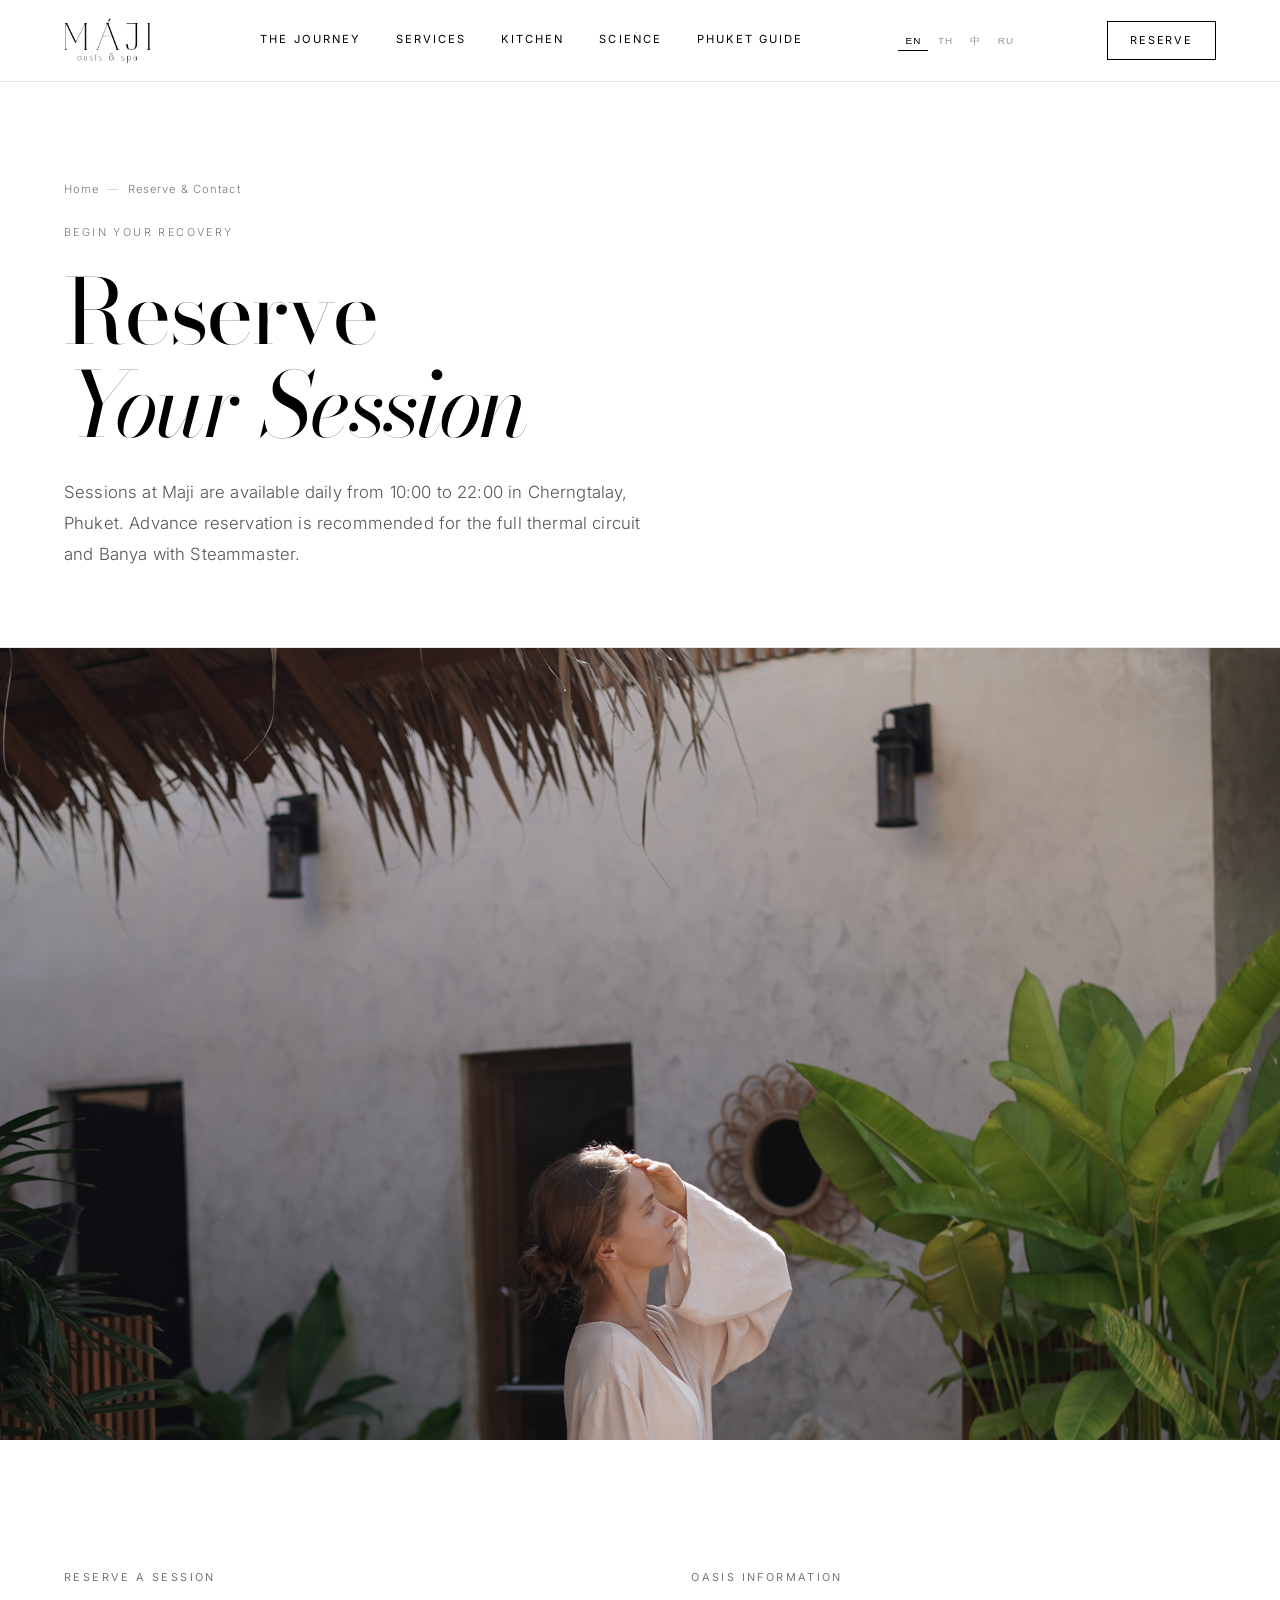
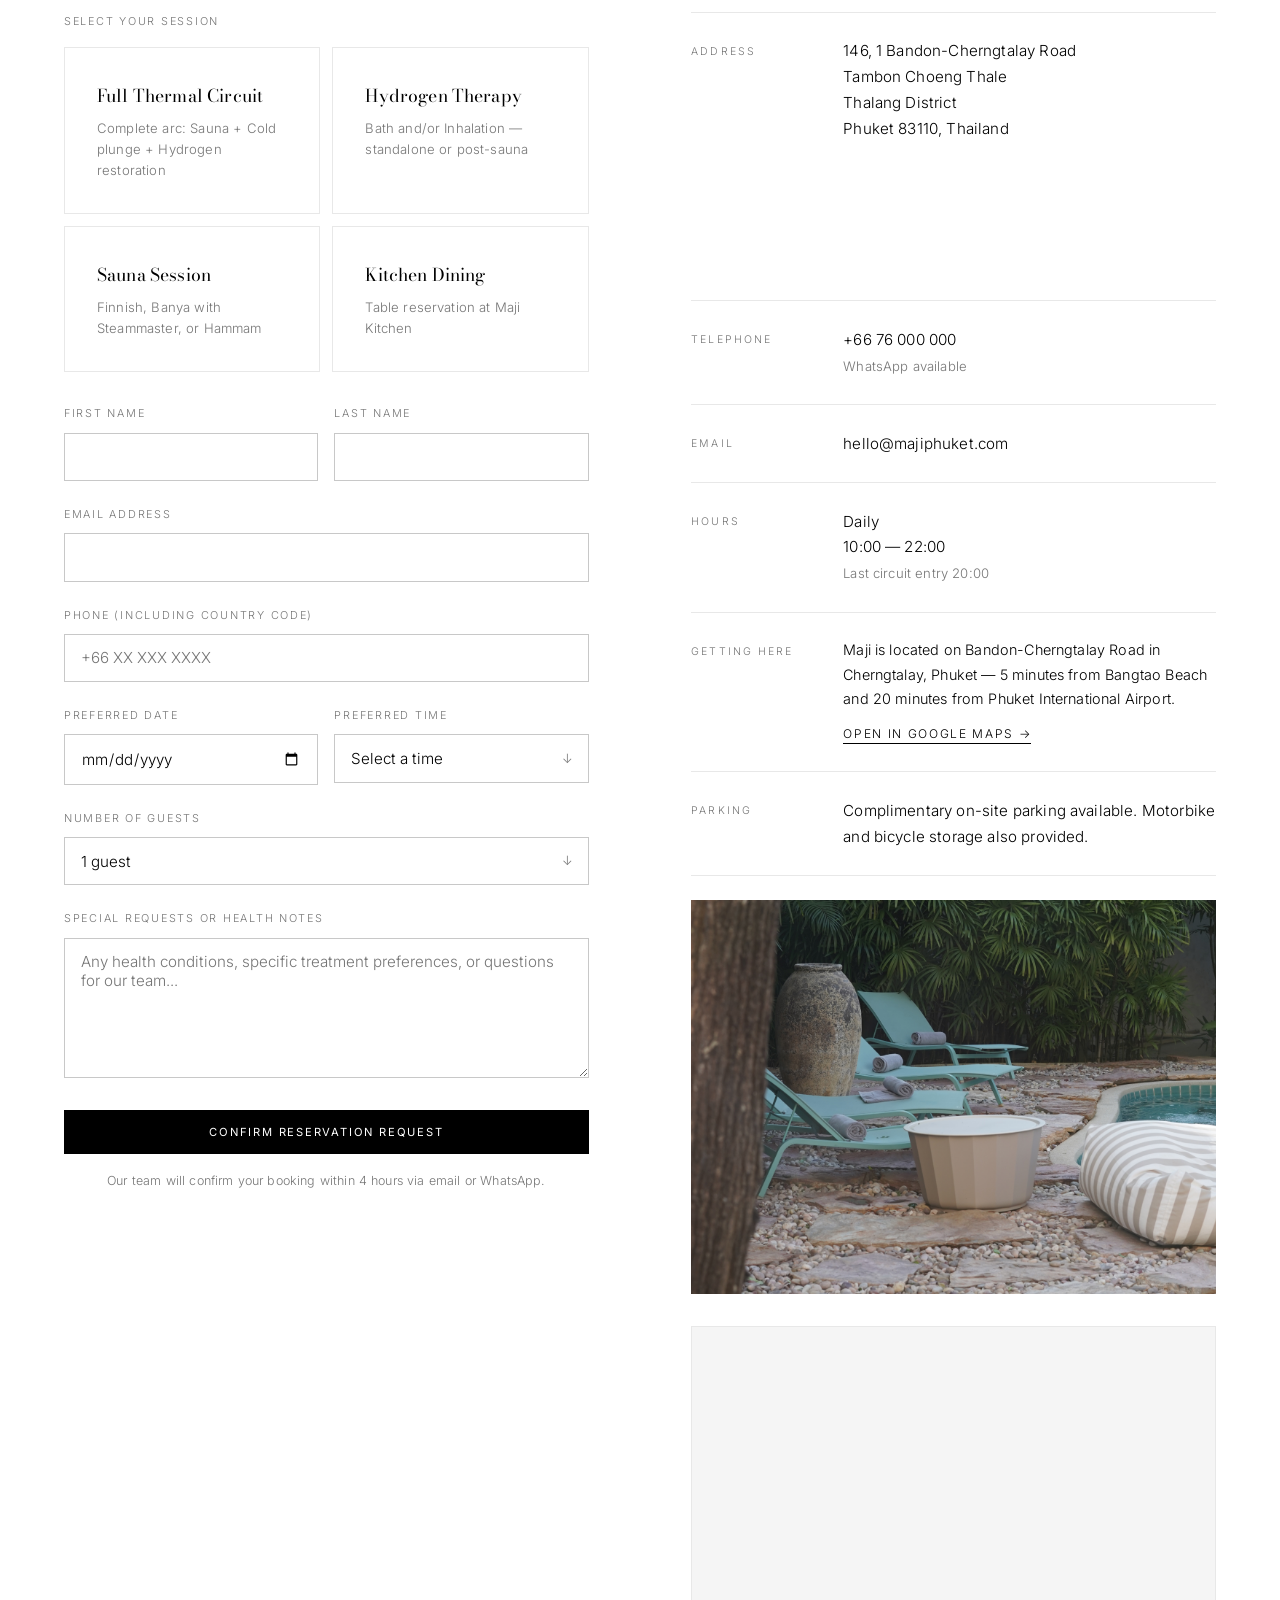
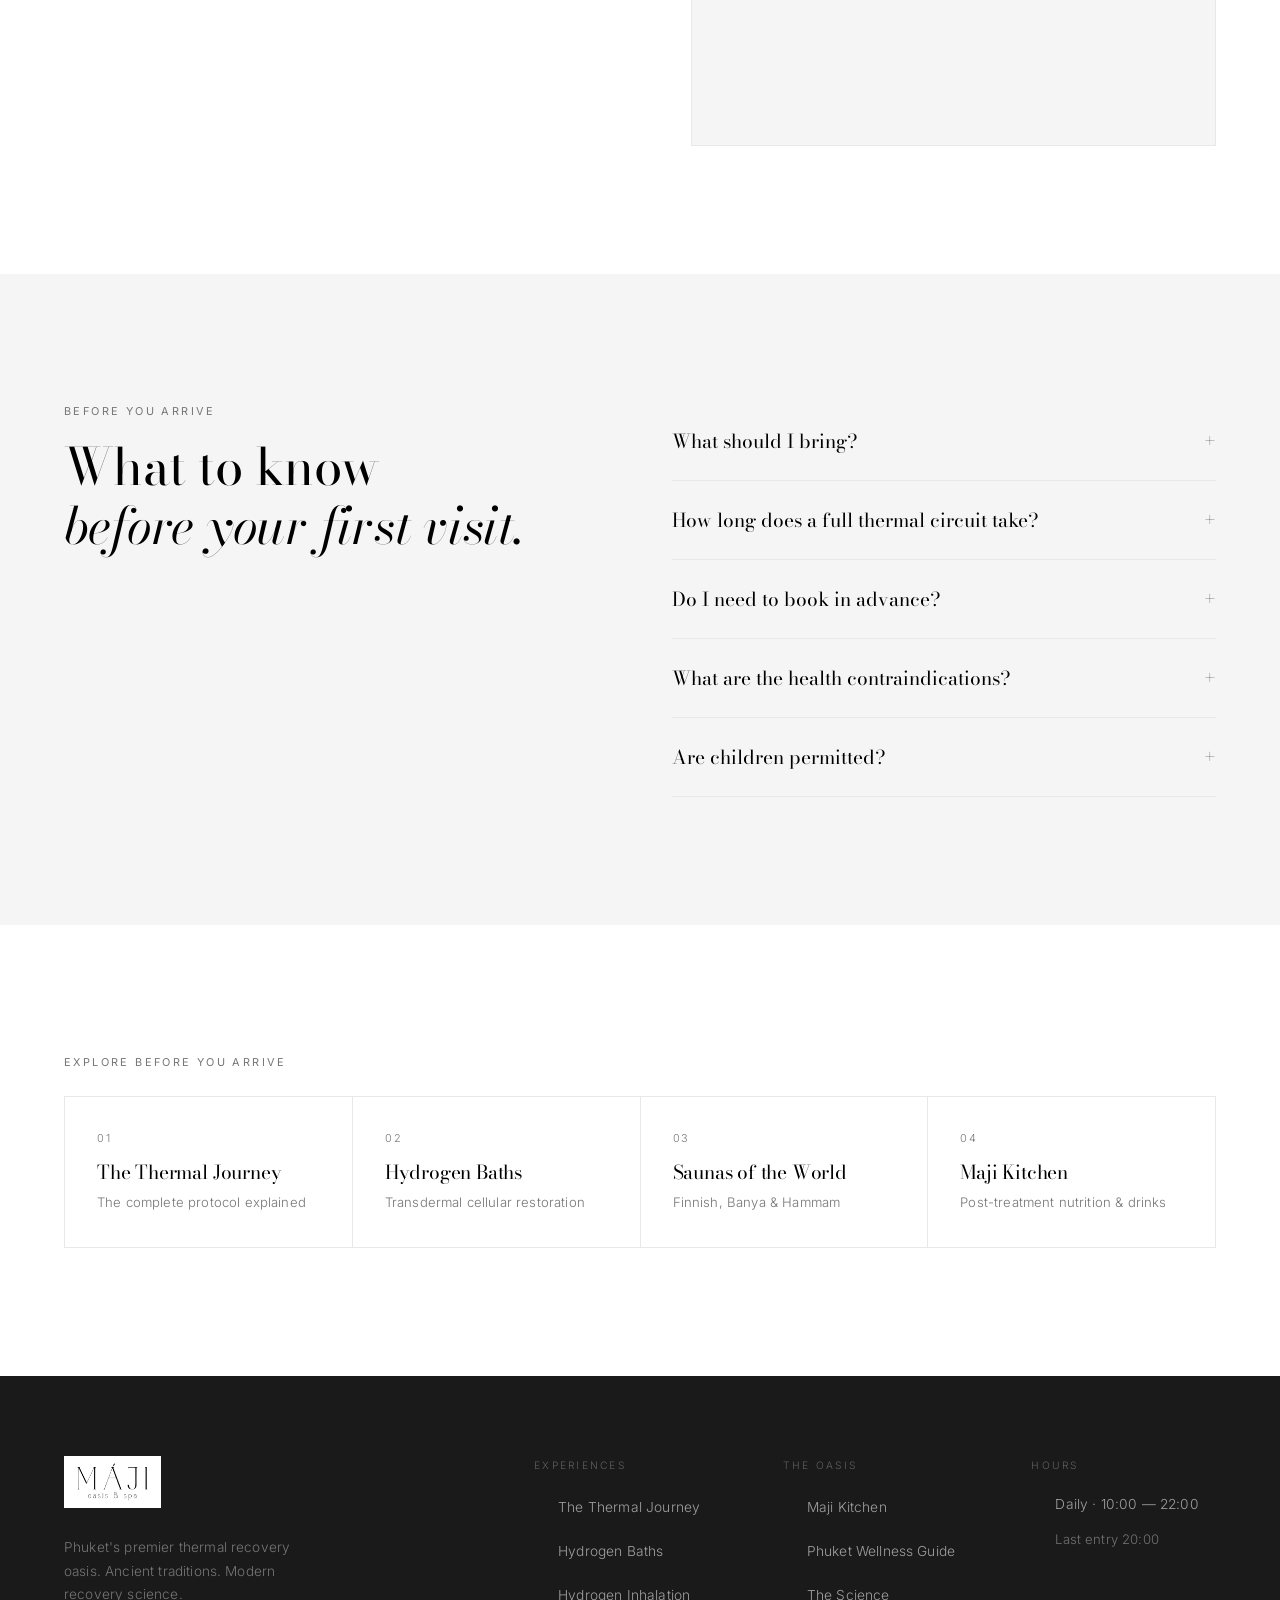
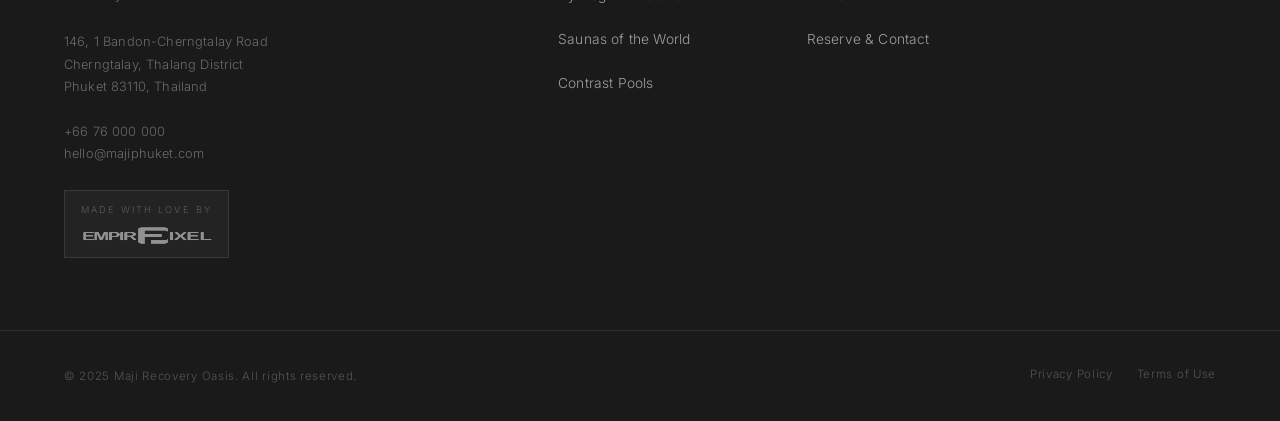
<file: contact.html>
﻿<!DOCTYPE html>
<html lang="en">
<head>
  <meta charset="UTF-8">
  <meta name="viewport" content="width=device-width, initial-scale=1.0">
  <title>Book Your Session — Maji Recovery Oasis, Cherngtalay Phuket | Reserve Now</title>
  <meta name="description" content="Reserve a session at Maji Recovery Oasis in Cherngtalay, Phuket. Book the thermal circuit, hydrogen baths, sauna, and Maji Kitchen. Open daily 10:00–22:00.">
  <link rel="canonical" href="https://majiphuket.com/contact">

  <meta property="og:title" content="Book Your Session — Maji Recovery Oasis, Phuket | Reserve Now">
  <meta property="og:description" content="Reserve the complete Maji thermal circuit — hydrogen baths, Finnish sauna, Russian Banya, Hammam, cold plunge, and Maji Kitchen. Cherngtalay, Phuket. Daily 10–22.">
  <meta property="og:url" content="https://majiphuket.com/contact">
  <meta property="og:type" content="website">

  <link rel="preconnect" href="https://fonts.googleapis.com">
  <link rel="preconnect" href="https://fonts.gstatic.com" crossorigin>
  <link href="https://fonts.googleapis.com/css2?family=Bodoni+Moda:ital,opsz,wght@0,6..96,200;0,6..96,300;0,6..96,400;1,6..96,200;1,6..96,300;1,6..96,400&family=Inter:wght@300;400;500&display=swap" rel="stylesheet">
  <link rel="stylesheet" href="assets/css/styles.css">

  <script type="application/ld+json">
  {
    "@context": "https://schema.org",
    "@graph": [
      {
        "@type": "WebPage",
        "@id": "https://majiphuket.com/contact#webpage",
        "url": "https://majiphuket.com/contact",
        "name": "Book Your Session — Maji Recovery Oasis, Phuket | Reserve Now",
        "isPartOf": { "@id": "https://majiphuket.com/#website" },
        "about": { "@id": "https://majiphuket.com/#spa" },
        "breadcrumb": {
          "@type": "BreadcrumbList",
          "itemListElement": [
            { "@type": "ListItem", "position": 1, "name": "Home", "item": "https://majiphuket.com/" },
            { "@type": "ListItem", "position": 2, "name": "Reserve &amp; Contact", "item": "https://majiphuket.com/contact" }
          ]
        }
      },
      {
        "@type": "ContactPage",
        "@id": "https://majiphuket.com/contact#contactpage",
        "url": "https://majiphuket.com/contact",
        "name": "Maji Recovery Oasis — Contact & Reservations",
        "mainEntity": { "@id": "https://majiphuket.com/#spa" }
      },
      {
        "@type": "LocalBusiness",
        "@id": "https://majiphuket.com/#spa",
        "name": "Maji Recovery Oasis",
        "url": "https://majiphuket.com/",
        "telephone": "+66-76-000-000",
        "email": "hello@majiphuket.com",
        "address": {
          "@type": "PostalAddress",
          "streetAddress": "146, 1 Bandon-Cherngtalay Road",
          "addressLocality": "Cherngtalay, Thalang District",
          "addressRegion": "Phuket",
          "postalCode": "83110",
          "addressCountry": "TH"
        },
        "geo": {
          "@type": "GeoCoordinates",
          "latitude": 8.0226,
          "longitude": 98.2973
        },
        "openingHoursSpecification": [
          {
            "@type": "OpeningHoursSpecification",
            "dayOfWeek": ["Monday","Tuesday","Wednesday","Thursday","Friday","Saturday","Sunday"],
            "opens": "10:00",
            "closes": "22:00"
          }
        ],
        "hasMap": "https://maps.google.com/?q=Cherngtalay,Phuket,Thailand"
      }
    ]
  }
  </script>

  <style>
    .session-type-card {
      border: 1px solid var(--border-light);
      padding: 2rem;
      cursor: pointer;
      transition: border-color var(--transition), background var(--transition);
      position: relative;
    }
    .session-type-card:hover { border-color: var(--black); }
    .session-type-card input[type="radio"] {
      position: absolute;
      opacity: 0;
      width: 100%; height: 100%;
      top: 0; left: 0;
      cursor: pointer;
      margin: 0;
    }
    .session-type-card.is-selected {
      border-color: var(--black);
      background: var(--off-white);
    }
    .session-type-card__title {
      font-family: var(--font-serif);
      font-size: 1.1rem;
      font-weight: 300;
      margin-bottom: 0.4rem;
    }
    .session-type-card__desc {
      font-size: 0.82rem;
      color: var(--text-muted);
      line-height: 1.6;
    }
  </style>
</head>
<body>

  <nav class="nav" role="navigation" aria-label="Main navigation">
    <div class="nav__inner">
      <a href="index.html" class="nav__logo"><img src="assets/images/maji-logo.png" alt="Maji Recovery Oasis" height="46" loading="eager"></a>
      <ul class="nav__links" role="list">
        <li><a href="thermal-journey.html" data-i18n="nav_journey">The Journey</a></li>
        <li class="dropdown">
          <a href="services/saunas.html" aria-haspopup="true" data-i18n="nav_services">Services</a>
          <ul class="dropdown-menu" role="list">
            <li><a href="services/hydrogen-baths.html" data-i18n="nav_h2_baths" data-i18n="footer_h2baths">Hydrogen Baths</a></li>
            <li><a href="services/hydrogen-inhalation.html" data-i18n="nav_h2_inhale" data-i18n="footer_h2inhale">Hydrogen Inhalation</a></li>
            <li><a href="services/saunas.html" data-i18n="nav_saunas" data-i18n="footer_saunas">Saunas of the World</a></li>
            <li><a href="services/pools.html" data-i18n="nav_pools" data-i18n="footer_pools">Contrast Pools</a></li>
          </ul>
        </li>
        <li><a href="dining.html" data-i18n="nav_kitchen">Kitchen</a></li>
        <li><a href="science.html" data-i18n="nav_science">Science</a></li>
        <li><a href="phuket-wellness-guide.html" data-i18n="nav_guide">Phuket Guide</a></li>
      </ul>
      <div class="nav__lang" aria-label="Select language"><button class="lang-btn" data-lang="en" aria-pressed="true">EN</button><button class="lang-btn" data-lang="th" aria-pressed="false">TH</button><button class="lang-btn" data-lang="zh" aria-pressed="false">中</button><button class="lang-btn" data-lang="ru" aria-pressed="false">RU</button></div>
      <a href="contact.html" class="nav__book" data-analytics-event="nav_book_click" data-i18n="nav_reserve">Reserve</a>
      <button class="nav__hamburger" aria-label="Open menu" aria-expanded="false">
        <span></span><span></span><span></span>
      </button>
    </div>
  </nav>

  <div class="nav__mobile" role="dialog" aria-label="Mobile navigation" aria-modal="true">
    <button class="nav__mobile-close" aria-label="Close menu">&times;</button>
    <a href="thermal-journey.html" data-i18n="nav_journey">The Journey</a>
    <a href="services/hydrogen-baths.html" data-i18n="nav_h2_baths" data-i18n="footer_h2baths">Hydrogen Baths</a>
    <a href="services/hydrogen-inhalation.html" data-i18n="nav_h2_inhale" data-i18n="footer_h2inhale">Hydrogen Inhalation</a>
    <a href="services/saunas.html" data-i18n="nav_saunas_short">Saunas</a>
    <a href="services/pools.html" data-i18n="nav_pools_short">Pools</a>
    <a href="dining.html" data-i18n="nav_kitchen">Kitchen</a>
    <a href="science.html" data-i18n="nav_science">Science</a>
    <a href="phuket-wellness-guide.html" data-i18n="nav_guide">Phuket Guide</a>
    <a href="contact.html">Reserve</a>
  </div>

  <main id="main-content">

    <!-- PAGE HEADER -->
    <header class="page-header" aria-labelledby="page-title">
      <div class="container">
        <nav aria-label="Breadcrumb" class="breadcrumb">
          <a href="index.html">Home</a>
          <span class="breadcrumb__sep" aria-hidden="true">—</span>
          <span data-i18n="contact_crumb">Reserve &amp; Contact</span>
        </nav>
        <span class="page-header__eyebrow" data-i18n="contact_eyebrow">Begin your recovery</span>
        <h1 id="page-title" class="page-header__title" data-i18n-html="contact_h1">
          Reserve<br><em>Your Session</em>
        </h1>
        <p class="page-header__subtitle" style="color:#555;">
          Sessions at Maji are available daily from 10:00 to 22:00 in Cherngtalay, Phuket. Advance reservation is recommended for the full thermal circuit and Banya with Steammaster.
        </p>
      </div>
    </header>

    <div class="photo-banner" aria-hidden="true"><img src="assets/images/DSC01129.jpg" alt="Maji Recovery Oasis courtyard and tropical garden" loading="lazy"></div>


    <!-- BOOKING & INFO SPLIT -->
    <section class="section" aria-labelledby="booking-section-heading">
      <div class="container">
        <div class="grid-2" style="gap:clamp(3rem,8vw,7rem); align-items:start;">

          <!-- BOOKING FORM -->
          <div>
            <span class="label" style="display:block; margin-bottom:1.5rem;" data-i18n="contact_form_label">Reserve a Session</span>
            <form
              id="booking-form"
              action="#"
              method="post"
              aria-labelledby="booking-section-heading"
              novalidate
            >

              <!-- Session Type Selection -->
              <fieldset style="border:none; padding:0; margin-bottom:2rem;">
                <legend style="font-size:0.68rem; letter-spacing:0.16em; text-transform:uppercase; color:var(--text-muted); margin-bottom:1rem; display:block;" data-i18n="contact_select_session">Select your session</legend>
                <div style="display:grid; grid-template-columns:1fr 1fr; gap:0.75rem;">
                  <label class="session-type-card" for="session-full">
                    <input type="radio" id="session-full" name="session_type" value="Full Thermal Circuit">
                    <div class="session-type-card__title">Full Thermal Circuit</div>
                    <div class="session-type-card__desc">Complete arc: Sauna + Cold plunge + Hydrogen restoration</div>
                  </label>
                  <label class="session-type-card" for="session-hydrogen">
                    <input type="radio" id="session-hydrogen" name="session_type" value="Hydrogen Therapy">
                    <div class="session-type-card__title">Hydrogen Therapy</div>
                    <div class="session-type-card__desc">Bath and/or Inhalation — standalone or post-sauna</div>
                  </label>
                  <label class="session-type-card" for="session-sauna">
                    <input type="radio" id="session-sauna" name="session_type" value="Sauna Only">
                    <div class="session-type-card__title">Sauna Session</div>
                    <div class="session-type-card__desc">Finnish, Banya with Steammaster, or Hammam</div>
                  </label>
                  <label class="session-type-card" for="session-dining">
                    <input type="radio" id="session-dining" name="session_type" value="Kitchen Dining">
                    <div class="session-type-card__title">Kitchen Dining</div>
                    <div class="session-type-card__desc">Table reservation at Maji Kitchen</div>
                  </label>
                </div>
              </fieldset>

              <div class="grid-2" style="gap:1rem; margin-bottom:0;">
                <div class="form-group">
                  <label class="form-label" for="first-name" data-i18n="contact_fname">First Name</label>
                  <input class="form-input" type="text" id="first-name" name="first_name" autocomplete="given-name" required>
                </div>
                <div class="form-group">
                  <label class="form-label" for="last-name" data-i18n="contact_lname">Last Name</label>
                  <input class="form-input" type="text" id="last-name" name="last_name" autocomplete="family-name" required>
                </div>
              </div>

              <div class="form-group">
                <label class="form-label" for="email" data-i18n="contact_email">Email Address</label>
                <input class="form-input" type="email" id="email" name="email" autocomplete="email" required>
              </div>

              <div class="form-group">
                <label class="form-label" for="phone" data-i18n="contact_phone">Phone (including country code)</label>
                <input class="form-input" type="tel" id="phone" name="phone" autocomplete="tel" placeholder="+66 XX XXX XXXX">
              </div>

              <div class="grid-2" style="gap:1rem;">
                <div class="form-group">
                  <label class="form-label" for="date" data-i18n="contact_date">Preferred Date</label>
                  <input class="form-input" type="date" id="date" name="date" required>
                </div>
                <div class="form-group">
                  <label class="form-label" for="time" data-i18n="contact_time">Preferred Time</label>
                  <div class="form-select-wrap">
                    <select class="form-select" id="time" name="time" required>
                      <option value="" disabled selected>Select a time</option>
                      <option value="10:00">10:00</option>
                      <option value="11:00">11:00</option>
                      <option value="12:00">12:00</option>
                      <option value="13:00">13:00</option>
                      <option value="14:00">14:00</option>
                      <option value="15:00">15:00</option>
                      <option value="16:00">16:00</option>
                      <option value="17:00">17:00</option>
                      <option value="18:00">18:00</option>
                      <option value="19:00">19:00</option>
                      <option value="20:00">20:00</option>
                    </select>
                  </div>
                </div>
              </div>

              <div class="form-group">
                <label class="form-label" for="guests" data-i18n="contact_guests">Number of Guests</label>
                <div class="form-select-wrap">
                  <select class="form-select" id="guests" name="guests">
                    <option value="1">1 guest</option>
                    <option value="2">2 guests</option>
                    <option value="3">3 guests</option>
                    <option value="4">4 guests</option>
                    <option value="5+">5+ guests</option>
                  </select>
                </div>
              </div>

              <div class="form-group">
                <label class="form-label" for="notes" data-i18n="contact_notes">Special requests or health notes</label>
                <textarea class="form-textarea" id="notes" name="notes" placeholder="Any health conditions, specific treatment preferences, or questions for our team..."></textarea>
              </div>

              <button
                type="submit"
                class="btn btn--dark"
                style="width:100%; justify-content:center;"
                data-analytics-event="booking_form_submit"
                data-analytics-label="Submit Reservation"
              >
                <span data-i18n="contact_submit">Confirm Reservation Request</span>
              </button>

              <p style="font-size:0.78rem; color:var(--text-muted); margin-top:1rem; text-align:center;">
                Our team will confirm your booking within 4 hours via email or WhatsApp.
              </p>
            </form>
          </div>

          <!-- CONTACT INFO -->
          <div>
            <span class="label" style="display:block; margin-bottom:1.5rem;" data-i18n="contact_info_label">Oasis Information</span>

            <div class="contact-info-block">
              <div class="contact-info-item">
                <span class="contact-info-item__label" data-i18n="contact_addr_label">Address</span>
                <address class="contact-info-item__value" style="font-style:normal;">
                  146, 1 Bandon-Cherngtalay Road<br>
                  Tambon Choeng Thale<br>
                  Thalang District<br>
                  Phuket 83110, Thailand
                </address>
        <a href="https://empirepixel.com" class="footer__ep-credit" target="_blank" rel="noopener noreferrer"><span class="footer__ep-credit__label" data-i18n="footer_ep_credit">Made with love by</span><img src="assets/images/empirepixel-logo.png" alt="Empire Pixel" height="19" loading="lazy"></a>
              </div>

              <div class="contact-info-item">
                <span class="contact-info-item__label" data-i18n="contact_tel_label">Telephone</span>
                <div class="contact-info-item__value">
                  <a href="tel:+6676000000" data-analytics-event="contact_phone_click" data-analytics-label="Phone Click">+66 76 000 000</a><br>
                  <span style="font-size:0.82rem; color:var(--text-muted);">WhatsApp available</span>
                </div>
              </div>

              <div class="contact-info-item">
                <span class="contact-info-item__label" data-i18n="contact_email_label">Email</span>
                <div class="contact-info-item__value">
                  <a href="mailto:hello@majiphuket.com" data-analytics-event="contact_email_click">hello@majiphuket.com</a>
                </div>
              </div>

              <div class="contact-info-item">
                <span class="contact-info-item__label" data-i18n="contact_hours_label">Hours</span>
                <div class="contact-info-item__value">
                  Daily<br>
                  10:00 — 22:00<br>
                  <span style="font-size:0.82rem; color:var(--text-muted);">Last circuit entry 20:00</span>
                </div>
              </div>

              <div class="contact-info-item">
                <span class="contact-info-item__label" data-i18n="contact_getting_here">Getting Here</span>
                <div class="contact-info-item__value">
                  <p style="font-size:0.9rem; line-height:1.7; margin-bottom:0.5rem;">Maji is located on Bandon-Cherngtalay Road in Cherngtalay, Phuket — 5 minutes from Bangtao Beach and 20 minutes from Phuket International Airport.</p>
                  <a href="https://maps.google.com/?q=146+1+Bandon-Cherngtalay+Rd,+Choeng+Thale,+Thalang+District,+Phuket+83110" target="_blank" rel="noopener noreferrer" style="font-size:0.75rem; letter-spacing:0.14em; text-transform:uppercase; border-bottom:1px solid currentColor; padding-bottom:2px;" data-analytics-event="contact_maps_click">Open in Google Maps →</a>
                </div>
              </div>

              <div class="contact-info-item">
                <span class="contact-info-item__label" data-i18n="contact_parking">Parking</span>
                <div class="contact-info-item__value">
                  Complimentary on-site parking available. Motorbike and bicycle storage also provided.
                </div>
              </div>
            </div>

            <!-- OASIS PHOTO -->
            <div class="photo-block photo-block--wide" style="margin-top:1.5rem; margin-bottom:1.5rem;">
              <img src="assets/images/DSC09452.jpg" alt="Maji Recovery Oasis outdoor relaxation terrace with contrast pools" loading="lazy">
            </div>

            <!-- MAP -->
            <div class="map-container" style="margin-top:2rem;">
              <iframe
                src="https://www.google.com/maps/embed?pb=!1m18!1m12!1m3!1d3951.0!2d98.2973!3d8.0226!2m3!1f0!2f0!3f0!3m2!1i1024!2i768!4f13.1!3m3!1m2!1s0x0%3A0x0!2zOCowMSczNi40Ik4gOTjCsDE3JzUwLjMiRQ!5e0!3m2!1sen!2sth!4v1700000000000!5m2!1sen!2sth"
                width="100%"
                height="420"
                style="border:0;"
                allowfullscreen=""
                loading="lazy"
                referrerpolicy="no-referrer-when-downgrade"
                title="Maji Recovery Oasis location map — Cherngtalay, Phuket"
                aria-label="Interactive map showing Maji Recovery Oasis location on Bandon-Cherngtalay Road, Phuket"
              ></iframe>
            </div>
          </div>

        </div>
      </div>
    </section>

    <!-- FREQUENTLY ASKED BOOKING QUESTIONS -->
    <section class="section section--subtle" aria-labelledby="booking-faq-heading">
      <div class="container">
        <div class="grid-2">
          <div>
            <span class="label" style="margin-bottom:1rem; display:block;">Before You Arrive</span>
            <h2 id="booking-faq-heading" style="font-weight:200; max-width:18ch;">
              What to know<br><em>before your first visit.</em>
            </h2>
          </div>
          <div>
            <div class="accordion__item">
              <button class="accordion__trigger" aria-expanded="false">
                What should I bring?
                <span class="accordion__icon" aria-hidden="true">+</span>
              </button>
              <div class="accordion__body">
                <div class="accordion__content">
                  Maji provides all towels, robes, and sandals for your session. Bring swimwear for the pools and hydrogen bath. If you intend to train before your session, bring a change of clothing. Lockers are provided for valuables. We recommend leaving jewellery at home as prolonged pool and sauna exposure can affect certain metals and stones.
                </div>
              </div>
            </div>

            <div class="accordion__item">
              <button class="accordion__trigger" aria-expanded="false">
                How long does a full thermal circuit take?
                <span class="accordion__icon" aria-hidden="true">+</span>
              </button>
              <div class="accordion__body">
                <div class="accordion__content">
                  Allow 2.5–3.5 hours for the complete Maji thermal circuit: 20 minutes in a sauna tradition, one to two cold plunge cycles, optional hot pool and Jacuzzi time (20–30 minutes), and a full 30–40 minute hydrogen bath or inhalation session. Those adding a Maji Kitchen meal should allow an additional 45–60 minutes.
                </div>
              </div>
            </div>

            <div class="accordion__item">
              <button class="accordion__trigger" aria-expanded="false">
                Do I need to book in advance?
                <span class="accordion__icon" aria-hidden="true">+</span>
              </button>
              <div class="accordion__body">
                <div class="accordion__content">
                  Walk-ins are welcome for solo visits to the pools, saunas, and Maji Kitchen. However, we strongly recommend advance reservation for the Russian Banya with Steammaster ritual, private hydrogen bath sessions, and group bookings of three or more guests. Peak hours — late afternoon and early evening from 16:00 to 20:00 — fill quickly.
                </div>
              </div>
            </div>

            <div class="accordion__item">
              <button class="accordion__trigger" aria-expanded="false">
                What are the health contraindications?
                <span class="accordion__icon" aria-hidden="true">+</span>
              </button>
              <div class="accordion__body">
                <div class="accordion__content">
                  Guests with uncontrolled high blood pressure, acute cardiovascular conditions, recent surgical procedures, pregnancy beyond 12 weeks, or acute inflammatory skin conditions should consult their physician before undertaking the full thermal circuit. Our team is trained to assist in modifying the protocol for guests with specific health conditions — please note this in your reservation request or speak with us on arrival.
                </div>
              </div>
            </div>

            <div class="accordion__item">
              <button class="accordion__trigger" aria-expanded="false">
                Are children permitted?
                <span class="accordion__icon" aria-hidden="true">+</span>
              </button>
              <div class="accordion__body">
                <div class="accordion__content">
                  Maji is designed as an adult wellness oasis. Guests must be 16 years or older to access the thermal circuit, sauna rooms, and cold plunge facilities. The Maji Kitchen restaurant is open to all ages. Guests aged 16–17 must be accompanied by a consenting adult for all thermal treatments.
                </div>
              </div>
            </div>
          </div>
        </div>
      </div>
    </section>

    <!-- SERVICES QUICK LINKS -->
    <section class="section" aria-labelledby="quick-links-heading">
      <div class="container">
        <span class="label" style="display:block; margin-bottom:1.5rem;">Explore Before You Arrive</span>
        <div class="grid-4" style="gap:1px; background:var(--border-light); border:1px solid var(--border-light);">
          <a href="thermal-journey.html" style="background:var(--white); padding:2rem; display:block; text-decoration:none;" data-analytics-event="contact_quick_link" data-analytics-label="Thermal Journey">
            <p style="font-size:0.68rem; letter-spacing:0.18em; text-transform:uppercase; color:var(--text-muted); margin-bottom:0.75rem;">01</p>
            <h3 style="font-family:'Bodoni Moda',serif; font-weight:300; font-size:1.2rem; margin-bottom:0.5rem;">The Thermal Journey</h3>
            <p style="font-size:0.82rem; color:var(--text-muted);">The complete protocol explained</p>
          </a>
          <a href="services/hydrogen-baths.html" style="background:var(--white); padding:2rem; display:block; text-decoration:none;" data-analytics-event="contact_quick_link" data-analytics-label="Hydrogen Baths">
            <p style="font-size:0.68rem; letter-spacing:0.18em; text-transform:uppercase; color:var(--text-muted); margin-bottom:0.75rem;">02</p>
            <h3 style="font-family:'Bodoni Moda',serif; font-weight:300; font-size:1.2rem; margin-bottom:0.5rem;">Hydrogen Baths</h3>
            <p style="font-size:0.82rem; color:var(--text-muted);">Transdermal cellular restoration</p>
          </a>
          <a href="services/saunas.html" style="background:var(--white); padding:2rem; display:block; text-decoration:none;" data-analytics-event="contact_quick_link" data-analytics-label="Saunas">
            <p style="font-size:0.68rem; letter-spacing:0.18em; text-transform:uppercase; color:var(--text-muted); margin-bottom:0.75rem;">03</p>
            <h3 style="font-family:'Bodoni Moda',serif; font-weight:300; font-size:1.2rem; margin-bottom:0.5rem;">Saunas of the World</h3>
            <p style="font-size:0.82rem; color:var(--text-muted);">Finnish, Banya &amp; Hammam</p>
          </a>
          <a href="dining.html" style="background:var(--white); padding:2rem; display:block; text-decoration:none;" data-analytics-event="contact_quick_link" data-analytics-label="Kitchen">
            <p style="font-size:0.68rem; letter-spacing:0.18em; text-transform:uppercase; color:var(--text-muted); margin-bottom:0.75rem;">04</p>
            <h3 style="font-family:'Bodoni Moda',serif; font-weight:300; font-size:1.2rem; margin-bottom:0.5rem;">Maji Kitchen</h3>
            <p style="font-size:0.82rem; color:var(--text-muted);">Post-treatment nutrition &amp; drinks</p>
          </a>
        </div>
      </div>
    </section>

  </main>

  <footer role="contentinfo">
    <div class="footer__top">
      <div>
        <div class="footer__logo-wrap"><img src="assets/images/maji-logo.png" alt="Maji Recovery Oasis" height="38" loading="lazy"></div>
        <p class="footer__tagline" data-i18n="footer_tagline">Phuket's premier thermal recovery oasis. Ancient traditions. Modern recovery science.</p>
        <address class="footer__address">
          146, 1 Bandon-Cherngtalay Road<br>
          Cherngtalay, Thalang District<br>
          Phuket 83110, Thailand<br><br>
          <a href="tel:+6676000000">+66 76 000 000</a><br>
          <a href="mailto:hello@majiphuket.com">hello@majiphuket.com</a>
        </address>
        <a href="https://empirepixel.com" class="footer__ep-credit" target="_blank" rel="noopener noreferrer"><span class="footer__ep-credit__label" data-i18n="footer_ep_credit">Made with love by</span><img src="assets/images/empirepixel-logo.png" alt="Empire Pixel" height="19" loading="lazy"></a>
      </div>
      <div>
        <span class="footer__col-title" data-i18n="footer_experiences">Experiences</span>
        <ul class="footer__links">
          <li><a href="thermal-journey.html" data-i18n="footer_thermal">The Thermal Journey</a></li>
          <li><a href="services/hydrogen-baths.html" data-i18n="nav_h2_baths" data-i18n="footer_h2baths">Hydrogen Baths</a></li>
          <li><a href="services/hydrogen-inhalation.html" data-i18n="nav_h2_inhale" data-i18n="footer_h2inhale">Hydrogen Inhalation</a></li>
          <li><a href="services/saunas.html" data-i18n="nav_saunas" data-i18n="footer_saunas">Saunas of the World</a></li>
          <li><a href="services/pools.html" data-i18n="nav_pools" data-i18n="footer_pools">Contrast Pools</a></li>
        </ul>
      </div>
      <div>
        <span class="footer__col-title" data-i18n="footer_oasis">The Oasis</span>
        <ul class="footer__links">
          <li><a href="dining.html" data-i18n="footer_kitchen">Maji Kitchen</a></li>
          <li><a href="phuket-wellness-guide.html" data-i18n="footer_phuket_guide">Phuket Wellness Guide</a></li>
          <li><a href="science.html" data-i18n="footer_science">The Science</a></li>
          <li><a href="contact.html" data-i18n="footer_contact">Reserve &amp; Contact</a></li>
        </ul>
      </div>
      <div>
        <span class="footer__col-title" data-i18n="footer_hours_title">Hours</span>
        <ul class="footer__links" style="gap:0.4rem;">
          <li style="color:rgba(255,255,255,0.58); font-size:0.86rem;" data-i18n="footer_daily">Daily · 10:00 — 22:00</li>
          <li style="color:rgba(255,255,255,0.38); font-size:0.82rem;">Last entry 20:00</li>
        </ul>
      </div>
    </div>
    <div class="footer__bottom">
      <p class="footer__copy" data-i18n="footer_copyright">&copy; 2025 Maji Recovery Oasis. All rights reserved.</p>
      <ul class="footer__legal">
        <li><a href="#" data-i18n="footer_privacy">Privacy Policy</a></li>
        <li><a href="#" data-i18n="footer_terms">Terms of Use</a></li>
      </ul>
    </div>
  </footer>

  <script src="assets/js/main.js" defer></script>
  <script src="assets/js/i18n.js" defer></script>
  <script>
    // Session type card interactive selection
    document.querySelectorAll('.session-type-card input[type="radio"]').forEach(radio => {
      radio.addEventListener('change', function() {
        document.querySelectorAll('.session-type-card').forEach(c => c.classList.remove('is-selected'));
        this.closest('.session-type-card').classList.add('is-selected');
      });
    });

    // Form submission handler
    const form = document.getElementById('booking-form');
    if (form) {
      form.addEventListener('submit', function(e) {
        e.preventDefault();
        window.majiTrack && window.majiTrack('booking_form_submitted', {
          session_type: document.querySelector('input[name="session_type"]:checked')?.value || 'not selected',
          guests: document.getElementById('guests')?.value,
          date: document.getElementById('date')?.value,
        });
        // Show confirmation (replace with real backend)
        const btn = form.querySelector('button[type="submit"]');
        btn.textContent = 'Reservation Received — We will confirm shortly.';
        btn.disabled = true;
        btn.style.opacity = '0.7';
      });
    }
  </script>
</body>
</html>
</file>
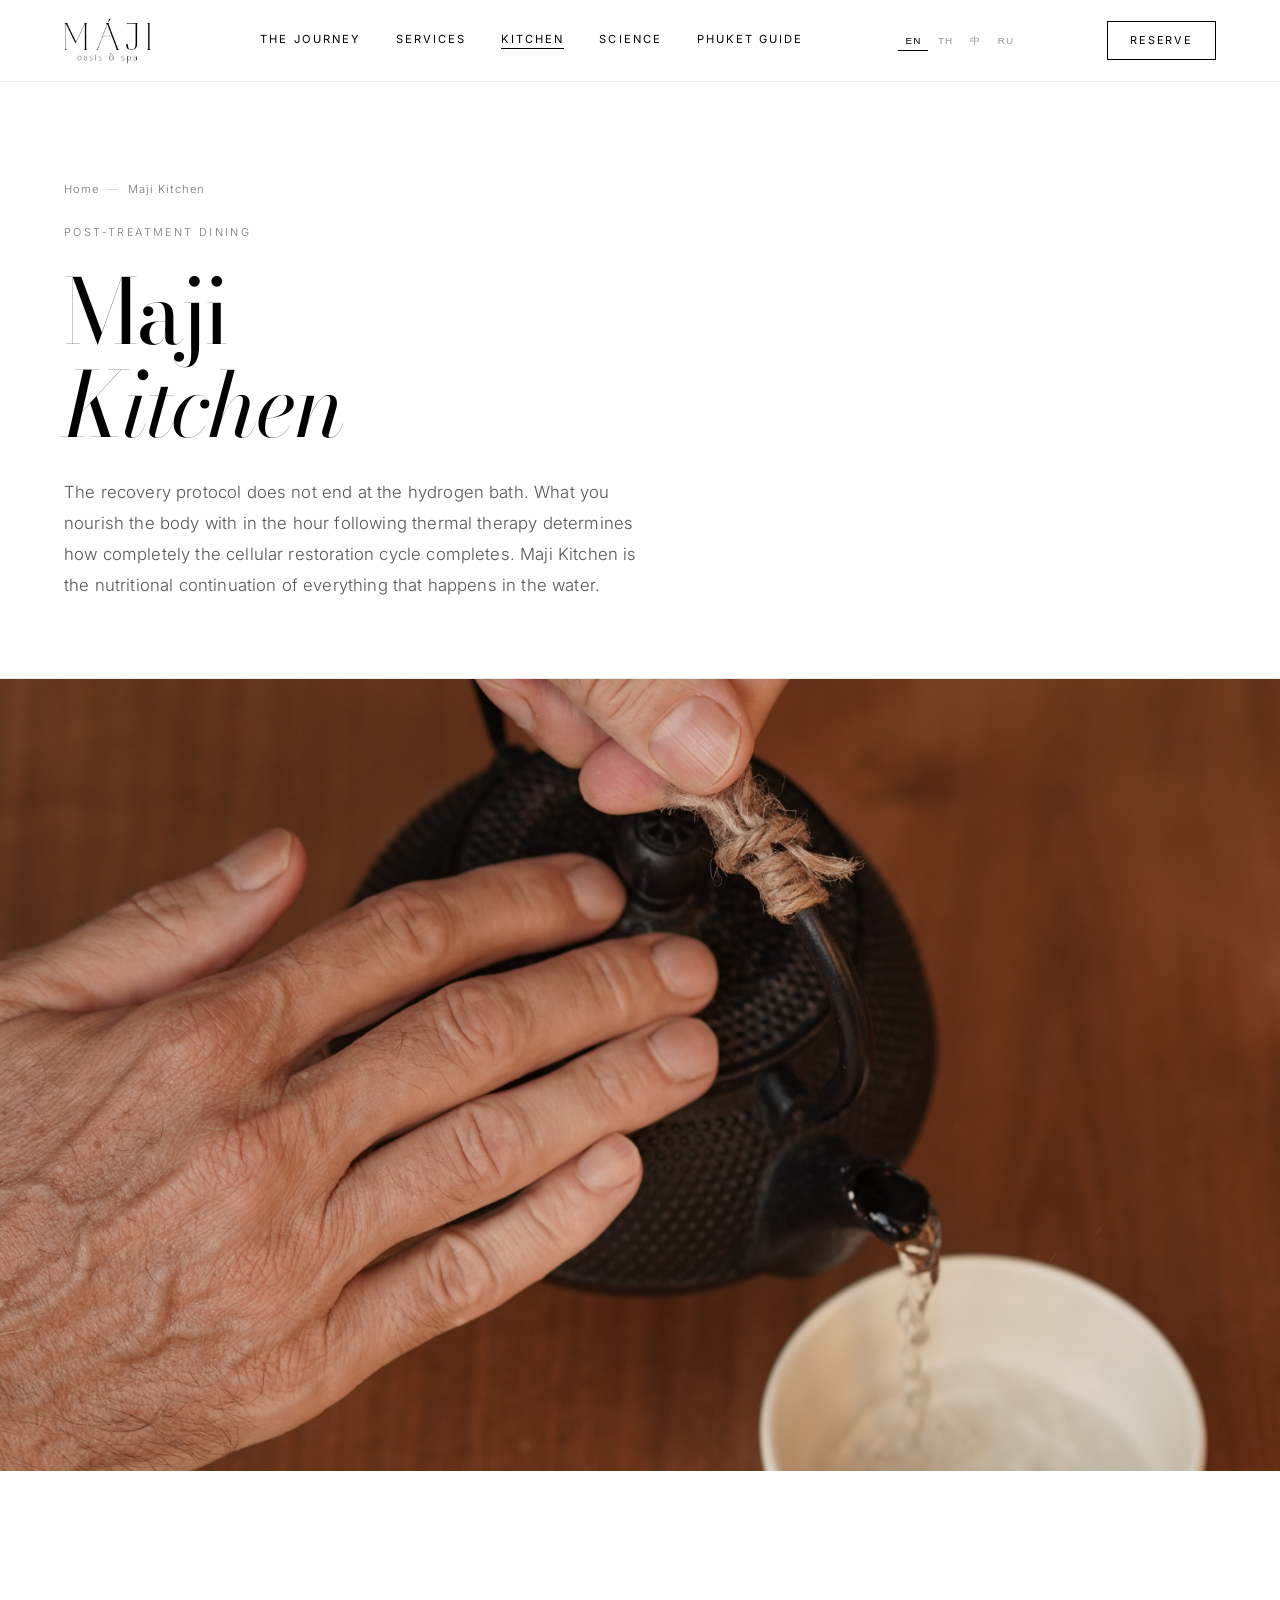
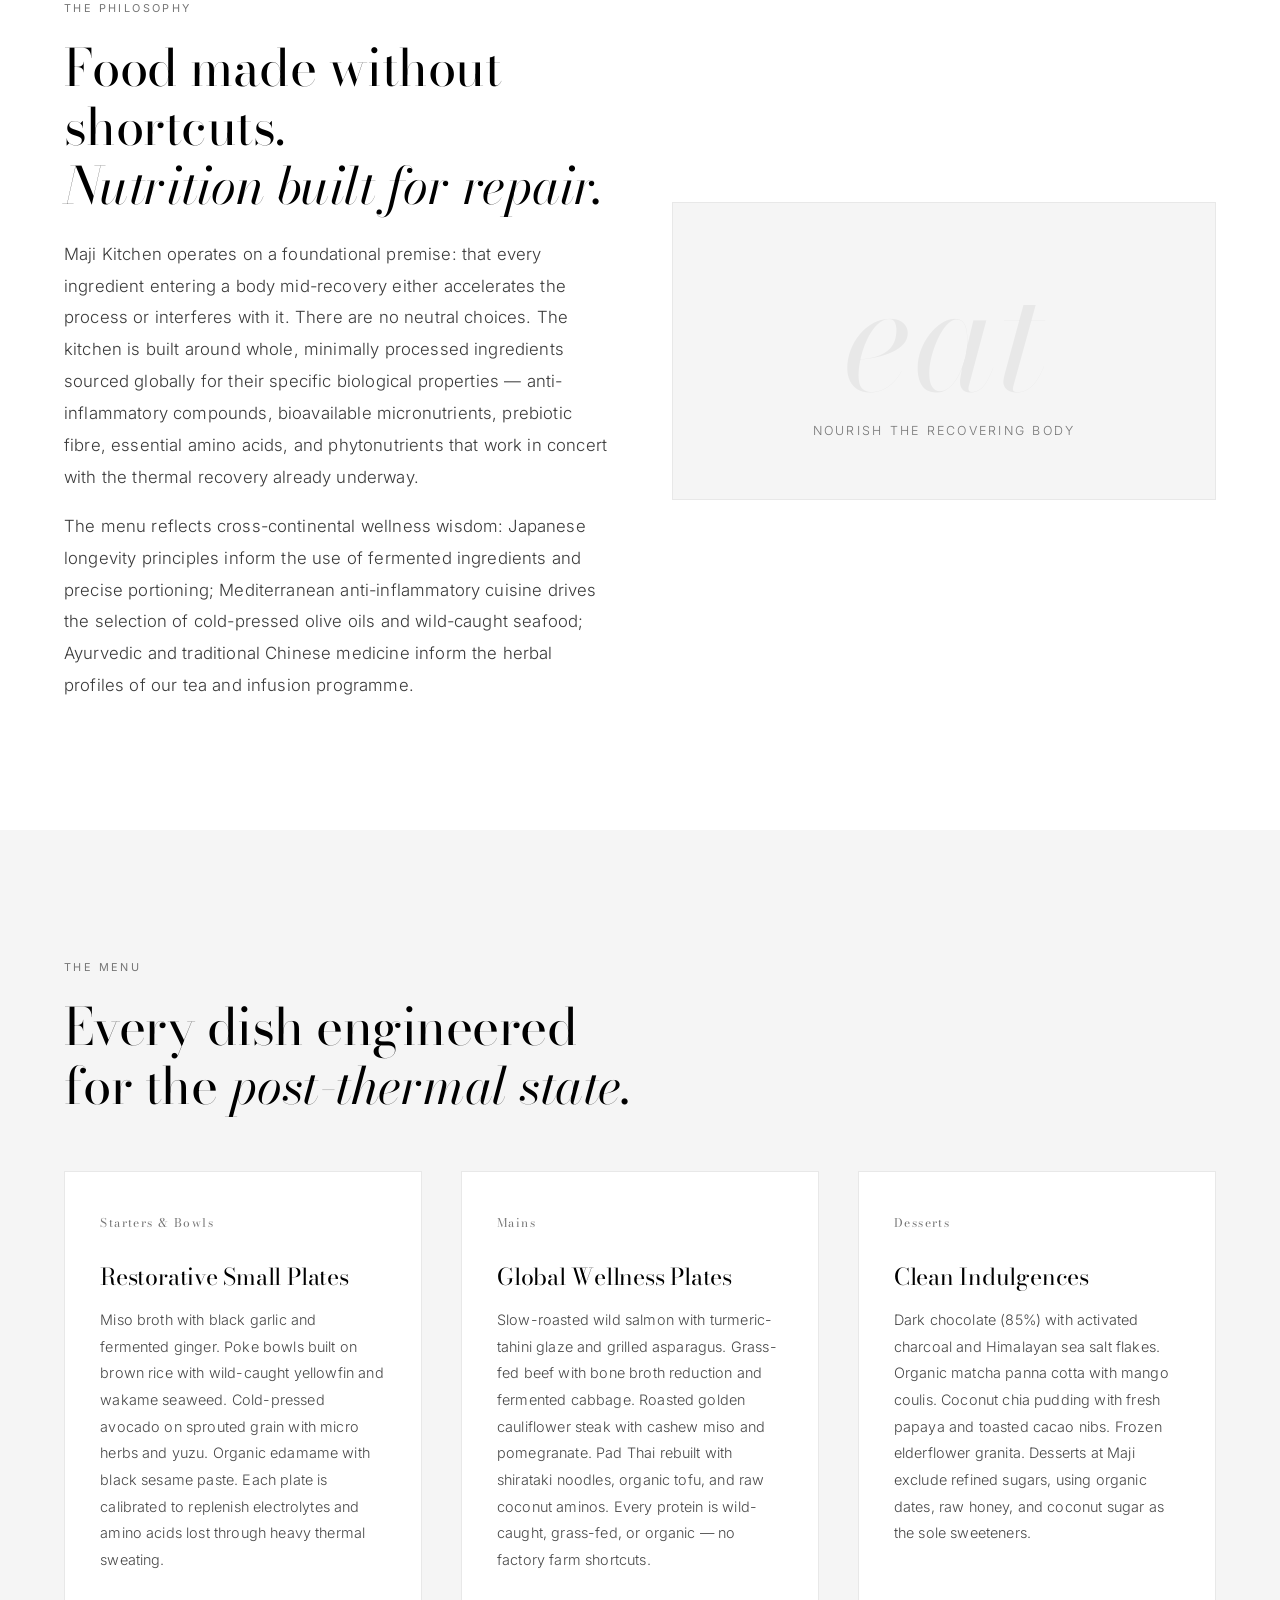
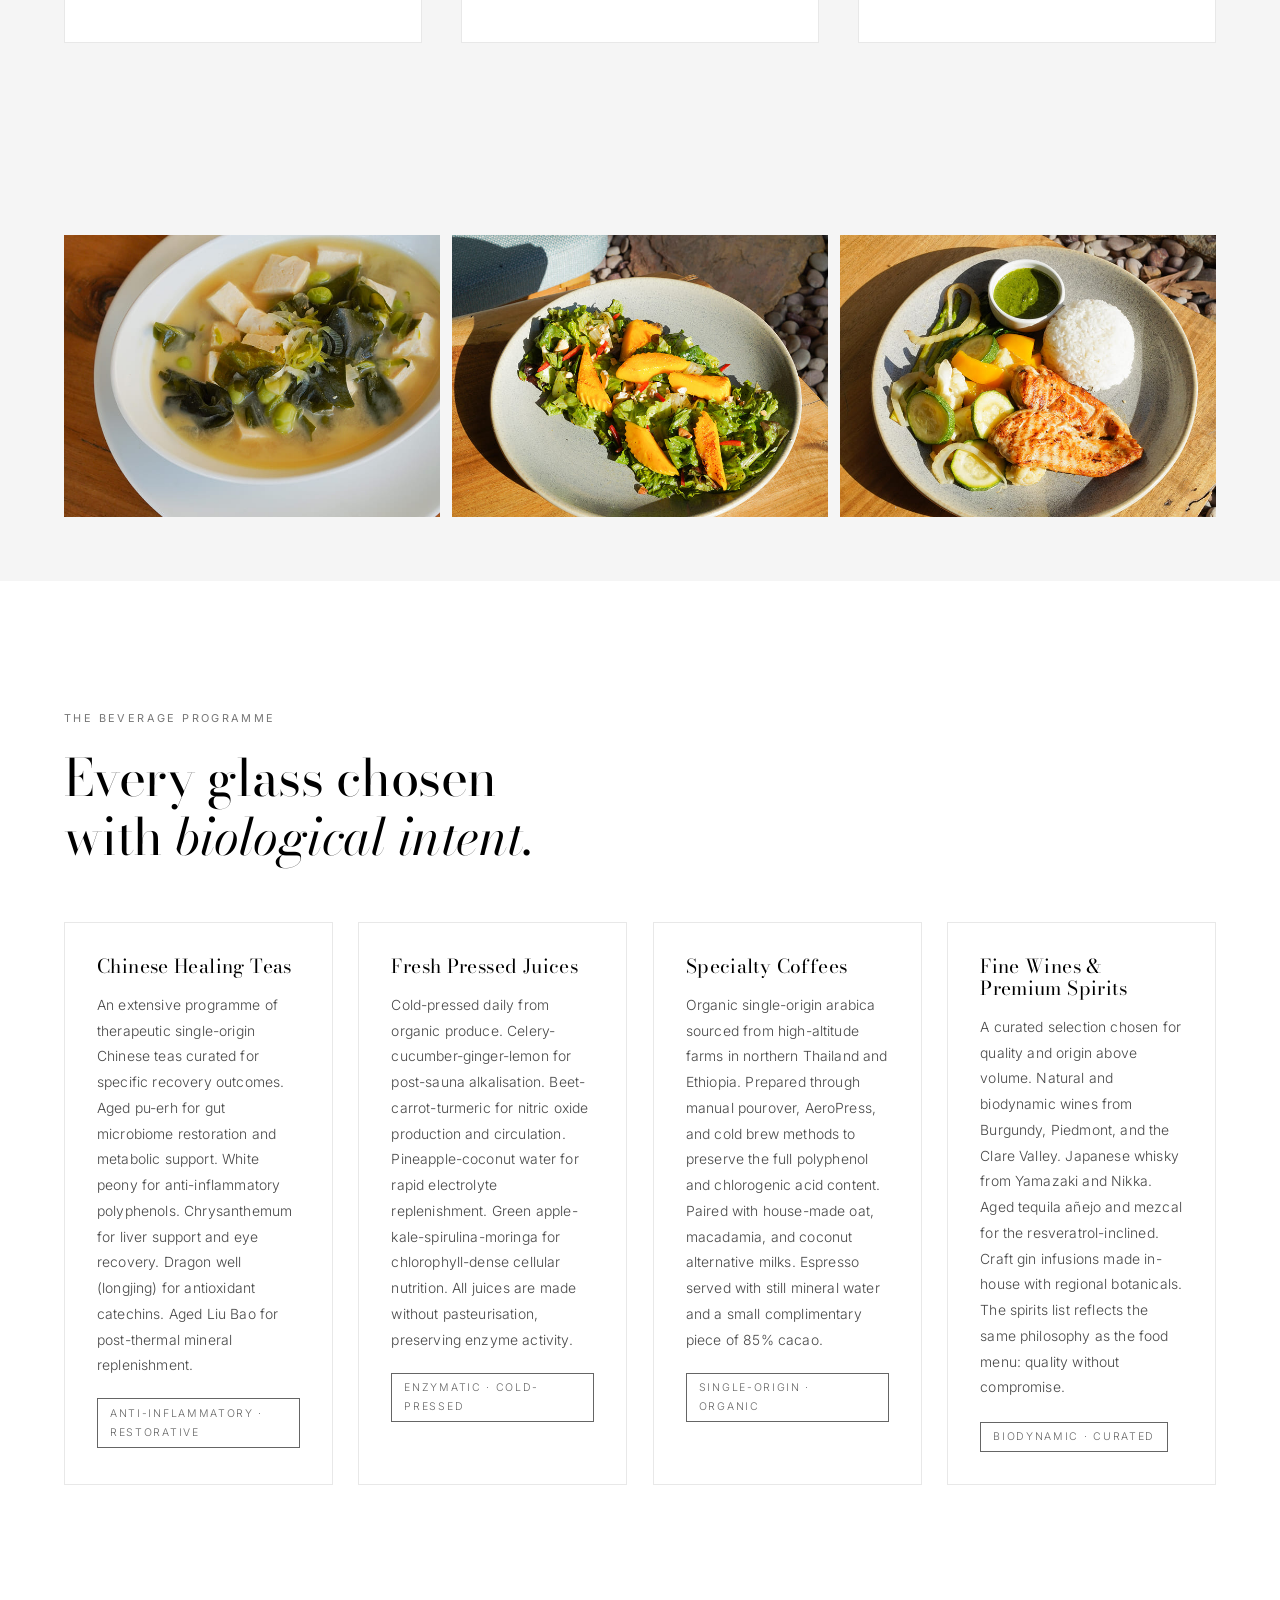
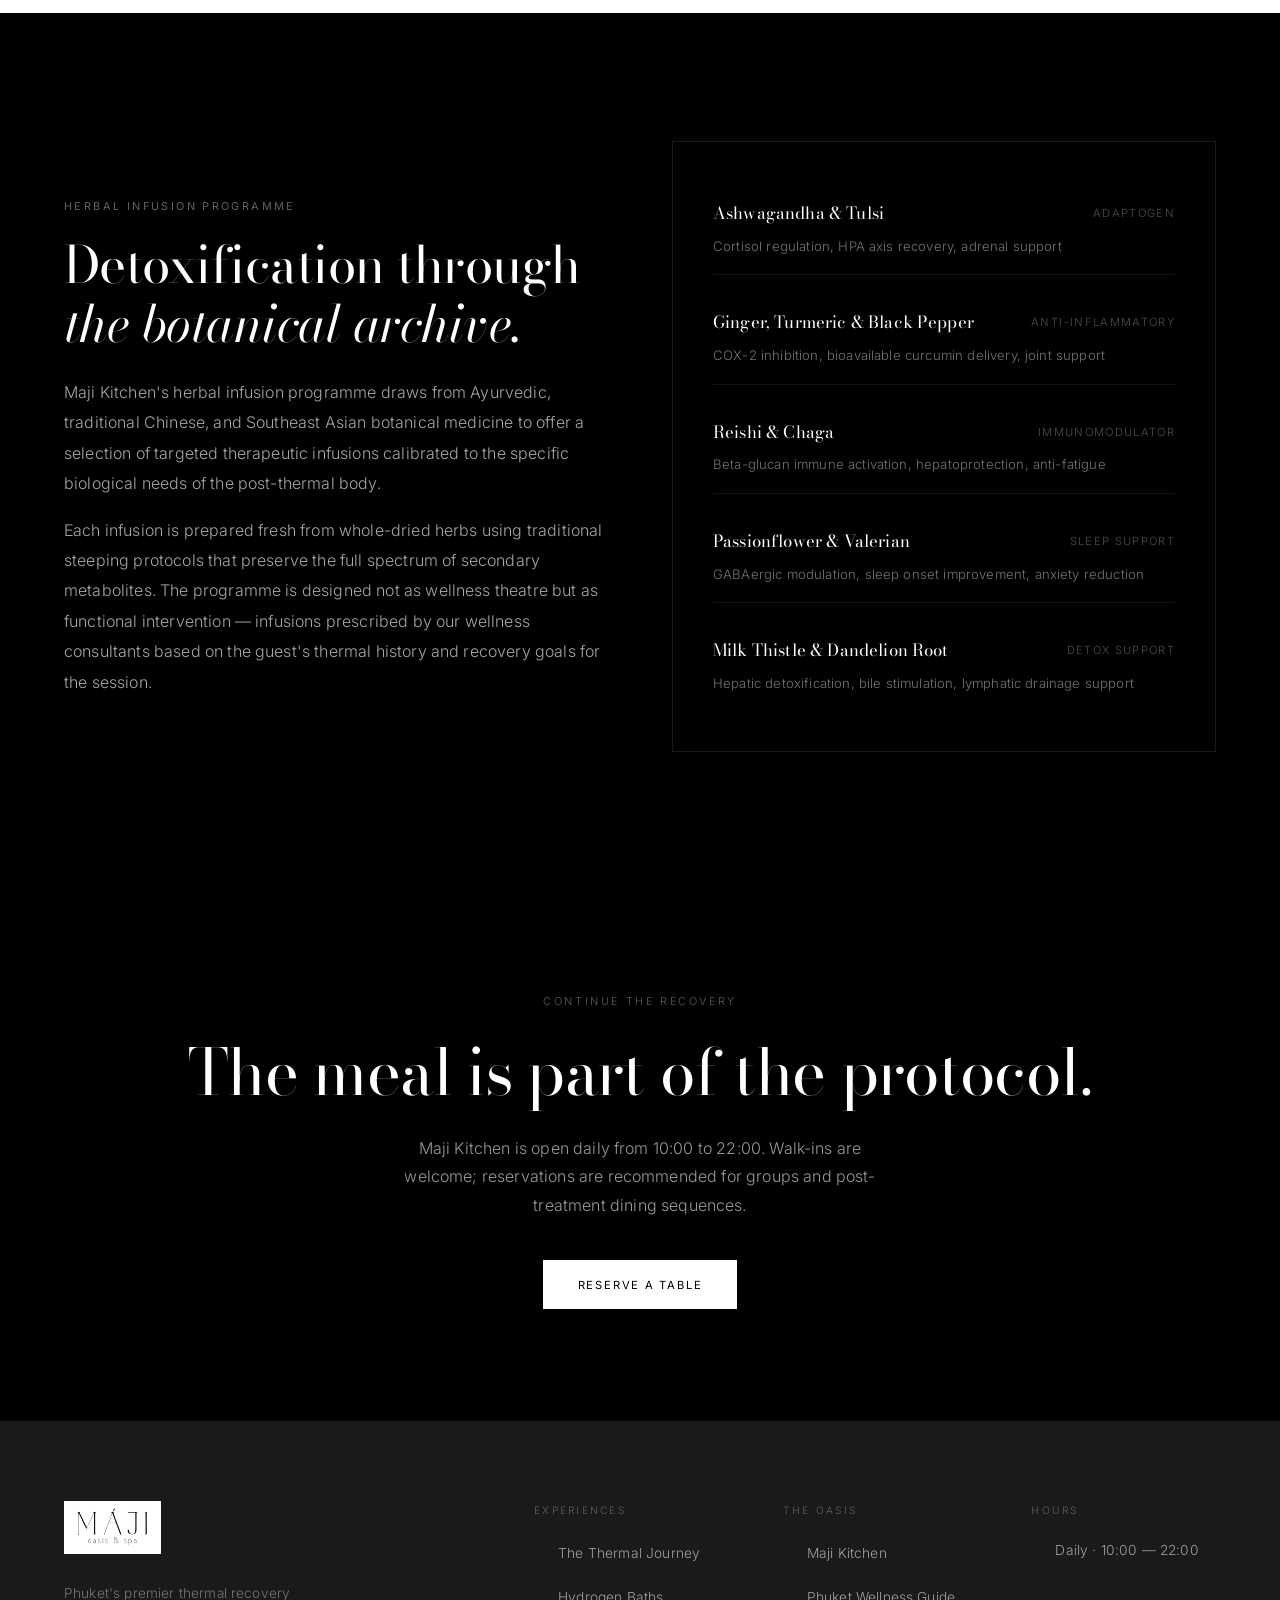
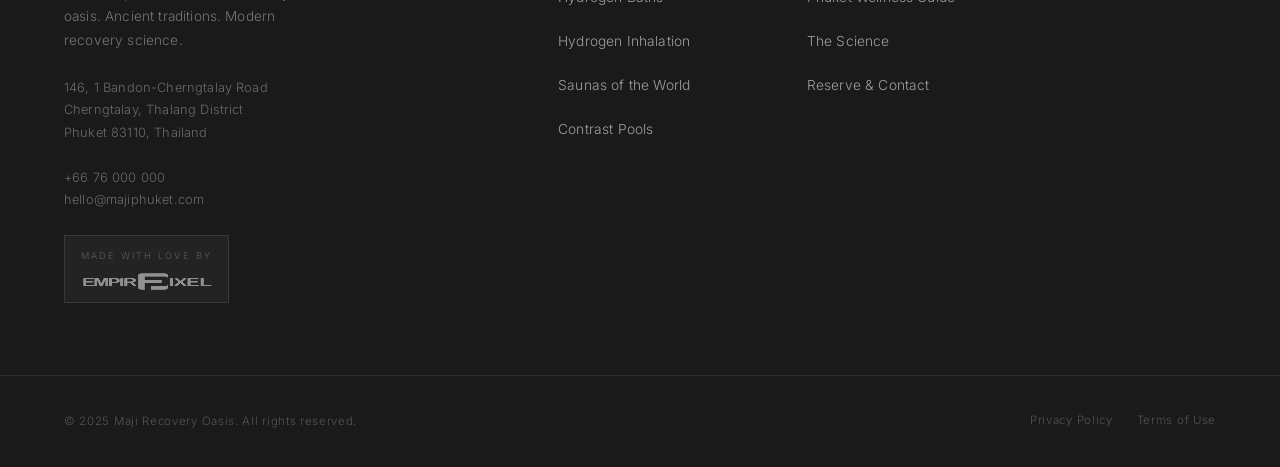
<file: dining.html>
﻿<!DOCTYPE html>
<html lang="en">
<head>
  <meta charset="UTF-8">
  <meta name="viewport" content="width=device-width, initial-scale=1.0">
  <title>Maji Kitchen — Post-Treatment Wellness Dining &amp; Recovery Nutrition | Phuket</title>
  <meta name="description" content="Maji Kitchen extends the recovery protocol through the plate. Global wellness dishes, therapeutic Chinese teas, fresh-pressed juices, specialty coffees, and curated wines at Maji Phuket.">
  <link rel="canonical" href="https://majiphuket.com/dining">

  <meta property="og:title" content="Maji Kitchen — Post-Treatment Wellness Dining & Recovery Nutrition | Phuket">
  <meta property="og:description" content="Cross-continental wellness cuisine, therapeutic Chinese teas, fresh-pressed juices, and curated wines. The nutritional arm of the Maji recovery protocol.">
  <meta property="og:url" content="https://majiphuket.com/dining">
  <meta property="og:type" content="restaurant">

  <link rel="preconnect" href="https://fonts.googleapis.com">
  <link rel="preconnect" href="https://fonts.gstatic.com" crossorigin>
  <link href="https://fonts.googleapis.com/css2?family=Bodoni+Moda:ital,opsz,wght@0,6..96,200;0,6..96,300;0,6..96,400;1,6..96,200;1,6..96,300;1,6..96,400&family=Inter:wght@300;400;500&display=swap" rel="stylesheet">
  <link rel="stylesheet" href="assets/css/styles.css">

  <script type="application/ld+json">
  {
    "@context": "https://schema.org",
    "@graph": [
      {
        "@type": "WebPage",
        "@id": "https://majiphuket.com/dining#webpage",
        "url": "https://majiphuket.com/dining",
        "name": "Maji Kitchen — Post-Treatment Wellness Dining & Recovery Nutrition | Phuket",
        "isPartOf": { "@id": "https://majiphuket.com/#website" },
        "breadcrumb": {
          "@type": "BreadcrumbList",
          "itemListElement": [
            { "@type": "ListItem", "position": 1, "name": "Home", "item": "https://majiphuket.com/" },
            { "@type": "ListItem", "position": 2, "name": "Maji Kitchen", "item": "https://majiphuket.com/dining" }
          ]
        }
      },
      {
        "@type": "Restaurant",
        "@id": "https://majiphuket.com/dining#restaurant",
        "name": "Maji Kitchen",
        "parentOrganization": { "@id": "https://majiphuket.com/#organization" },
        "description": "Maji Kitchen is the post-treatment dining destination at Maji Recovery Oasis in Phuket. Serving global wellness cuisine, therapeutic Chinese teas, fresh-pressed juices, specialty coffees, herbal infusions, and a curated selection of fine wines and premium spirits.",
        "url": "https://majiphuket.com/dining",
        "servesCuisine": ["Wellness", "International", "Asian", "Mediterranean"],
        "address": {
          "@type": "PostalAddress",
          "streetAddress": "146, 1 Bandon-Cherngtalay Road",
          "addressLocality": "Cherngtalay, Thalang District",
          "addressRegion": "Phuket",
          "postalCode": "83110",
          "addressCountry": "TH"
        },
        "openingHoursSpecification": [
          {
            "@type": "OpeningHoursSpecification",
            "dayOfWeek": ["Monday","Tuesday","Wednesday","Thursday","Friday","Saturday","Sunday"],
            "opens": "10:00",
            "closes": "22:00"
          }
        ],
        "priceRange": "฿฿฿",
        "hasMenu": "https://majiphuket.com/dining#menu"
      }
    ]
  }
  </script>
</head>
<body>

  <nav class="nav" role="navigation" aria-label="Main navigation">
    <div class="nav__inner">
      <a href="index.html" class="nav__logo"><img src="assets/images/maji-logo.png" alt="Maji Recovery Oasis" height="46" loading="eager"></a>
      <ul class="nav__links" role="list">
        <li><a href="thermal-journey.html" data-i18n="nav_journey">The Journey</a></li>
        <li class="dropdown">
          <a href="services/saunas.html" aria-haspopup="true" data-i18n="nav_services">Services</a>
          <ul class="dropdown-menu" role="list">
            <li><a href="services/hydrogen-baths.html" data-i18n="nav_h2_baths" data-i18n="footer_h2baths">Hydrogen Baths</a></li>
            <li><a href="services/hydrogen-inhalation.html" data-i18n="nav_h2_inhale" data-i18n="footer_h2inhale">Hydrogen Inhalation</a></li>
            <li><a href="services/saunas.html" data-i18n="nav_saunas" data-i18n="footer_saunas">Saunas of the World</a></li>
            <li><a href="services/pools.html" data-i18n="nav_pools" data-i18n="footer_pools">Contrast Pools</a></li>
          </ul>
        </li>
        <li><a href="dining.html" data-i18n="nav_kitchen">Kitchen</a></li>
        <li><a href="science.html" data-i18n="nav_science">Science</a></li>
        <li><a href="phuket-wellness-guide.html" data-i18n="nav_guide">Phuket Guide</a></li>
      </ul>
      <div class="nav__lang" aria-label="Select language"><button class="lang-btn" data-lang="en" aria-pressed="true">EN</button><button class="lang-btn" data-lang="th" aria-pressed="false">TH</button><button class="lang-btn" data-lang="zh" aria-pressed="false">中</button><button class="lang-btn" data-lang="ru" aria-pressed="false">RU</button></div>
      <a href="contact.html" class="nav__book" data-analytics-event="nav_book_click" data-i18n="nav_reserve">Reserve</a>
      <button class="nav__hamburger" aria-label="Open menu" aria-expanded="false">
        <span></span><span></span><span></span>
      </button>
    </div>
  </nav>

  <div class="nav__mobile" role="dialog" aria-label="Mobile navigation" aria-modal="true">
    <button class="nav__mobile-close" aria-label="Close menu">&times;</button>
    <a href="thermal-journey.html" data-i18n="nav_journey">The Journey</a>
    <a href="services/hydrogen-baths.html" data-i18n="nav_h2_baths" data-i18n="footer_h2baths">Hydrogen Baths</a>
    <a href="services/hydrogen-inhalation.html" data-i18n="nav_h2_inhale" data-i18n="footer_h2inhale">Hydrogen Inhalation</a>
    <a href="services/saunas.html" data-i18n="nav_saunas_short">Saunas</a>
    <a href="services/pools.html" data-i18n="nav_pools_short">Pools</a>
    <a href="dining.html" data-i18n="nav_kitchen">Kitchen</a>
    <a href="science.html" data-i18n="nav_science">Science</a>
    <a href="phuket-wellness-guide.html" data-i18n="nav_guide">Phuket Guide</a>
    <a href="contact.html">Reserve</a>
  </div>

  <main id="main-content">

    <!-- PAGE HEADER -->
    <header class="page-header" aria-labelledby="page-title">
      <div class="container">
        <nav aria-label="Breadcrumb" class="breadcrumb">
          <a href="index.html">Home</a>
          <span class="breadcrumb__sep" aria-hidden="true">—</span>
          <span data-i18n="dining_crumb">Maji Kitchen</span>
        </nav>
        <span class="page-header__eyebrow" data-i18n="dining_eyebrow">Post-Treatment Dining</span>
        <h1 id="page-title" class="page-header__title" data-i18n-html="dining_h1">
          Maji<br><em>Kitchen</em>
        </h1>
        <p class="page-header__subtitle" style="color:#555;">
          The recovery protocol does not end at the hydrogen bath. What you nourish the body with in the hour following thermal therapy determines how completely the cellular restoration cycle completes. Maji Kitchen is the nutritional continuation of everything that happens in the water.
        </p>
      </div>
    </header>

    <div class="photo-banner" aria-hidden="true"><img src="assets/images/DSC00367.jpg" alt="Ceremonial tea service at Maji Kitchen" loading="lazy"></div>


    <!-- PHILOSOPHY -->
    <section class="section" aria-labelledby="kitchen-philosophy-heading">
      <div class="container">
        <div class="grid-2 grid-2--center">
          <div>
            <span class="label" style="margin-bottom:1.2rem; display:block;" data-i18n="dining_phil_label">The Philosophy</span>
            <h2 id="kitchen-philosophy-heading" style="font-weight:200; margin-bottom:1.5rem;" data-i18n-html="dining_phil_heading">
              Food made without shortcuts.<br><em>Nutrition built for repair.</em>
            </h2>
            <p style="font-size:1.05rem; line-height:1.9; color:#3a3a3a; max-width:58ch;">
              Maji Kitchen operates on a foundational premise: that every ingredient entering a body mid-recovery either accelerates the process or interferes with it. There are no neutral choices. The kitchen is built around whole, minimally processed ingredients sourced globally for their specific biological properties — anti-inflammatory compounds, bioavailable micronutrients, prebiotic fibre, essential amino acids, and phytonutrients that work in concert with the thermal recovery already underway.
            </p>
            <p style="font-size:1.05rem; line-height:1.9; color:#3a3a3a; max-width:58ch; margin-top:1em;">
              The menu reflects cross-continental wellness wisdom: Japanese longevity principles inform the use of fermented ingredients and precise portioning; Mediterranean anti-inflammatory cuisine drives the selection of cold-pressed olive oils and wild-caught seafood; Ayurvedic and traditional Chinese medicine inform the herbal profiles of our tea and infusion programme.
            </p>
          </div>
          <div class="reveal reveal-d2" style="border:1px solid var(--border-light); padding:3.5rem; text-align:center; background:var(--off-white);">
            <span style="font-family:'Bodoni Moda',serif; font-size:clamp(5rem,12vw,12rem); font-weight:200; font-style:italic; color:rgba(0,0,0,0.05); display:block; line-height:1; user-select:none;">eat</span>
            <p style="font-size:0.78rem; letter-spacing:0.18em; text-transform:uppercase; color:var(--text-muted); margin-top:0.5rem;">Nourish the recovering body</p>
          </div>
        </div>
      </div>
    </section>

    <!-- MENU CATEGORIES -->
    <section class="section section--subtle" aria-labelledby="menu-heading">
      <div class="container">
        <span class="label" style="display:block; margin-bottom:1.2rem;" data-i18n="dining_menu_label">The Menu</span>
        <h2 id="menu-heading" style="font-weight:200; max-width:22ch; margin-bottom:3.5rem;" data-i18n-html="dining_menu_heading">
          Every dish engineered<br>for the <em>post-thermal state.</em>
        </h2>
        <div class="grid-3">

          <article class="service-card" style="background:var(--white);">
            <div class="service-card__num">Starters &amp; Bowls</div>
            <h3 class="service-card__title">Restorative Small Plates</h3>
            <p class="service-card__body">
              Miso broth with black garlic and fermented ginger. Poke bowls built on brown rice with wild-caught yellowfin and wakame seaweed. Cold-pressed avocado on sprouted grain with micro herbs and yuzu. Organic edamame with black sesame paste. Each plate is calibrated to replenish electrolytes and amino acids lost through heavy thermal sweating.
            </p>
          </article>

          <article class="service-card" style="background:var(--white);">
            <div class="service-card__num">Mains</div>
            <h3 class="service-card__title">Global Wellness Plates</h3>
            <p class="service-card__body">
              Slow-roasted wild salmon with turmeric-tahini glaze and grilled asparagus. Grass-fed beef with bone broth reduction and fermented cabbage. Roasted golden cauliflower steak with cashew miso and pomegranate. Pad Thai rebuilt with shirataki noodles, organic tofu, and raw coconut aminos. Every protein is wild-caught, grass-fed, or organic — no factory farm shortcuts.
            </p>
          </article>

          <article class="service-card" style="background:var(--white);">
            <div class="service-card__num">Desserts</div>
            <h3 class="service-card__title">Clean Indulgences</h3>
            <p class="service-card__body">
              Dark chocolate (85%) with activated charcoal and Himalayan sea salt flakes. Organic matcha panna cotta with mango coulis. Coconut chia pudding with fresh papaya and toasted cacao nibs. Frozen elderflower granita. Desserts at Maji exclude refined sugars, using organic dates, raw honey, and coconut sugar as the sole sweeteners.
            </p>
          </article>

        </div>
      </div>
    </section>

    <!-- FOOD PHOTOGRAPHY -->
    <section class="section section--subtle" aria-label="Maji Kitchen food photography" style="padding-block:clamp(2.5rem,5vw,4rem);">
      <div class="container">
        <div class="photo-grid">
          <div class="photo-block photo-block--wide">
            <img src="assets/images/DSC00064.jpg" alt="Miso broth with tofu and wakame seaweed at Maji Kitchen" loading="lazy">
          </div>
          <div class="photo-block photo-block--wide">
            <img src="assets/images/DSC00124.jpg" alt="Mango salad with fresh greens and herbs at Maji Kitchen" loading="lazy">
          </div>
          <div class="photo-block photo-block--wide">
            <img src="assets/images/DSC00228.jpg" alt="Grilled chicken with seasonal vegetables and rice at Maji Kitchen" loading="lazy">
          </div>
        </div>
      </div>
    </section>

    <!-- BEVERAGE PROGRAMME -->
    <section class="section" aria-labelledby="beverage-heading">
      <div class="container">
        <span class="label" style="display:block; margin-bottom:1.2rem;" data-i18n="dining_bev_label">The Beverage Programme</span>
        <h2 id="beverage-heading" style="font-weight:200; max-width:20ch; margin-bottom:3.5rem;" data-i18n-html="dining_bev_heading">
          Every glass chosen<br>with <em>biological intent.</em>
        </h2>

        <div class="grid-4">
          <div style="border:1px solid var(--border-light); padding:2rem;">
            <h4 style="font-family:'Bodoni Moda',serif; font-weight:300; font-size:1.2rem; margin-bottom:1rem;">Chinese Healing Teas</h4>
            <p style="font-size:0.87rem; line-height:1.85; color:#484848; margin-bottom:1.2rem;">
              An extensive programme of therapeutic single-origin Chinese teas curated for specific recovery outcomes. Aged pu-erh for gut microbiome restoration and metabolic support. White peony for anti-inflammatory polyphenols. Chrysanthemum for liver support and eye recovery. Dragon well (longjing) for antioxidant catechins. Aged Liu Bao for post-thermal mineral replenishment.
            </p>
            <span class="tag">Anti-inflammatory · Restorative</span>
          </div>

          <div style="border:1px solid var(--border-light); padding:2rem;">
            <h4 style="font-family:'Bodoni Moda',serif; font-weight:300; font-size:1.2rem; margin-bottom:1rem;">Fresh Pressed Juices</h4>
            <p style="font-size:0.87rem; line-height:1.85; color:#484848; margin-bottom:1.2rem;">
              Cold-pressed daily from organic produce. Celery-cucumber-ginger-lemon for post-sauna alkalisation. Beet-carrot-turmeric for nitric oxide production and circulation. Pineapple-coconut water for rapid electrolyte replenishment. Green apple-kale-spirulina-moringa for chlorophyll-dense cellular nutrition. All juices are made without pasteurisation, preserving enzyme activity.
            </p>
            <span class="tag">Enzymatic · Cold-pressed</span>
          </div>

          <div style="border:1px solid var(--border-light); padding:2rem;">
            <h4 style="font-family:'Bodoni Moda',serif; font-weight:300; font-size:1.2rem; margin-bottom:1rem;">Specialty Coffees</h4>
            <p style="font-size:0.87rem; line-height:1.85; color:#484848; margin-bottom:1.2rem;">
              Organic single-origin arabica sourced from high-altitude farms in northern Thailand and Ethiopia. Prepared through manual pourover, AeroPress, and cold brew methods to preserve the full polyphenol and chlorogenic acid content. Paired with house-made oat, macadamia, and coconut alternative milks. Espresso served with still mineral water and a small complimentary piece of 85% cacao.
            </p>
            <span class="tag">Single-origin · Organic</span>
          </div>

          <div style="border:1px solid var(--border-light); padding:2rem;">
            <h4 style="font-family:'Bodoni Moda',serif; font-weight:300; font-size:1.2rem; margin-bottom:1rem;">Fine Wines &amp; Premium Spirits</h4>
            <p style="font-size:0.87rem; line-height:1.85; color:#484848; margin-bottom:1.2rem;">
              A curated selection chosen for quality and origin above volume. Natural and biodynamic wines from Burgundy, Piedmont, and the Clare Valley. Japanese whisky from Yamazaki and Nikka. Aged tequila añejo and mezcal for the resveratrol-inclined. Craft gin infusions made in-house with regional botanicals. The spirits list reflects the same philosophy as the food menu: quality without compromise.
            </p>
            <span class="tag">Biodynamic · Curated</span>
          </div>
        </div>
      </div>
    </section>

    <!-- HERBAL INFUSIONS -->
    <section class="section section--dark" aria-labelledby="infusions-heading">
      <div class="container">
        <div class="grid-2 grid-2--center">
          <div>
            <span class="label" style="display:block; margin-bottom:1.2rem;" data-i18n="dining_herb_label">Herbal Infusion Programme</span>
            <h2 id="infusions-heading" style="font-weight:200; margin-bottom:1.5rem; color:var(--white);" data-i18n-html="dining_herb_heading">
              Detoxification through<br><em>the botanical archive.</em>
            </h2>
            <p style="font-size:1rem; line-height:1.9; color:rgba(255,255,255,0.65); max-width:58ch;">
              Maji Kitchen's herbal infusion programme draws from Ayurvedic, traditional Chinese, and Southeast Asian botanical medicine to offer a selection of targeted therapeutic infusions calibrated to the specific biological needs of the post-thermal body.
            </p>
            <p style="font-size:1rem; line-height:1.9; color:rgba(255,255,255,0.65); max-width:58ch; margin-top:1em;">
              Each infusion is prepared fresh from whole-dried herbs using traditional steeping protocols that preserve the full spectrum of secondary metabolites. The programme is designed not as wellness theatre but as functional intervention — infusions prescribed by our wellness consultants based on the guest's thermal history and recovery goals for the session.
            </p>
          </div>
          <div class="reveal reveal-d2">
            <div style="border:1px solid rgba(255,255,255,0.1); padding:2.5rem;">
              <div style="display:flex; flex-direction:column; gap:1rem;">
                <div style="padding:1rem 0; border-bottom:1px solid rgba(255,255,255,0.08);">
                  <div style="display:flex; justify-content:space-between; align-items:center; margin-bottom:0.4rem;">
                    <span style="font-family:'Bodoni Moda',serif; font-weight:300; font-size:1.05rem; color:var(--white);">Ashwagandha &amp; Tulsi</span>
                    <span style="font-size:0.7rem; letter-spacing:0.12em; text-transform:uppercase; color:rgba(255,255,255,0.3);">Adaptogen</span>
                  </div>
                  <p style="font-size:0.82rem; color:rgba(255,255,255,0.45);">Cortisol regulation, HPA axis recovery, adrenal support</p>
                </div>
                <div style="padding:1rem 0; border-bottom:1px solid rgba(255,255,255,0.08);">
                  <div style="display:flex; justify-content:space-between; align-items:center; margin-bottom:0.4rem;">
                    <span style="font-family:'Bodoni Moda',serif; font-weight:300; font-size:1.05rem; color:var(--white);">Ginger, Turmeric &amp; Black Pepper</span>
                    <span style="font-size:0.7rem; letter-spacing:0.12em; text-transform:uppercase; color:rgba(255,255,255,0.3);">Anti-inflammatory</span>
                  </div>
                  <p style="font-size:0.82rem; color:rgba(255,255,255,0.45);">COX-2 inhibition, bioavailable curcumin delivery, joint support</p>
                </div>
                <div style="padding:1rem 0; border-bottom:1px solid rgba(255,255,255,0.08);">
                  <div style="display:flex; justify-content:space-between; align-items:center; margin-bottom:0.4rem;">
                    <span style="font-family:'Bodoni Moda',serif; font-weight:300; font-size:1.05rem; color:var(--white);">Reishi &amp; Chaga</span>
                    <span style="font-size:0.7rem; letter-spacing:0.12em; text-transform:uppercase; color:rgba(255,255,255,0.3);">Immunomodulator</span>
                  </div>
                  <p style="font-size:0.82rem; color:rgba(255,255,255,0.45);">Beta-glucan immune activation, hepatoprotection, anti-fatigue</p>
                </div>
                <div style="padding:1rem 0; border-bottom:1px solid rgba(255,255,255,0.08);">
                  <div style="display:flex; justify-content:space-between; align-items:center; margin-bottom:0.4rem;">
                    <span style="font-family:'Bodoni Moda',serif; font-weight:300; font-size:1.05rem; color:var(--white);">Passionflower &amp; Valerian</span>
                    <span style="font-size:0.7rem; letter-spacing:0.12em; text-transform:uppercase; color:rgba(255,255,255,0.3);">Sleep support</span>
                  </div>
                  <p style="font-size:0.82rem; color:rgba(255,255,255,0.45);">GABAergic modulation, sleep onset improvement, anxiety reduction</p>
                </div>
                <div style="padding:1rem 0;">
                  <div style="display:flex; justify-content:space-between; align-items:center; margin-bottom:0.4rem;">
                    <span style="font-family:'Bodoni Moda',serif; font-weight:300; font-size:1.05rem; color:var(--white);">Milk Thistle &amp; Dandelion Root</span>
                    <span style="font-size:0.7rem; letter-spacing:0.12em; text-transform:uppercase; color:rgba(255,255,255,0.3);">Detox support</span>
                  </div>
                  <p style="font-size:0.82rem; color:rgba(255,255,255,0.45);">Hepatic detoxification, bile stimulation, lymphatic drainage support</p>
                </div>
              </div>
            </div>
          </div>
        </div>
      </div>
    </section>

    <!-- BOOK CTA -->
    <section class="callout" aria-labelledby="dining-cta-heading">
      <span class="callout__eyebrow" data-i18n="dining_cta_eyebrow">Continue the recovery</span>
      <h2 id="dining-cta-heading" class="callout__heading" data-i18n="dining_cta_heading">
        The meal is part of the protocol.
      </h2>
      <p class="callout__body">
        Maji Kitchen is open daily from 10:00 to 22:00. Walk-ins are welcome; reservations are recommended for groups and post-treatment dining sequences.
      </p>
      <a href="contact.html" class="btn btn--primary" data-analytics-event="dining_book_cta" data-analytics-label="Reserve Kitchen Table" data-i18n="btn_reserve_table">Reserve a Table</a>
    </section>

  </main>

  <footer role="contentinfo">
    <div class="footer__top">
      <div>
        <div class="footer__logo-wrap"><img src="assets/images/maji-logo.png" alt="Maji Recovery Oasis" height="38" loading="lazy"></div>
        <p class="footer__tagline" data-i18n="footer_tagline">Phuket's premier thermal recovery oasis. Ancient traditions. Modern recovery science.</p>
        <address class="footer__address">
          146, 1 Bandon-Cherngtalay Road<br>
          Cherngtalay, Thalang District<br>
          Phuket 83110, Thailand<br><br>
          <a href="tel:+6676000000">+66 76 000 000</a><br>
          <a href="mailto:hello@majiphuket.com">hello@majiphuket.com</a>
        </address>
        <a href="https://empirepixel.com" class="footer__ep-credit" target="_blank" rel="noopener noreferrer"><span class="footer__ep-credit__label" data-i18n="footer_ep_credit">Made with love by</span><img src="assets/images/empirepixel-logo.png" alt="Empire Pixel" height="19" loading="lazy"></a>
      </div>
      <div>
        <span class="footer__col-title" data-i18n="footer_experiences">Experiences</span>
        <ul class="footer__links">
          <li><a href="thermal-journey.html" data-i18n="footer_thermal">The Thermal Journey</a></li>
          <li><a href="services/hydrogen-baths.html" data-i18n="nav_h2_baths" data-i18n="footer_h2baths">Hydrogen Baths</a></li>
          <li><a href="services/hydrogen-inhalation.html" data-i18n="nav_h2_inhale" data-i18n="footer_h2inhale">Hydrogen Inhalation</a></li>
          <li><a href="services/saunas.html" data-i18n="nav_saunas" data-i18n="footer_saunas">Saunas of the World</a></li>
          <li><a href="services/pools.html" data-i18n="nav_pools" data-i18n="footer_pools">Contrast Pools</a></li>
        </ul>
      </div>
      <div>
        <span class="footer__col-title" data-i18n="footer_oasis">The Oasis</span>
        <ul class="footer__links">
          <li><a href="dining.html" data-i18n="footer_kitchen">Maji Kitchen</a></li>
          <li><a href="phuket-wellness-guide.html" data-i18n="footer_phuket_guide">Phuket Wellness Guide</a></li>
          <li><a href="science.html" data-i18n="footer_science">The Science</a></li>
          <li><a href="contact.html" data-i18n="footer_contact">Reserve &amp; Contact</a></li>
        </ul>
      </div>
      <div>
        <span class="footer__col-title" data-i18n="footer_hours_title">Hours</span>
        <ul class="footer__links" style="gap:0.4rem;">
          <li style="color:rgba(255,255,255,0.58); font-size:0.86rem;" data-i18n="footer_daily">Daily · 10:00 — 22:00</li>
        </ul>
      </div>
    </div>
    <div class="footer__bottom">
      <p class="footer__copy" data-i18n="footer_copyright">&copy; 2025 Maji Recovery Oasis. All rights reserved.</p>
      <ul class="footer__legal">
        <li><a href="#" data-i18n="footer_privacy">Privacy Policy</a></li>
        <li><a href="#" data-i18n="footer_terms">Terms of Use</a></li>
      </ul>
    </div>
  </footer>

  <script src="assets/js/main.js" defer></script>
  <script src="assets/js/i18n.js" defer></script>
</body>
</html>
</file>
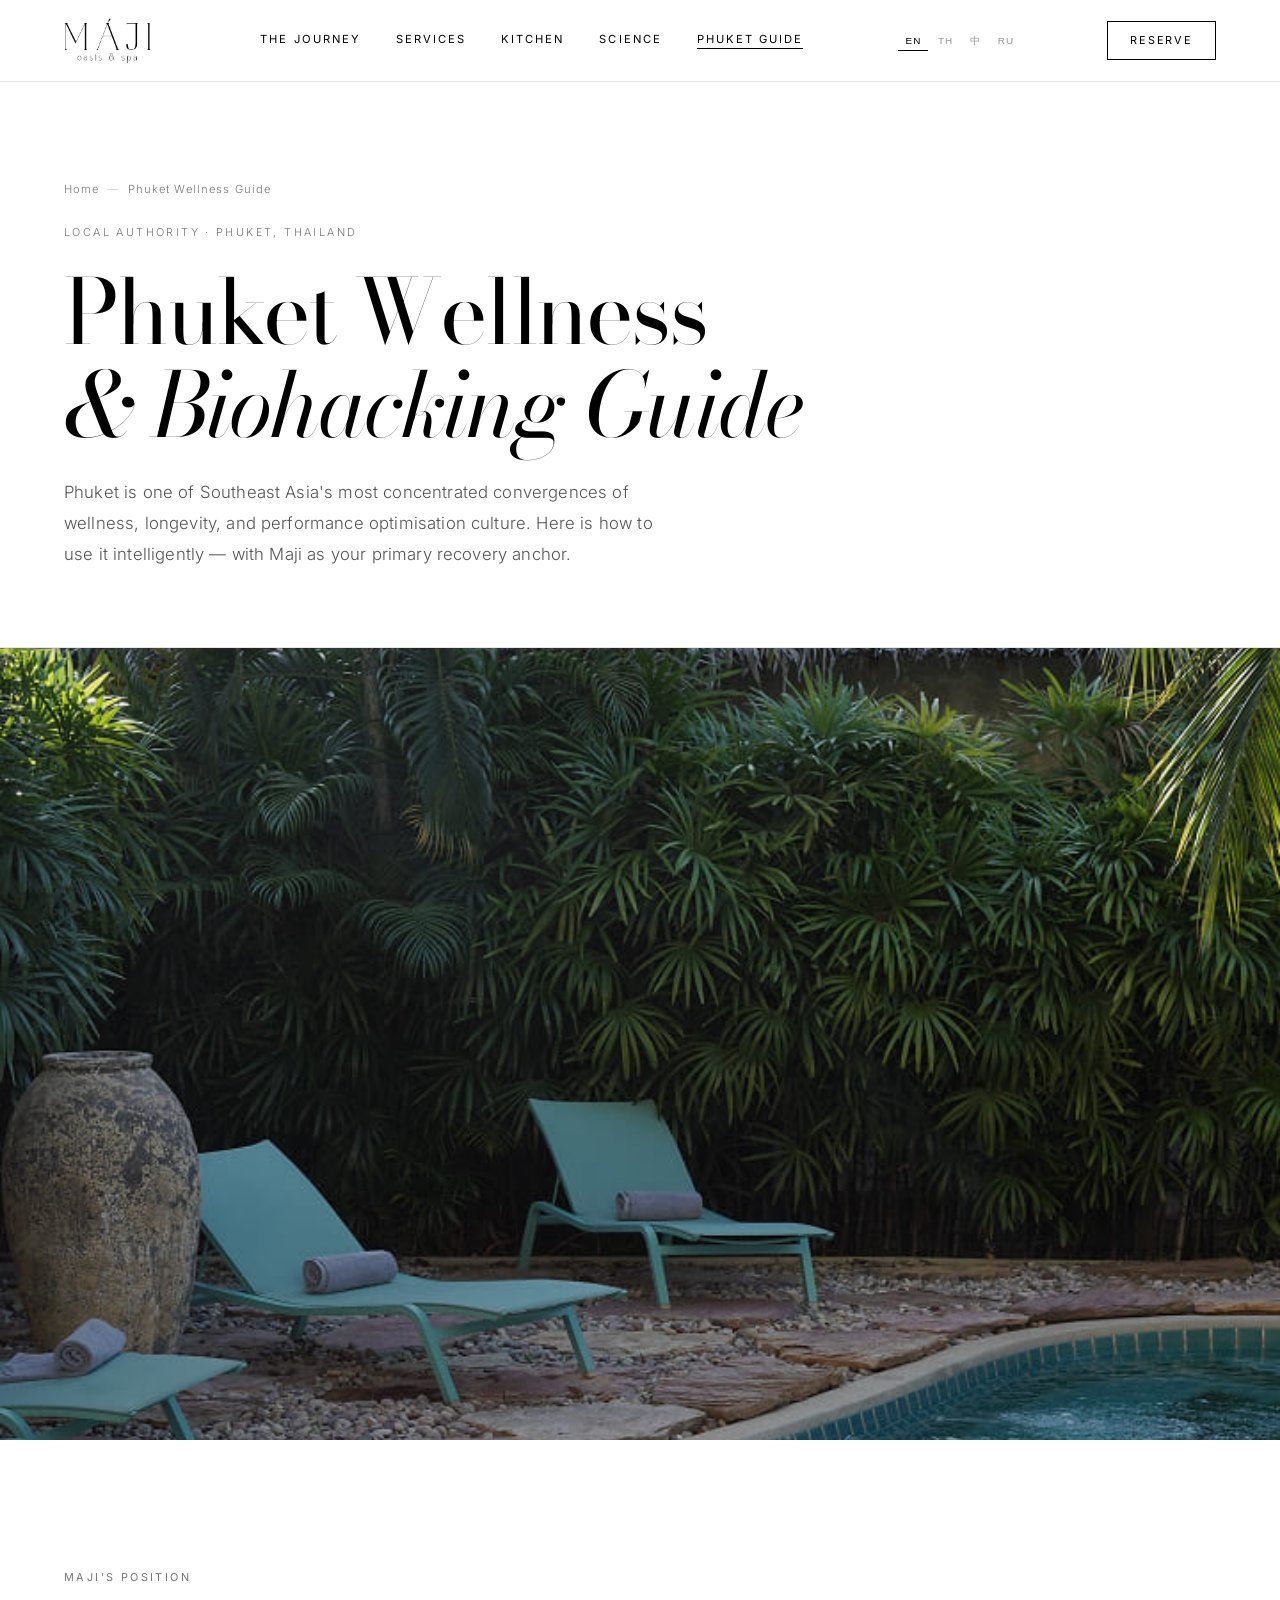
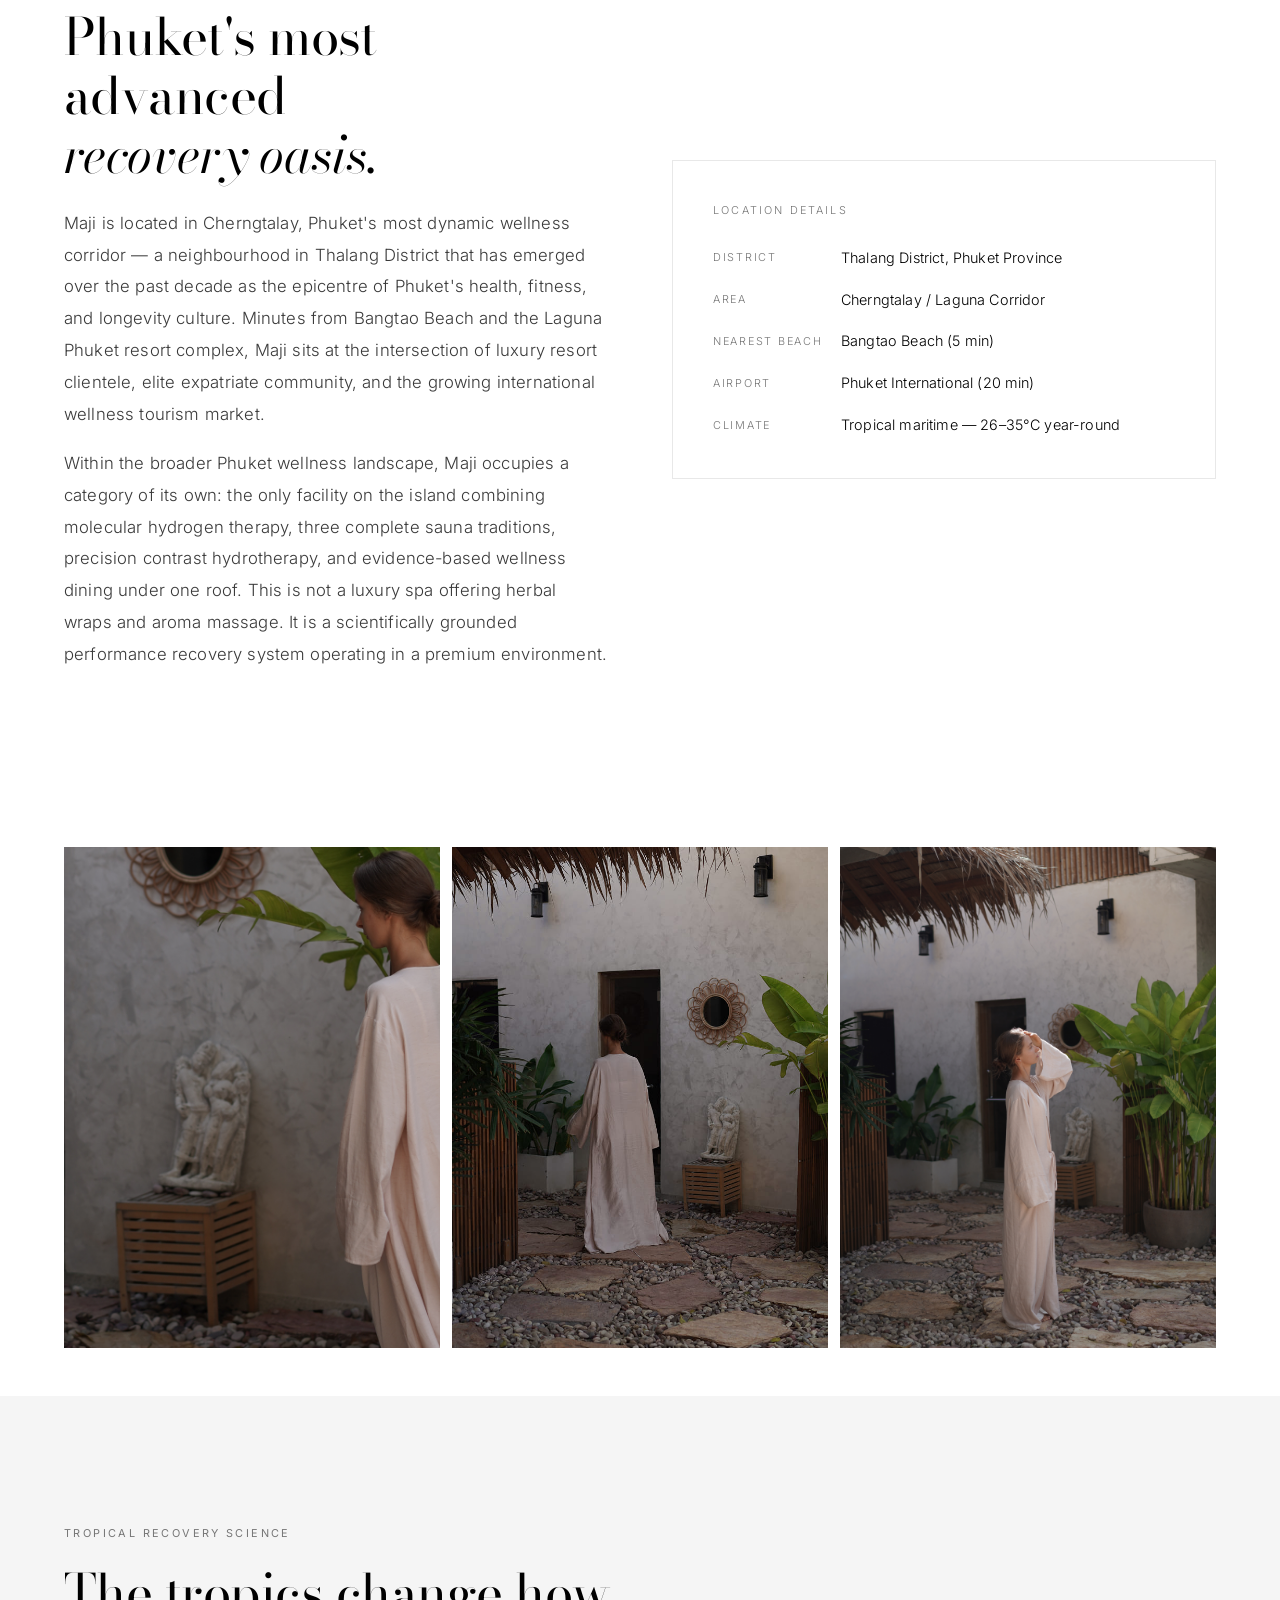
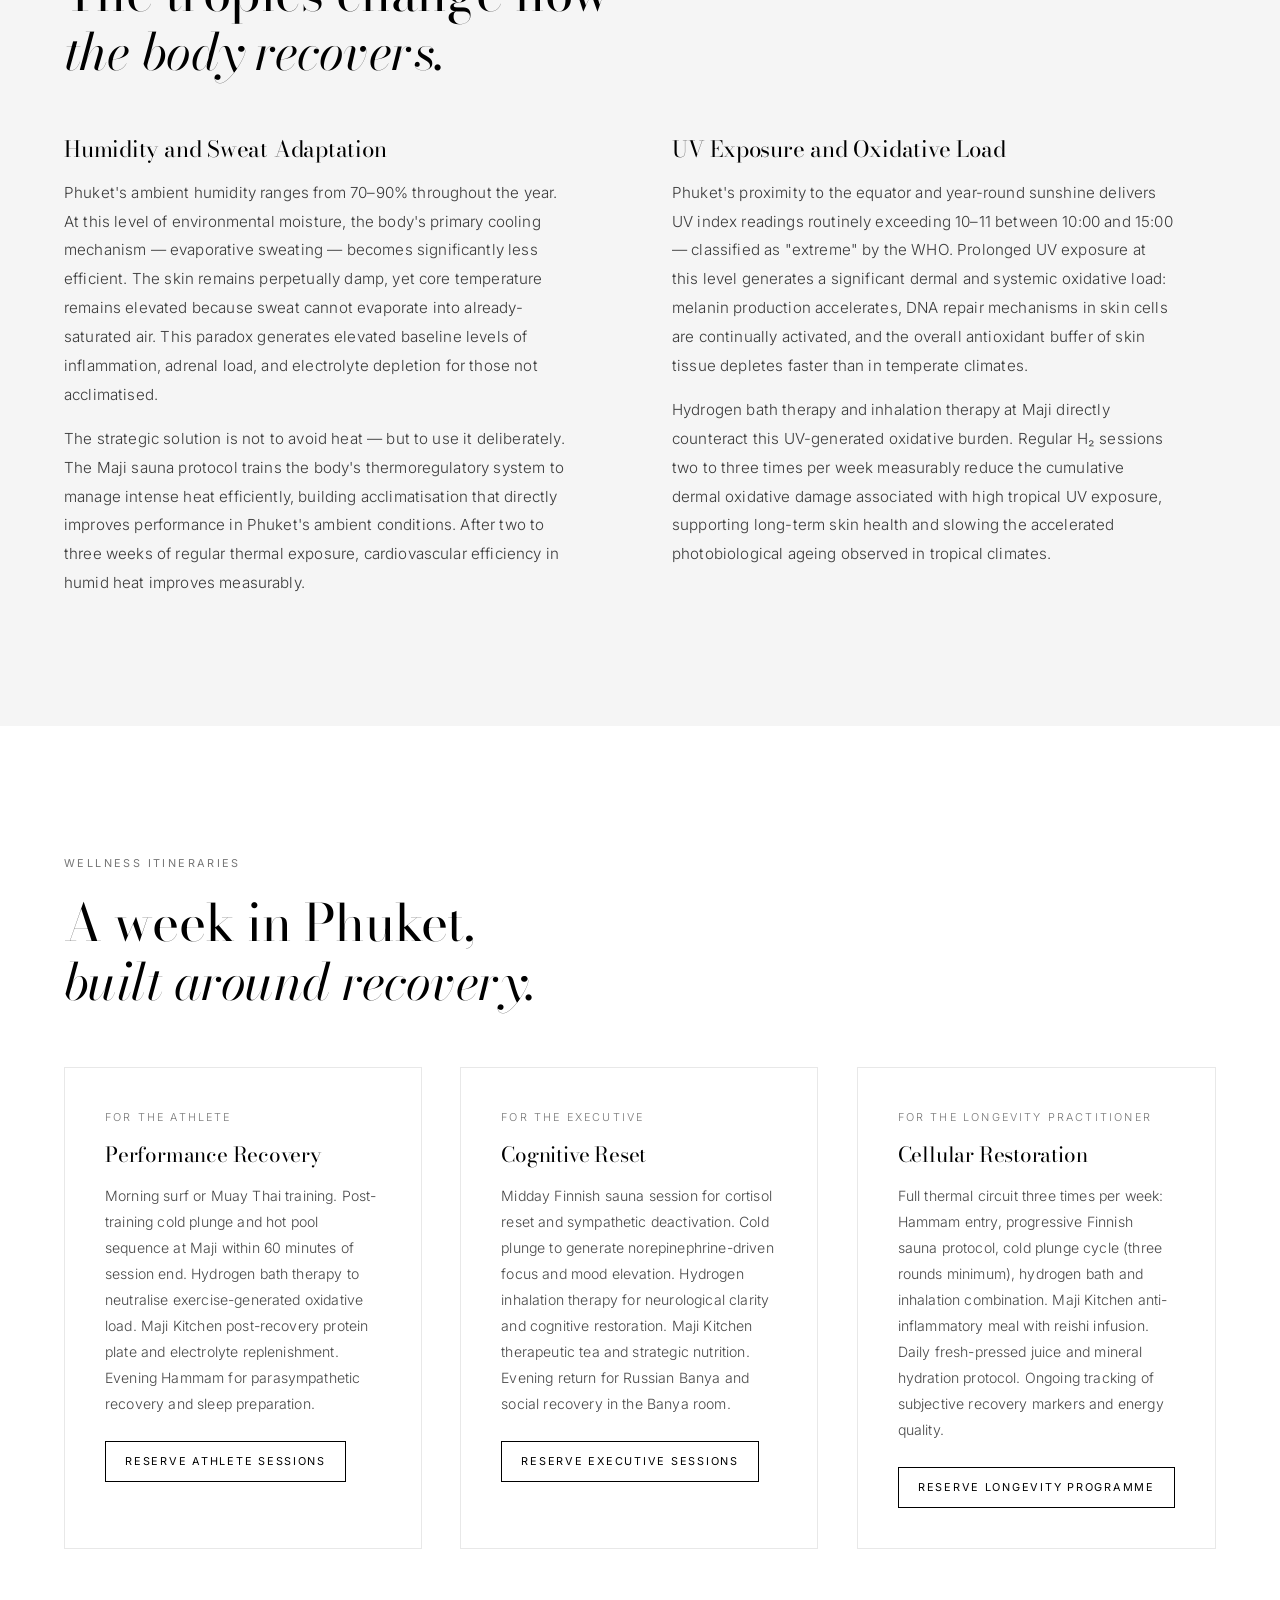
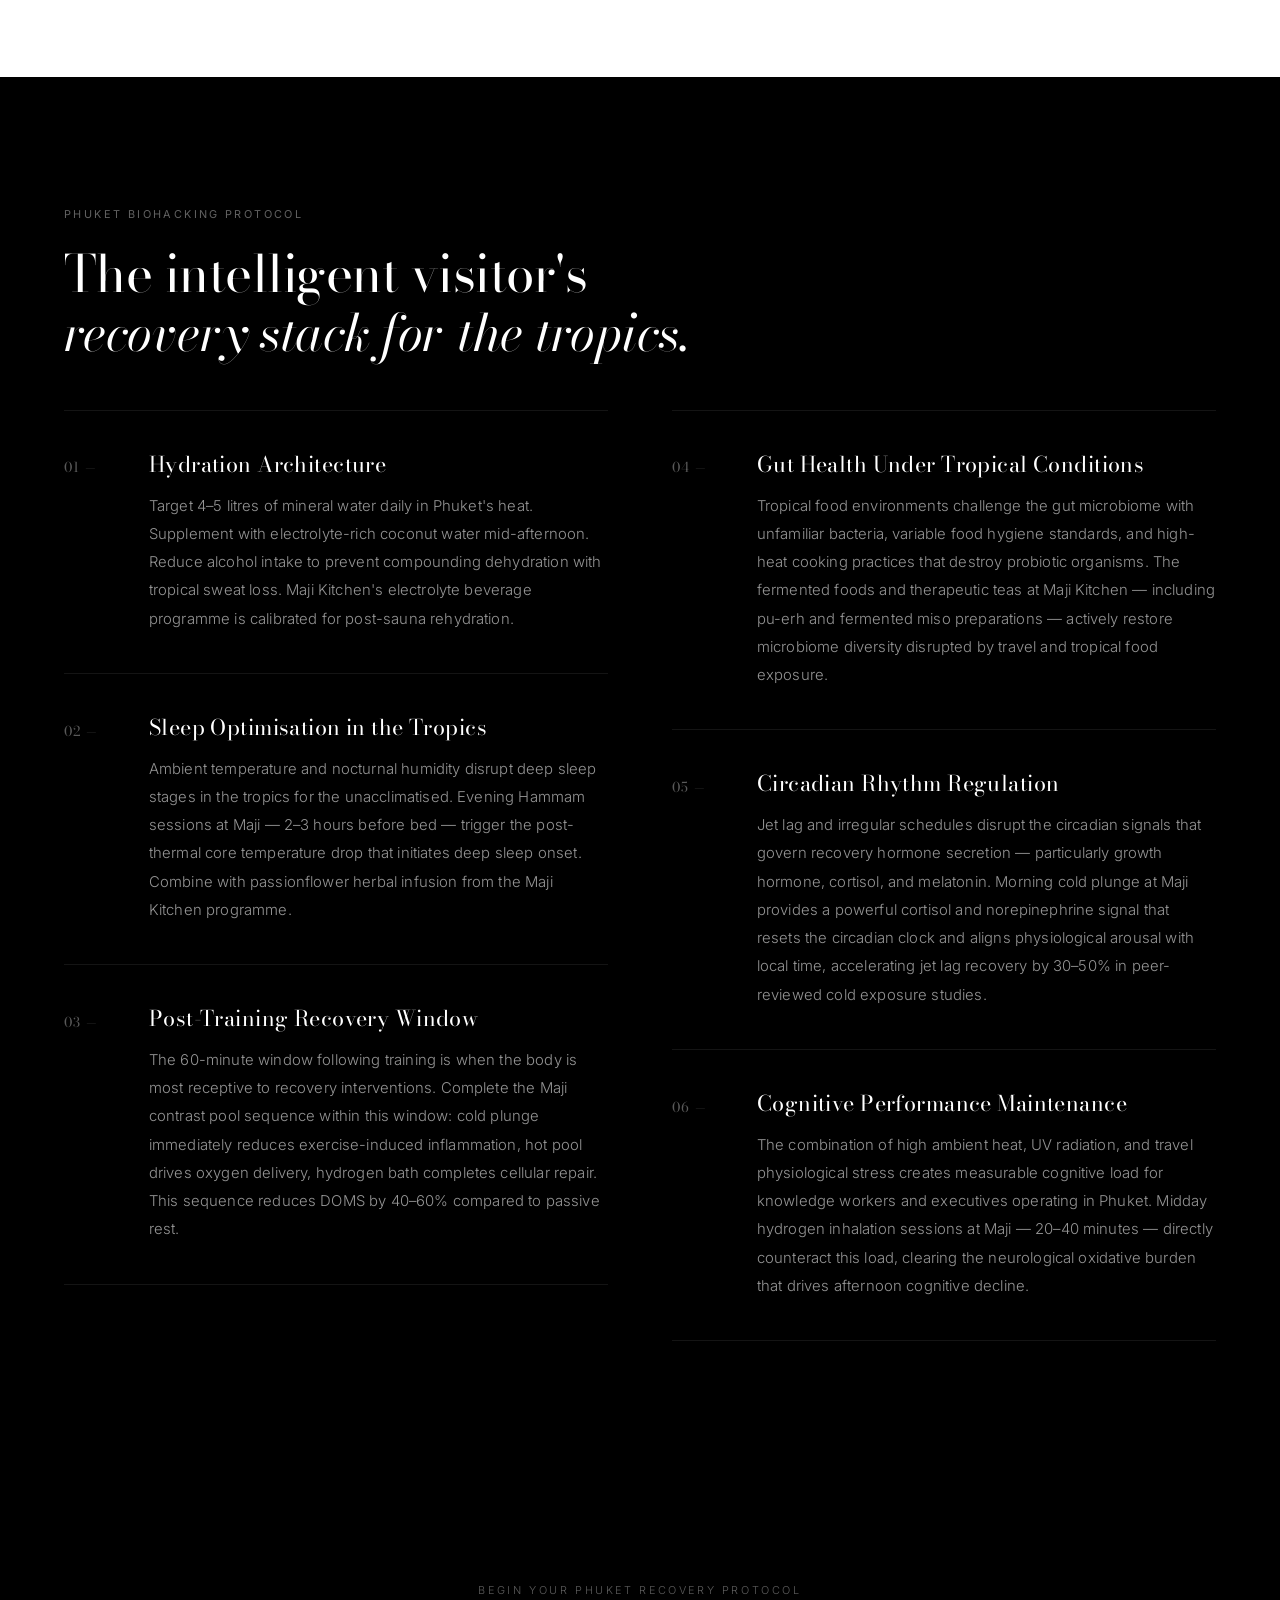
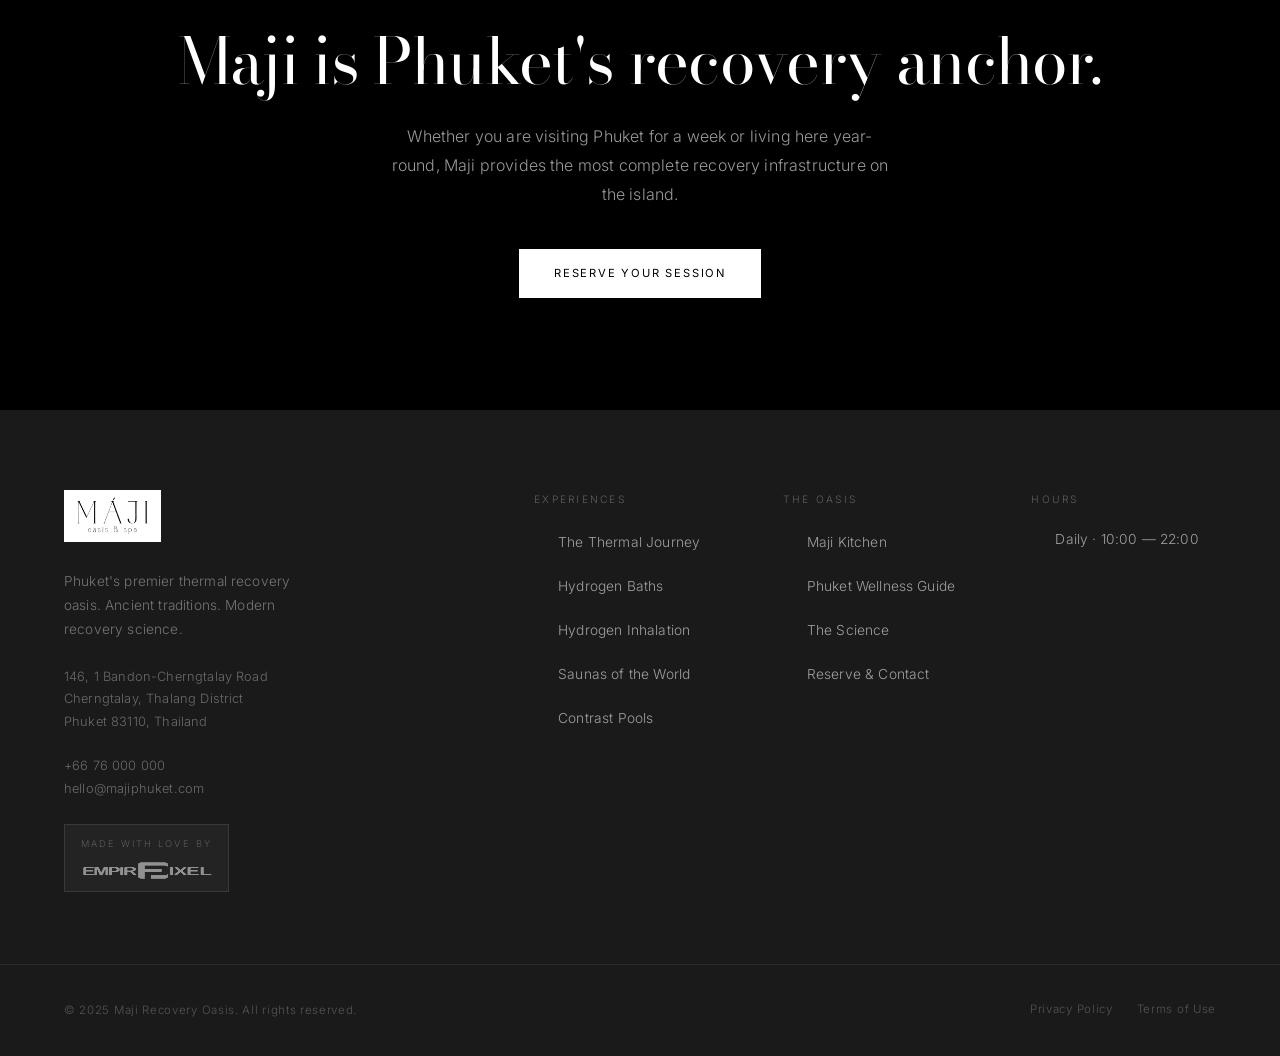
<file: phuket-wellness-guide.html>
﻿<!DOCTYPE html>
<html lang="en">
<head>
  <meta charset="UTF-8">
  <meta name="viewport" content="width=device-width, initial-scale=1.0">
  <title>Phuket Wellness &amp; Biohacking Guide — Recovery Strategies in Thailand | Maji</title>
  <meta name="description" content="Maji anchors Phuket's premier wellness ecosystem in Cherngtalay. Tropical recovery strategies, humidity optimisation, performance protocols, and local health itineraries for visitors to Phuket.">
  <link rel="canonical" href="https://majiphuket.com/phuket-wellness-guide">

  <meta property="og:title" content="Phuket Wellness & Biohacking Guide — Recovery Strategies | Maji">
  <meta property="og:description" content="Phuket is one of Southeast Asia's most concentrated wellness destinations. Maji's expert guide to optimising your recovery and performance in a tropical climate.">
  <meta property="og:url" content="https://majiphuket.com/phuket-wellness-guide">
  <meta property="og:type" content="article">

  <link rel="preconnect" href="https://fonts.googleapis.com">
  <link rel="preconnect" href="https://fonts.gstatic.com" crossorigin>
  <link href="https://fonts.googleapis.com/css2?family=Bodoni+Moda:ital,opsz,wght@0,6..96,200;0,6..96,300;0,6..96,400;1,6..96,200;1,6..96,300;1,6..96,400&family=Inter:wght@300;400;500&display=swap" rel="stylesheet">
  <link rel="stylesheet" href="assets/css/styles.css">

  <script type="application/ld+json">
  {
    "@context": "https://schema.org",
    "@graph": [
      {
        "@type": "WebPage",
        "@id": "https://majiphuket.com/phuket-wellness-guide#webpage",
        "url": "https://majiphuket.com/phuket-wellness-guide",
        "name": "Phuket Wellness & Biohacking Guide — Recovery Strategies | Maji",
        "isPartOf": { "@id": "https://majiphuket.com/#website" },
        "about": { "@id": "https://majiphuket.com/#spa" },
        "description": "Local SEO authority content establishing Maji as the anchor of Phuket's wellness ecosystem — covering tropical recovery strategies, humidity adaptation, performance optimisation, and local health itineraries.",
        "breadcrumb": {
          "@type": "BreadcrumbList",
          "itemListElement": [
            { "@type": "ListItem", "position": 1, "name": "Home", "item": "https://majiphuket.com/" },
            { "@type": "ListItem", "position": 2, "name": "Phuket Wellness Guide", "item": "https://majiphuket.com/phuket-wellness-guide" }
          ]
        }
      },
      {
        "@type": "Article",
        "url": "https://majiphuket.com/phuket-wellness-guide",
        "name": "Phuket Wellness & Biohacking Guide",
        "description": "Expert guide to recovery and performance optimisation for visitors and residents in Phuket, Thailand — from humidity adaptation to thermal therapy protocols.",
        "publisher": { "@id": "https://majiphuket.com/#organization" },
        "about": {
          "@type": "City",
          "name": "Phuket",
          "addressCountry": "TH"
        }
      },
      {
        "@type": "TouristAttraction",
        "@id": "https://majiphuket.com/#tourist",
        "name": "Maji Recovery Oasis",
        "description": "Premium thermal wellness facility in Cherngtalay, Phuket — offering hydrogen therapy, sauna traditions, contrast pools, and wellness dining.",
        "address": {
          "@type": "PostalAddress",
          "streetAddress": "146, 1 Bandon-Cherngtalay Road",
          "addressLocality": "Cherngtalay",
          "addressRegion": "Phuket",
          "postalCode": "83110",
          "addressCountry": "TH"
        }
      }
    ]
  }
  </script>
</head>
<body>

  <nav class="nav" role="navigation" aria-label="Main navigation">
    <div class="nav__inner">
      <a href="index.html" class="nav__logo"><img src="assets/images/maji-logo.png" alt="Maji Recovery Oasis" height="46" loading="eager"></a>
      <ul class="nav__links" role="list">
        <li><a href="thermal-journey.html" data-i18n="nav_journey">The Journey</a></li>
        <li class="dropdown">
          <a href="services/saunas.html" aria-haspopup="true" data-i18n="nav_services">Services</a>
          <ul class="dropdown-menu" role="list">
            <li><a href="services/hydrogen-baths.html" data-i18n="nav_h2_baths" data-i18n="footer_h2baths">Hydrogen Baths</a></li>
            <li><a href="services/hydrogen-inhalation.html" data-i18n="nav_h2_inhale" data-i18n="footer_h2inhale">Hydrogen Inhalation</a></li>
            <li><a href="services/saunas.html" data-i18n="nav_saunas" data-i18n="footer_saunas">Saunas of the World</a></li>
            <li><a href="services/pools.html" data-i18n="nav_pools" data-i18n="footer_pools">Contrast Pools</a></li>
          </ul>
        </li>
        <li><a href="dining.html" data-i18n="nav_kitchen">Kitchen</a></li>
        <li><a href="science.html" data-i18n="nav_science">Science</a></li>
        <li><a href="phuket-wellness-guide.html" data-i18n="nav_guide">Phuket Guide</a></li>
      </ul>
      <div class="nav__lang" aria-label="Select language"><button class="lang-btn" data-lang="en" aria-pressed="true">EN</button><button class="lang-btn" data-lang="th" aria-pressed="false">TH</button><button class="lang-btn" data-lang="zh" aria-pressed="false">中</button><button class="lang-btn" data-lang="ru" aria-pressed="false">RU</button></div>
      <a href="contact.html" class="nav__book" data-analytics-event="nav_book_click" data-i18n="nav_reserve">Reserve</a>
      <button class="nav__hamburger" aria-label="Open menu" aria-expanded="false">
        <span></span><span></span><span></span>
      </button>
    </div>
  </nav>

  <div class="nav__mobile" role="dialog" aria-label="Mobile navigation" aria-modal="true">
    <button class="nav__mobile-close" aria-label="Close menu">&times;</button>
    <a href="thermal-journey.html" data-i18n="nav_journey">The Journey</a>
    <a href="services/hydrogen-baths.html" data-i18n="nav_h2_baths" data-i18n="footer_h2baths">Hydrogen Baths</a>
    <a href="services/hydrogen-inhalation.html" data-i18n="nav_h2_inhale" data-i18n="footer_h2inhale">Hydrogen Inhalation</a>
    <a href="services/saunas.html" data-i18n="nav_saunas_short">Saunas</a>
    <a href="services/pools.html" data-i18n="nav_pools_short">Pools</a>
    <a href="dining.html" data-i18n="nav_kitchen">Kitchen</a>
    <a href="science.html" data-i18n="nav_science">Science</a>
    <a href="phuket-wellness-guide.html" data-i18n="nav_guide">Phuket Guide</a>
    <a href="contact.html">Reserve</a>
  </div>

  <main id="main-content">

    <!-- PAGE HEADER -->
    <header class="page-header" aria-labelledby="page-title">
      <div class="container">
        <nav aria-label="Breadcrumb" class="breadcrumb">
          <a href="index.html">Home</a>
          <span class="breadcrumb__sep" aria-hidden="true">—</span>
          <span data-i18n="guide_crumb">Phuket Wellness Guide</span>
        </nav>
        <span class="page-header__eyebrow" data-i18n="guide_eyebrow">Local Authority · Phuket, Thailand</span>
        <h1 id="page-title" class="page-header__title" data-i18n-html="guide_h1">
          Phuket Wellness<br><em>&amp; Biohacking Guide</em>
        </h1>
        <p class="page-header__subtitle" style="color:#555;">
          Phuket is one of Southeast Asia's most concentrated convergences of wellness, longevity, and performance optimisation culture. Here is how to use it intelligently — with Maji as your primary recovery anchor.
        </p>
      </div>
    </header>

    <div class="photo-banner" aria-hidden="true"><img src="assets/images/DSC09438.jpg" alt="Maji outdoor garden and thermal circuit in tropical Phuket" loading="lazy"></div>


    <!-- MAJI IN PHUKET ECOSYSTEM -->
    <section class="section" aria-labelledby="ecosystem-heading">
      <div class="container">
        <div class="grid-2 grid-2--center">
          <div>
            <span class="label" style="margin-bottom:1.2rem; display:block;" data-i18n="guide_position_label">Maji's Position</span>
            <h2 id="ecosystem-heading" style="font-weight:200; margin-bottom:1.5rem;" data-i18n-html="guide_position_heading">
              Phuket's most advanced<br><em>recovery oasis.</em>
            </h2>
            <p style="font-size:1.05rem; line-height:1.9; color:#3a3a3a; max-width:58ch;">
              Maji is located in Cherngtalay, Phuket's most dynamic wellness corridor — a neighbourhood in Thalang District that has emerged over the past decade as the epicentre of Phuket's health, fitness, and longevity culture. Minutes from Bangtao Beach and the Laguna Phuket resort complex, Maji sits at the intersection of luxury resort clientele, elite expatriate community, and the growing international wellness tourism market.
            </p>
            <p style="font-size:1.05rem; line-height:1.9; color:#3a3a3a; max-width:58ch; margin-top:1em;">
              Within the broader Phuket wellness landscape, Maji occupies a category of its own: the only facility on the island combining molecular hydrogen therapy, three complete sauna traditions, precision contrast hydrotherapy, and evidence-based wellness dining under one roof. This is not a luxury spa offering herbal wraps and aroma massage. It is a scientifically grounded performance recovery system operating in a premium environment.
            </p>
          </div>
          <div class="reveal reveal-d2" style="border:1px solid var(--border-light); padding:2.5rem;">
            <span style="font-size:0.68rem; letter-spacing:0.2em; text-transform:uppercase; color:var(--text-muted); display:block; margin-bottom:1.5rem;">Location Details</span>
            <div style="display:flex; flex-direction:column; gap:1rem;">
              <div style="display:flex; gap:1rem; align-items:flex-start;">
                <span style="font-size:0.68rem; letter-spacing:0.16em; text-transform:uppercase; color:var(--text-muted); min-width:7rem; padding-top:0.2rem;">District</span>
                <span style="font-size:0.9rem;">Thalang District, Phuket Province</span>
              </div>
              <div style="display:flex; gap:1rem; align-items:flex-start;">
                <span style="font-size:0.68rem; letter-spacing:0.16em; text-transform:uppercase; color:var(--text-muted); min-width:7rem; padding-top:0.2rem;">Area</span>
                <span style="font-size:0.9rem;">Cherngtalay / Laguna Corridor</span>
              </div>
              <div style="display:flex; gap:1rem; align-items:flex-start;">
                <span style="font-size:0.68rem; letter-spacing:0.16em; text-transform:uppercase; color:var(--text-muted); min-width:7rem; padding-top:0.2rem;">Nearest Beach</span>
                <span style="font-size:0.9rem;">Bangtao Beach (5 min)</span>
              </div>
              <div style="display:flex; gap:1rem; align-items:flex-start;">
                <span style="font-size:0.68rem; letter-spacing:0.16em; text-transform:uppercase; color:var(--text-muted); min-width:7rem; padding-top:0.2rem;">Airport</span>
                <span style="font-size:0.9rem;">Phuket International (20 min)</span>
              </div>
              <div style="display:flex; gap:1rem; align-items:flex-start;">
                <span style="font-size:0.68rem; letter-spacing:0.16em; text-transform:uppercase; color:var(--text-muted); min-width:7rem; padding-top:0.2rem;">Climate</span>
                <span style="font-size:0.9rem;">Tropical maritime — 26–35°C year-round</span>
              </div>
            </div>
          </div>
        </div>
      </div>
    </section>

    <!-- LIFESTYLE PHOTO STRIP -->
    <section class="section" aria-hidden="true" style="padding-block:clamp(2rem,4vw,3rem);">
      <div class="container">
        <div class="photo-grid">
          <div class="photo-block">
            <img src="assets/images/DSC01108.jpg" alt="Guest in linen robe arriving at Maji Recovery Oasis garden" loading="lazy">
          </div>
          <div class="photo-block">
            <img src="assets/images/DSC01116.jpg" alt="Guest exploring the Maji courtyard garden" loading="lazy">
          </div>
          <div class="photo-block">
            <img src="assets/images/DSC01129.jpg" alt="Guest looking up at the tropical sky at Maji Recovery Oasis" loading="lazy">
          </div>
        </div>
      </div>
    </section>

    <!-- TROPICAL RECOVERY STRATEGIES -->
    <section class="section section--subtle" aria-labelledby="tropical-heading">
      <div class="container">
        <span class="label" style="display:block; margin-bottom:1.2rem;" data-i18n="guide_tropical_label">Tropical Recovery Science</span>
        <h2 id="tropical-heading" style="font-weight:200; max-width:22ch; margin-bottom:3.5rem;" data-i18n-html="guide_tropical_heading">
          The tropics change how<br><em>the body recovers.</em>
        </h2>
        <div class="grid-2" style="align-items:start; gap:clamp(2rem,5vw,5rem);">
          <div>
            <h3 style="font-weight:300; margin-bottom:1rem; font-size:1.4rem;">Humidity and Sweat Adaptation</h3>
            <p style="font-size:0.95rem; line-height:1.9; color:#3a3a3a; max-width:56ch;">
              Phuket's ambient humidity ranges from 70–90% throughout the year. At this level of environmental moisture, the body's primary cooling mechanism — evaporative sweating — becomes significantly less efficient. The skin remains perpetually damp, yet core temperature remains elevated because sweat cannot evaporate into already-saturated air. This paradox generates elevated baseline levels of inflammation, adrenal load, and electrolyte depletion for those not acclimatised.
            </p>
            <p style="font-size:0.95rem; line-height:1.9; color:#3a3a3a; max-width:56ch; margin-top:1em;">
              The strategic solution is not to avoid heat — but to use it deliberately. The Maji sauna protocol trains the body's thermoregulatory system to manage intense heat efficiently, building acclimatisation that directly improves performance in Phuket's ambient conditions. After two to three weeks of regular thermal exposure, cardiovascular efficiency in humid heat improves measurably.
            </p>
          </div>
          <div>
            <h3 style="font-weight:300; margin-bottom:1rem; font-size:1.4rem;">UV Exposure and Oxidative Load</h3>
            <p style="font-size:0.95rem; line-height:1.9; color:#3a3a3a; max-width:56ch;">
              Phuket's proximity to the equator and year-round sunshine delivers UV index readings routinely exceeding 10–11 between 10:00 and 15:00 — classified as "extreme" by the WHO. Prolonged UV exposure at this level generates a significant dermal and systemic oxidative load: melanin production accelerates, DNA repair mechanisms in skin cells are continually activated, and the overall antioxidant buffer of skin tissue depletes faster than in temperate climates.
            </p>
            <p style="font-size:0.95rem; line-height:1.9; color:#3a3a3a; max-width:56ch; margin-top:1em;">
              Hydrogen bath therapy and inhalation therapy at Maji directly counteract this UV-generated oxidative burden. Regular H₂ sessions two to three times per week measurably reduce the cumulative dermal oxidative damage associated with high tropical UV exposure, supporting long-term skin health and slowing the accelerated photobiological ageing observed in tropical climates.
            </p>
          </div>
        </div>
      </div>
    </section>

    <!-- PHUKET HEALTH ITINERARIES -->
    <section class="section" aria-labelledby="itineraries-heading">
      <div class="container">
        <span class="label" style="display:block; margin-bottom:1.2rem;" data-i18n="guide_itinerary_label">Wellness Itineraries</span>
        <h2 id="itineraries-heading" style="font-weight:200; max-width:20ch; margin-bottom:3.5rem;" data-i18n-html="guide_itinerary_heading">
          A week in Phuket,<br><em>built around recovery.</em>
        </h2>
        <div class="grid-3">
          <div style="border:1px solid var(--border-light); padding:2.5rem;">
            <p style="font-size:0.68rem; letter-spacing:0.2em; text-transform:uppercase; color:var(--text-muted); margin-bottom:1rem;">For the Athlete</p>
            <h3 style="font-weight:300; font-size:1.3rem; margin-bottom:1rem;">Performance Recovery</h3>
            <p style="font-size:0.88rem; line-height:1.85; color:#484848; margin-bottom:1.5rem;">
              Morning surf or Muay Thai training. Post-training cold plunge and hot pool sequence at Maji within 60 minutes of session end. Hydrogen bath therapy to neutralise exercise-generated oxidative load. Maji Kitchen post-recovery protein plate and electrolyte replenishment. Evening Hammam for parasympathetic recovery and sleep preparation.
            </p>
            <a href="contact.html" class="btn btn--outline-dark btn--sm" style="font-size:0.68rem; padding:0.6rem 1.2rem;" data-analytics-event="itinerary_athlete_cta">Reserve athlete sessions</a>
          </div>

          <div style="border:1px solid var(--border-light); padding:2.5rem;">
            <p style="font-size:0.68rem; letter-spacing:0.2em; text-transform:uppercase; color:var(--text-muted); margin-bottom:1rem;">For the Executive</p>
            <h3 style="font-weight:300; font-size:1.3rem; margin-bottom:1rem;">Cognitive Reset</h3>
            <p style="font-size:0.88rem; line-height:1.85; color:#484848; margin-bottom:1.5rem;">
              Midday Finnish sauna session for cortisol reset and sympathetic deactivation. Cold plunge to generate norepinephrine-driven focus and mood elevation. Hydrogen inhalation therapy for neurological clarity and cognitive restoration. Maji Kitchen therapeutic tea and strategic nutrition. Evening return for Russian Banya and social recovery in the Banya room.
            </p>
            <a href="contact.html" class="btn btn--outline-dark btn--sm" style="font-size:0.68rem; padding:0.6rem 1.2rem;" data-analytics-event="itinerary_executive_cta">Reserve executive sessions</a>
          </div>

          <div style="border:1px solid var(--border-light); padding:2.5rem;">
            <p style="font-size:0.68rem; letter-spacing:0.2em; text-transform:uppercase; color:var(--text-muted); margin-bottom:1rem;">For the Longevity Practitioner</p>
            <h3 style="font-weight:300; font-size:1.3rem; margin-bottom:1rem;">Cellular Restoration</h3>
            <p style="font-size:0.88rem; line-height:1.85; color:#484848; margin-bottom:1.5rem;">
              Full thermal circuit three times per week: Hammam entry, progressive Finnish sauna protocol, cold plunge cycle (three rounds minimum), hydrogen bath and inhalation combination. Maji Kitchen anti-inflammatory meal with reishi infusion. Daily fresh-pressed juice and mineral hydration protocol. Ongoing tracking of subjective recovery markers and energy quality.
            </p>
            <a href="contact.html" class="btn btn--outline-dark btn--sm" style="font-size:0.68rem; padding:0.6rem 1.2rem;" data-analytics-event="itinerary_longevity_cta">Reserve longevity programme</a>
          </div>
        </div>
      </div>
    </section>

    <!-- HUMIDITY PERFORMANCE PROTOCOL -->
    <section class="section section--dark" aria-labelledby="biohacking-heading">
      <div class="container">
        <span class="label" style="display:block; margin-bottom:1.2rem;" data-i18n="guide_bio_label">Phuket Biohacking Protocol</span>
        <h2 id="biohacking-heading" style="font-weight:200; max-width:22ch; margin-bottom:3rem; color:var(--white);" data-i18n-html="guide_bio_heading">
          The intelligent visitor's<br><em>recovery stack for the tropics.</em>
        </h2>
        <div class="grid-2" style="align-items:start;">
          <div>
            <div class="process-steps" style="border-top:1px solid rgba(255,255,255,0.08);">
              <div class="process-step" style="border-bottom:1px solid rgba(255,255,255,0.08);">
                <div class="process-step__num" style="color:rgba(255,255,255,0.35);">01 —</div>
                <div>
                  <h4 class="process-step__title" style="color:var(--white);">Hydration Architecture</h4>
                  <p class="process-step__body" style="color:rgba(255,255,255,0.58);">Target 4–5 litres of mineral water daily in Phuket's heat. Supplement with electrolyte-rich coconut water mid-afternoon. Reduce alcohol intake to prevent compounding dehydration with tropical sweat loss. Maji Kitchen's electrolyte beverage programme is calibrated for post-sauna rehydration.</p>
                </div>
              </div>
              <div class="process-step" style="border-bottom:1px solid rgba(255,255,255,0.08);">
                <div class="process-step__num" style="color:rgba(255,255,255,0.35);">02 —</div>
                <div>
                  <h4 class="process-step__title" style="color:var(--white);">Sleep Optimisation in the Tropics</h4>
                  <p class="process-step__body" style="color:rgba(255,255,255,0.58);">Ambient temperature and nocturnal humidity disrupt deep sleep stages in the tropics for the unacclimatised. Evening Hammam sessions at Maji — 2–3 hours before bed — trigger the post-thermal core temperature drop that initiates deep sleep onset. Combine with passionflower herbal infusion from the Maji Kitchen programme.</p>
                </div>
              </div>
              <div class="process-step" style="border-bottom:1px solid rgba(255,255,255,0.08);">
                <div class="process-step__num" style="color:rgba(255,255,255,0.35);">03 —</div>
                <div>
                  <h4 class="process-step__title" style="color:var(--white);">Post-Training Recovery Window</h4>
                  <p class="process-step__body" style="color:rgba(255,255,255,0.58);">The 60-minute window following training is when the body is most receptive to recovery interventions. Complete the Maji contrast pool sequence within this window: cold plunge immediately reduces exercise-induced inflammation, hot pool drives oxygen delivery, hydrogen bath completes cellular repair. This sequence reduces DOMS by 40–60% compared to passive rest.</p>
                </div>
              </div>
            </div>
          </div>
          <div>
            <div class="process-steps" style="border-top:1px solid rgba(255,255,255,0.08);">
              <div class="process-step" style="border-bottom:1px solid rgba(255,255,255,0.08);">
                <div class="process-step__num" style="color:rgba(255,255,255,0.35);">04 —</div>
                <div>
                  <h4 class="process-step__title" style="color:var(--white);">Gut Health Under Tropical Conditions</h4>
                  <p class="process-step__body" style="color:rgba(255,255,255,0.58);">Tropical food environments challenge the gut microbiome with unfamiliar bacteria, variable food hygiene standards, and high-heat cooking practices that destroy probiotic organisms. The fermented foods and therapeutic teas at Maji Kitchen — including pu-erh and fermented miso preparations — actively restore microbiome diversity disrupted by travel and tropical food exposure.</p>
                </div>
              </div>
              <div class="process-step" style="border-bottom:1px solid rgba(255,255,255,0.08);">
                <div class="process-step__num" style="color:rgba(255,255,255,0.35);">05 —</div>
                <div>
                  <h4 class="process-step__title" style="color:var(--white);">Circadian Rhythm Regulation</h4>
                  <p class="process-step__body" style="color:rgba(255,255,255,0.58);">Jet lag and irregular schedules disrupt the circadian signals that govern recovery hormone secretion — particularly growth hormone, cortisol, and melatonin. Morning cold plunge at Maji provides a powerful cortisol and norepinephrine signal that resets the circadian clock and aligns physiological arousal with local time, accelerating jet lag recovery by 30–50% in peer-reviewed cold exposure studies.</p>
                </div>
              </div>
              <div class="process-step" style="border-bottom:1px solid rgba(255,255,255,0.08);">
                <div class="process-step__num" style="color:rgba(255,255,255,0.35);">06 —</div>
                <div>
                  <h4 class="process-step__title" style="color:var(--white);">Cognitive Performance Maintenance</h4>
                  <p class="process-step__body" style="color:rgba(255,255,255,0.58);">The combination of high ambient heat, UV radiation, and travel physiological stress creates measurable cognitive load for knowledge workers and executives operating in Phuket. Midday hydrogen inhalation sessions at Maji — 20–40 minutes — directly counteract this load, clearing the neurological oxidative burden that drives afternoon cognitive decline.</p>
                </div>
              </div>
            </div>
          </div>
        </div>
      </div>
    </section>

    <!-- BOOK CTA -->
    <section class="callout" aria-labelledby="guide-cta-heading">
      <span class="callout__eyebrow">Begin your Phuket recovery protocol</span>
      <h2 id="guide-cta-heading" class="callout__heading">
        Maji is Phuket's recovery anchor.
      </h2>
      <p class="callout__body">
        Whether you are visiting Phuket for a week or living here year-round, Maji provides the most complete recovery infrastructure on the island.
      </p>
      <a href="contact.html" class="btn btn--primary" data-analytics-event="guide_book_cta">Reserve your session</a>
    </section>

  </main>

  <footer role="contentinfo">
    <div class="footer__top">
      <div>
        <div class="footer__logo-wrap"><img src="assets/images/maji-logo.png" alt="Maji Recovery Oasis" height="38" loading="lazy"></div>
        <p class="footer__tagline" data-i18n="footer_tagline">Phuket's premier thermal recovery oasis. Ancient traditions. Modern recovery science.</p>
        <address class="footer__address">
          146, 1 Bandon-Cherngtalay Road<br>
          Cherngtalay, Thalang District<br>
          Phuket 83110, Thailand<br><br>
          <a href="tel:+6676000000">+66 76 000 000</a><br>
          <a href="mailto:hello@majiphuket.com">hello@majiphuket.com</a>
        </address>
        <a href="https://empirepixel.com" class="footer__ep-credit" target="_blank" rel="noopener noreferrer"><span class="footer__ep-credit__label" data-i18n="footer_ep_credit">Made with love by</span><img src="assets/images/empirepixel-logo.png" alt="Empire Pixel" height="19" loading="lazy"></a>
      </div>
      <div>
        <span class="footer__col-title" data-i18n="footer_experiences">Experiences</span>
        <ul class="footer__links">
          <li><a href="thermal-journey.html" data-i18n="footer_thermal">The Thermal Journey</a></li>
          <li><a href="services/hydrogen-baths.html" data-i18n="nav_h2_baths" data-i18n="footer_h2baths">Hydrogen Baths</a></li>
          <li><a href="services/hydrogen-inhalation.html" data-i18n="nav_h2_inhale" data-i18n="footer_h2inhale">Hydrogen Inhalation</a></li>
          <li><a href="services/saunas.html" data-i18n="nav_saunas" data-i18n="footer_saunas">Saunas of the World</a></li>
          <li><a href="services/pools.html" data-i18n="nav_pools" data-i18n="footer_pools">Contrast Pools</a></li>
        </ul>
      </div>
      <div>
        <span class="footer__col-title" data-i18n="footer_oasis">The Oasis</span>
        <ul class="footer__links">
          <li><a href="dining.html" data-i18n="footer_kitchen">Maji Kitchen</a></li>
          <li><a href="phuket-wellness-guide.html" data-i18n="footer_phuket_guide">Phuket Wellness Guide</a></li>
          <li><a href="science.html" data-i18n="footer_science">The Science</a></li>
          <li><a href="contact.html" data-i18n="footer_contact">Reserve &amp; Contact</a></li>
        </ul>
      </div>
      <div>
        <span class="footer__col-title" data-i18n="footer_hours_title">Hours</span>
        <ul class="footer__links" style="gap:0.4rem;">
          <li style="color:rgba(255,255,255,0.58); font-size:0.86rem;" data-i18n="footer_daily">Daily · 10:00 — 22:00</li>
        </ul>
      </div>
    </div>
    <div class="footer__bottom">
      <p class="footer__copy" data-i18n="footer_copyright">&copy; 2025 Maji Recovery Oasis. All rights reserved.</p>
      <ul class="footer__legal">
        <li><a href="#" data-i18n="footer_privacy">Privacy Policy</a></li>
        <li><a href="#" data-i18n="footer_terms">Terms of Use</a></li>
      </ul>
    </div>
  </footer>

  <script src="assets/js/main.js" defer></script>
  <script src="assets/js/i18n.js" defer></script>
</body>
</html>
</file>
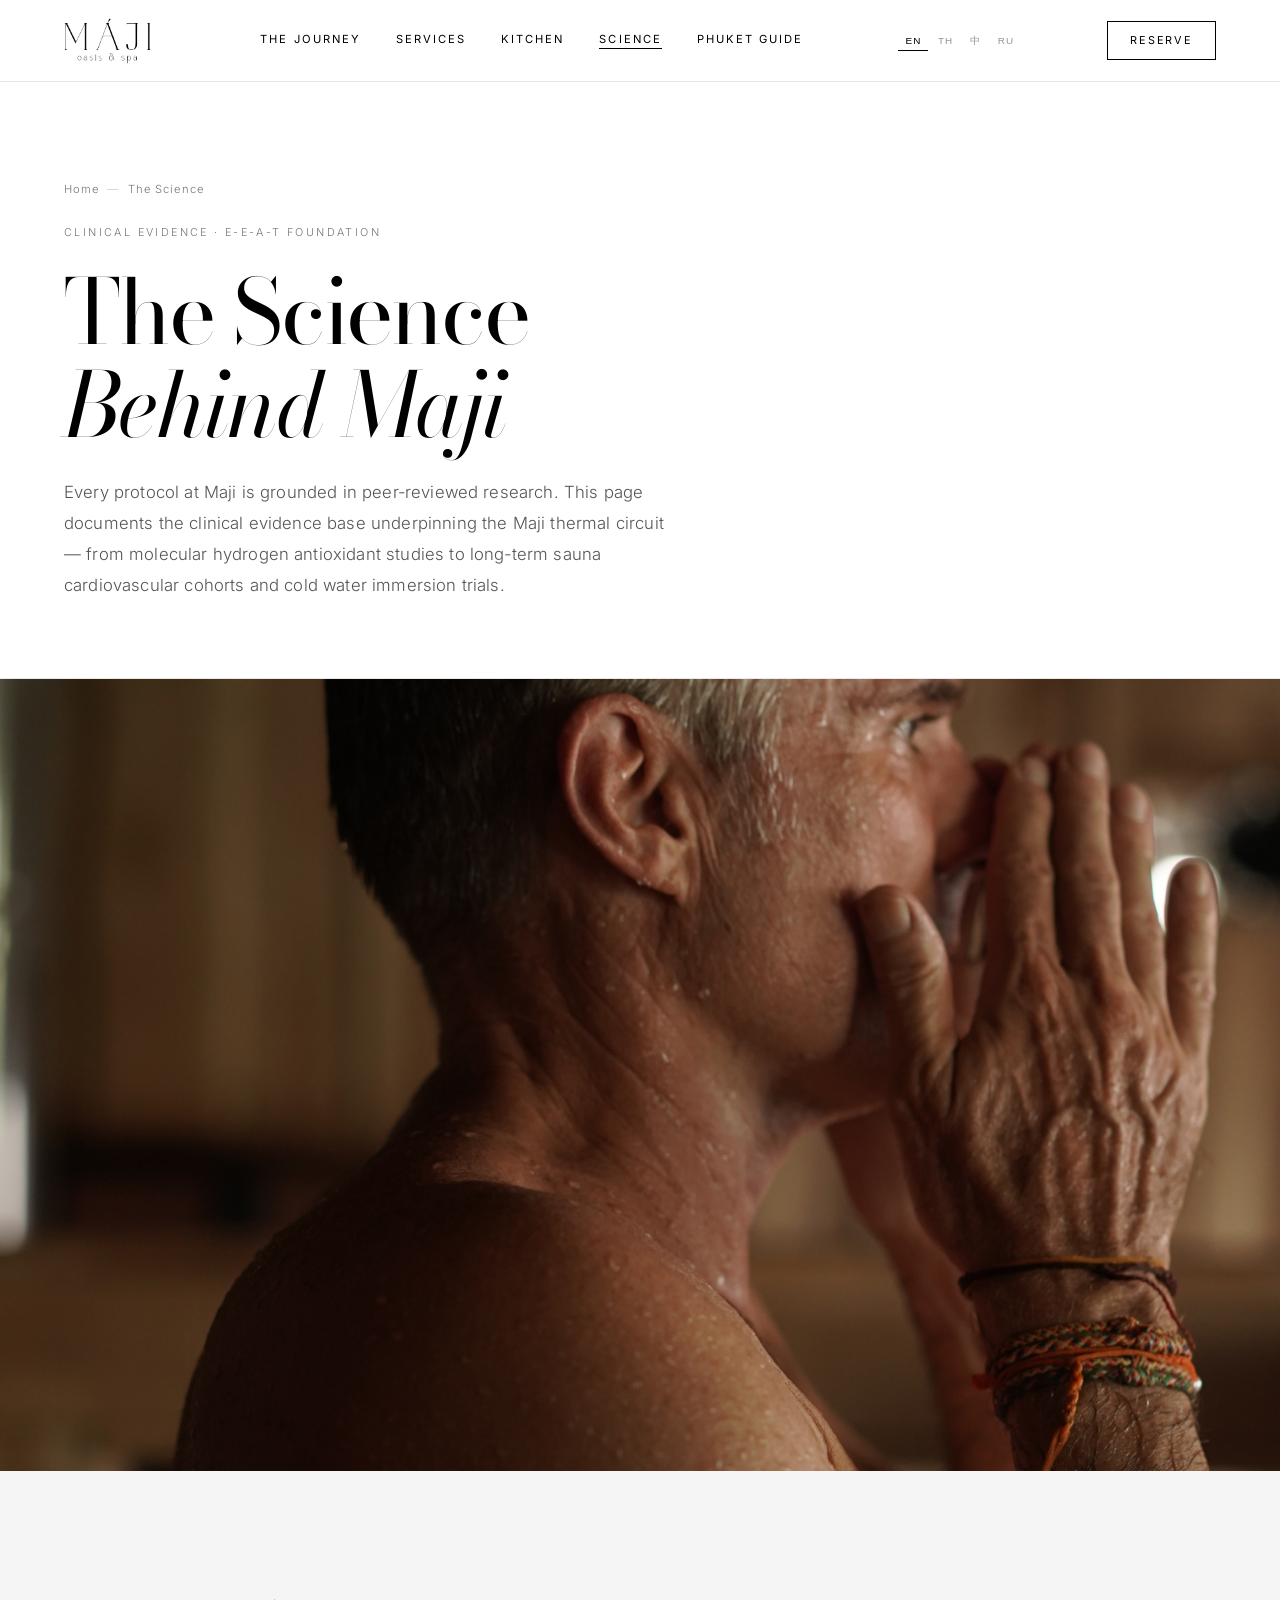
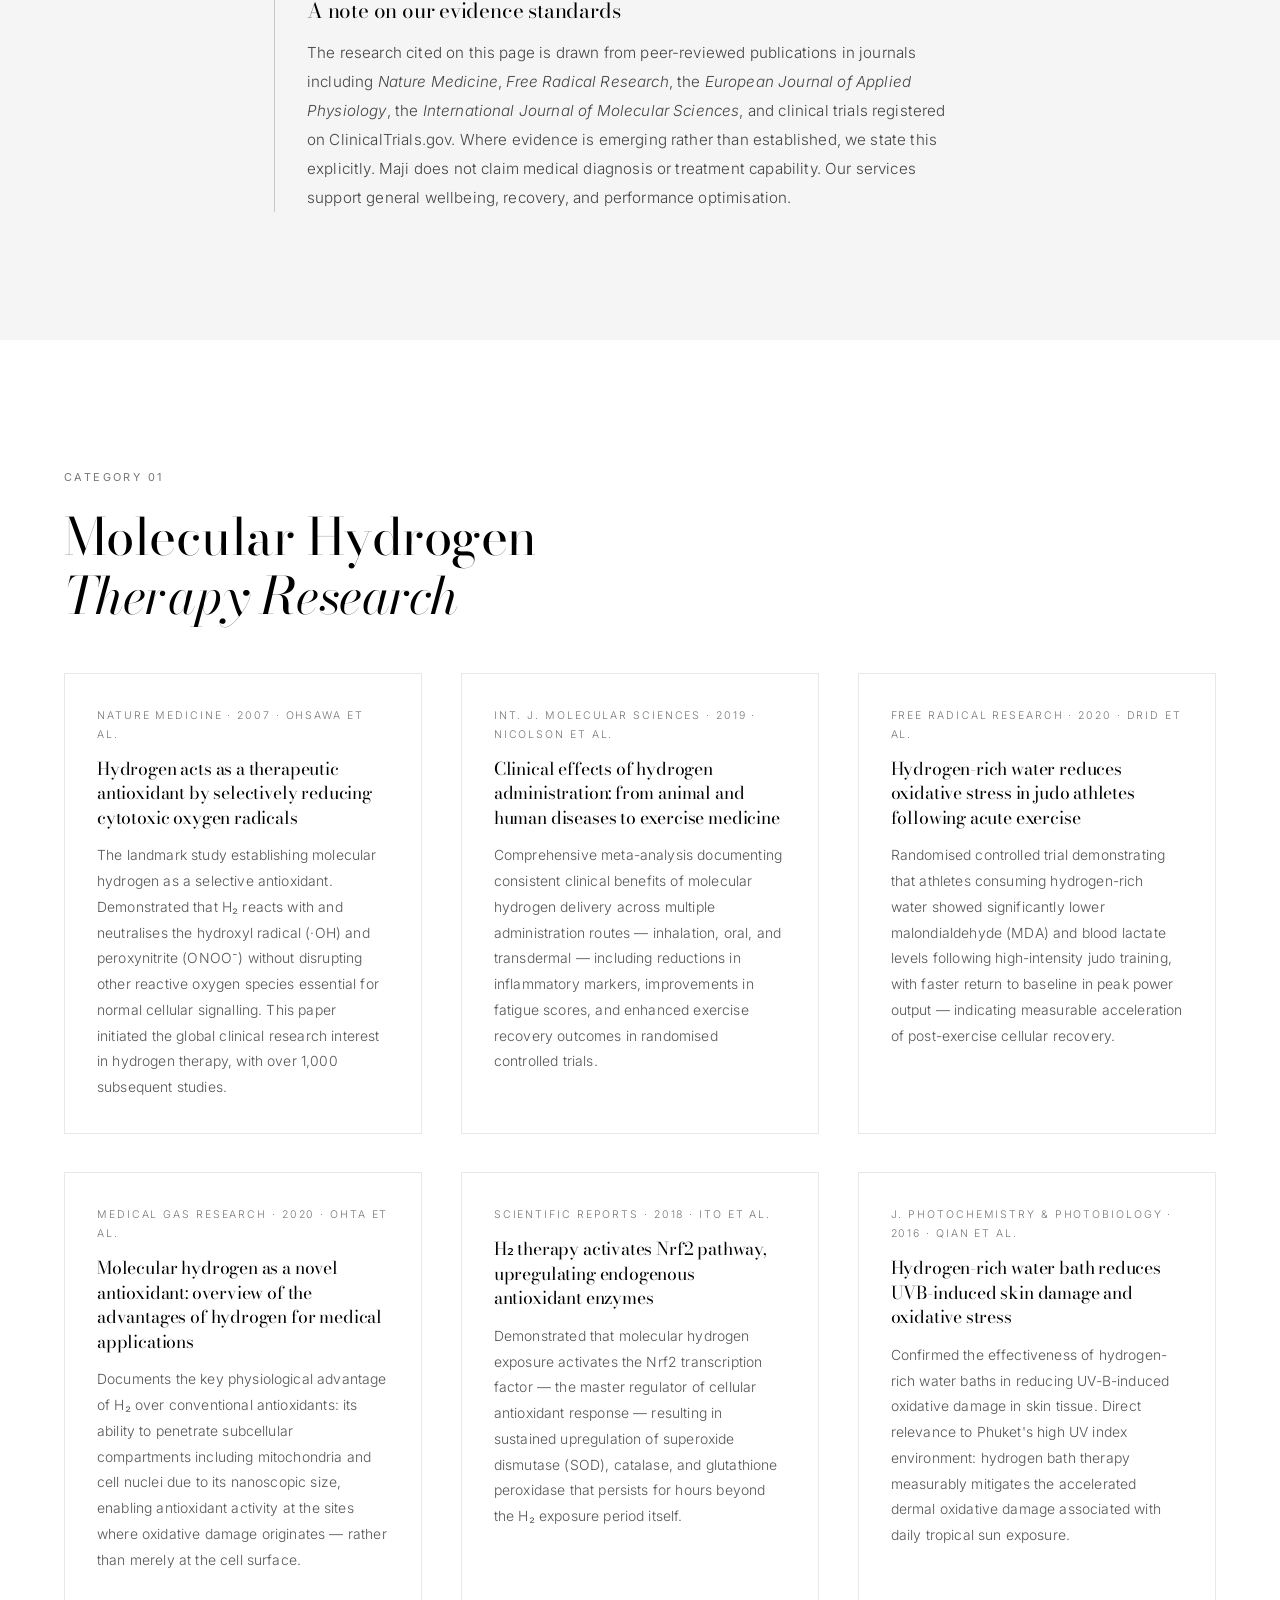
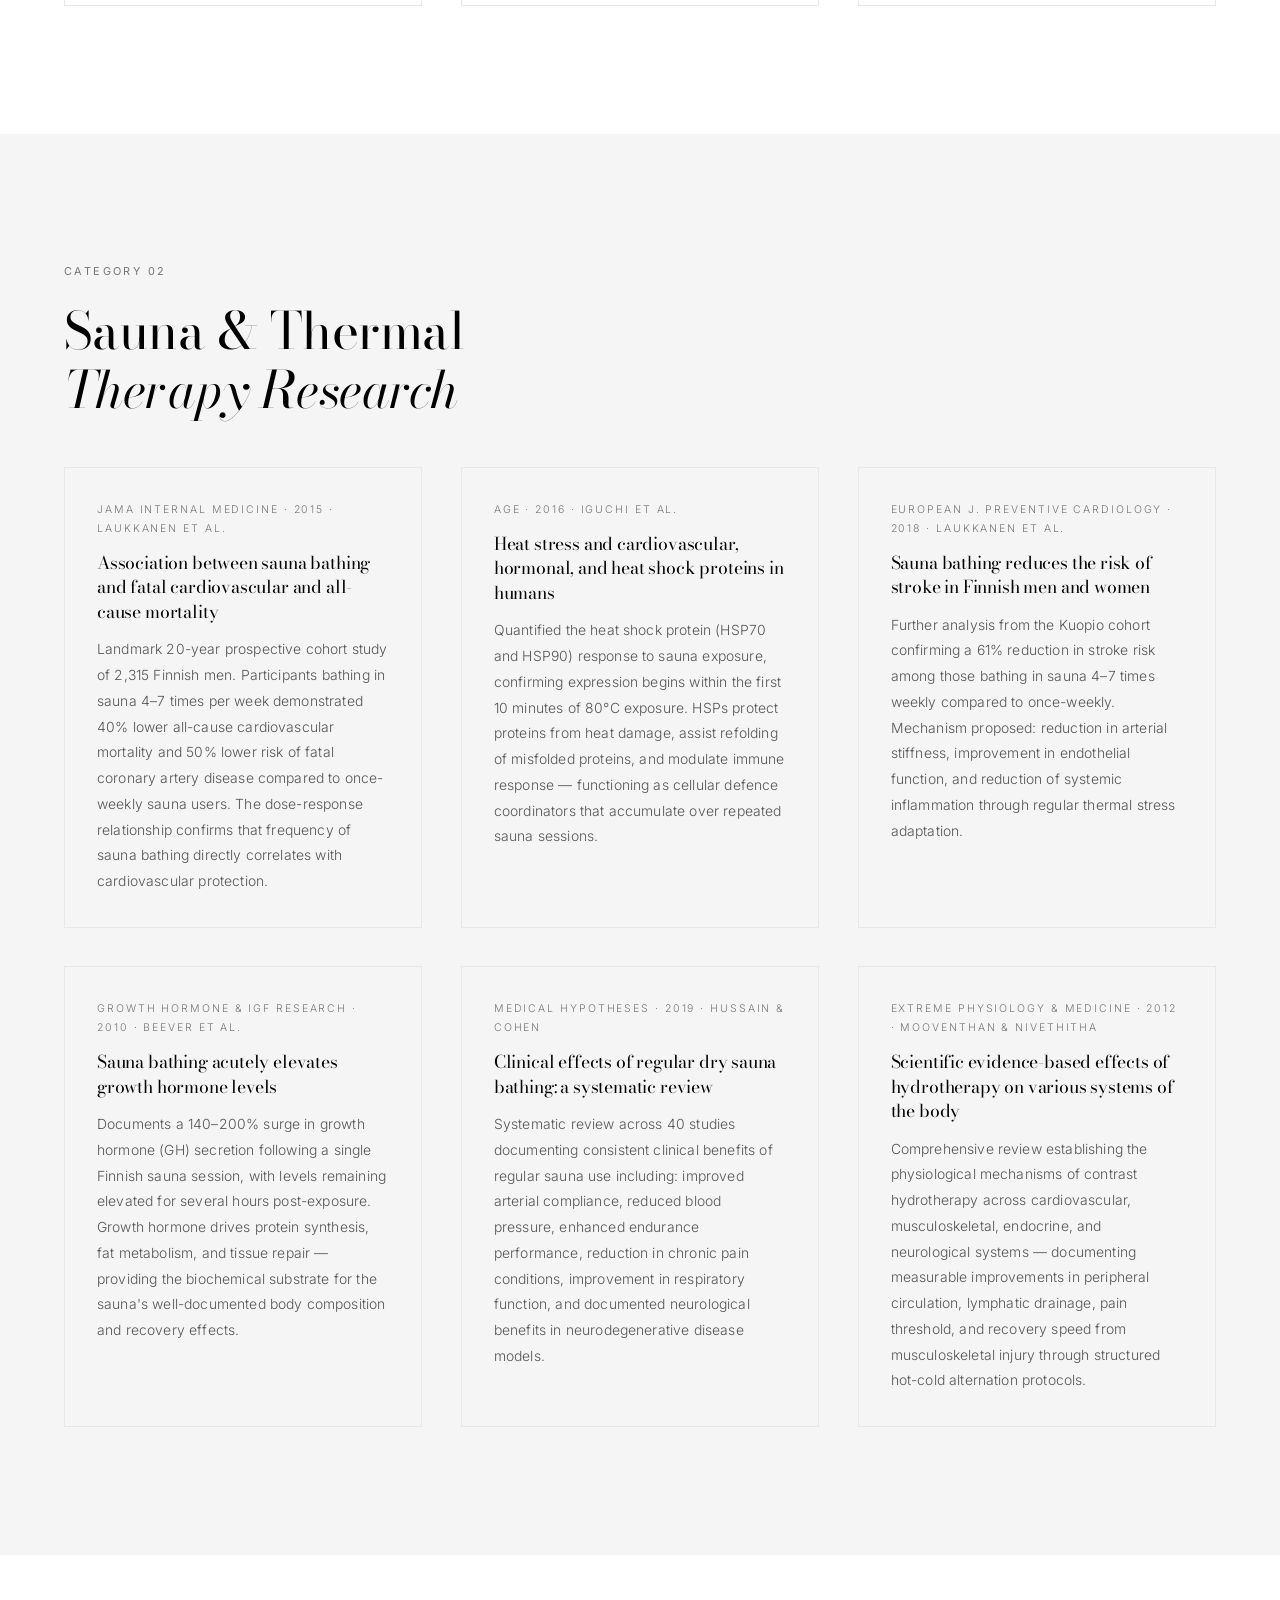
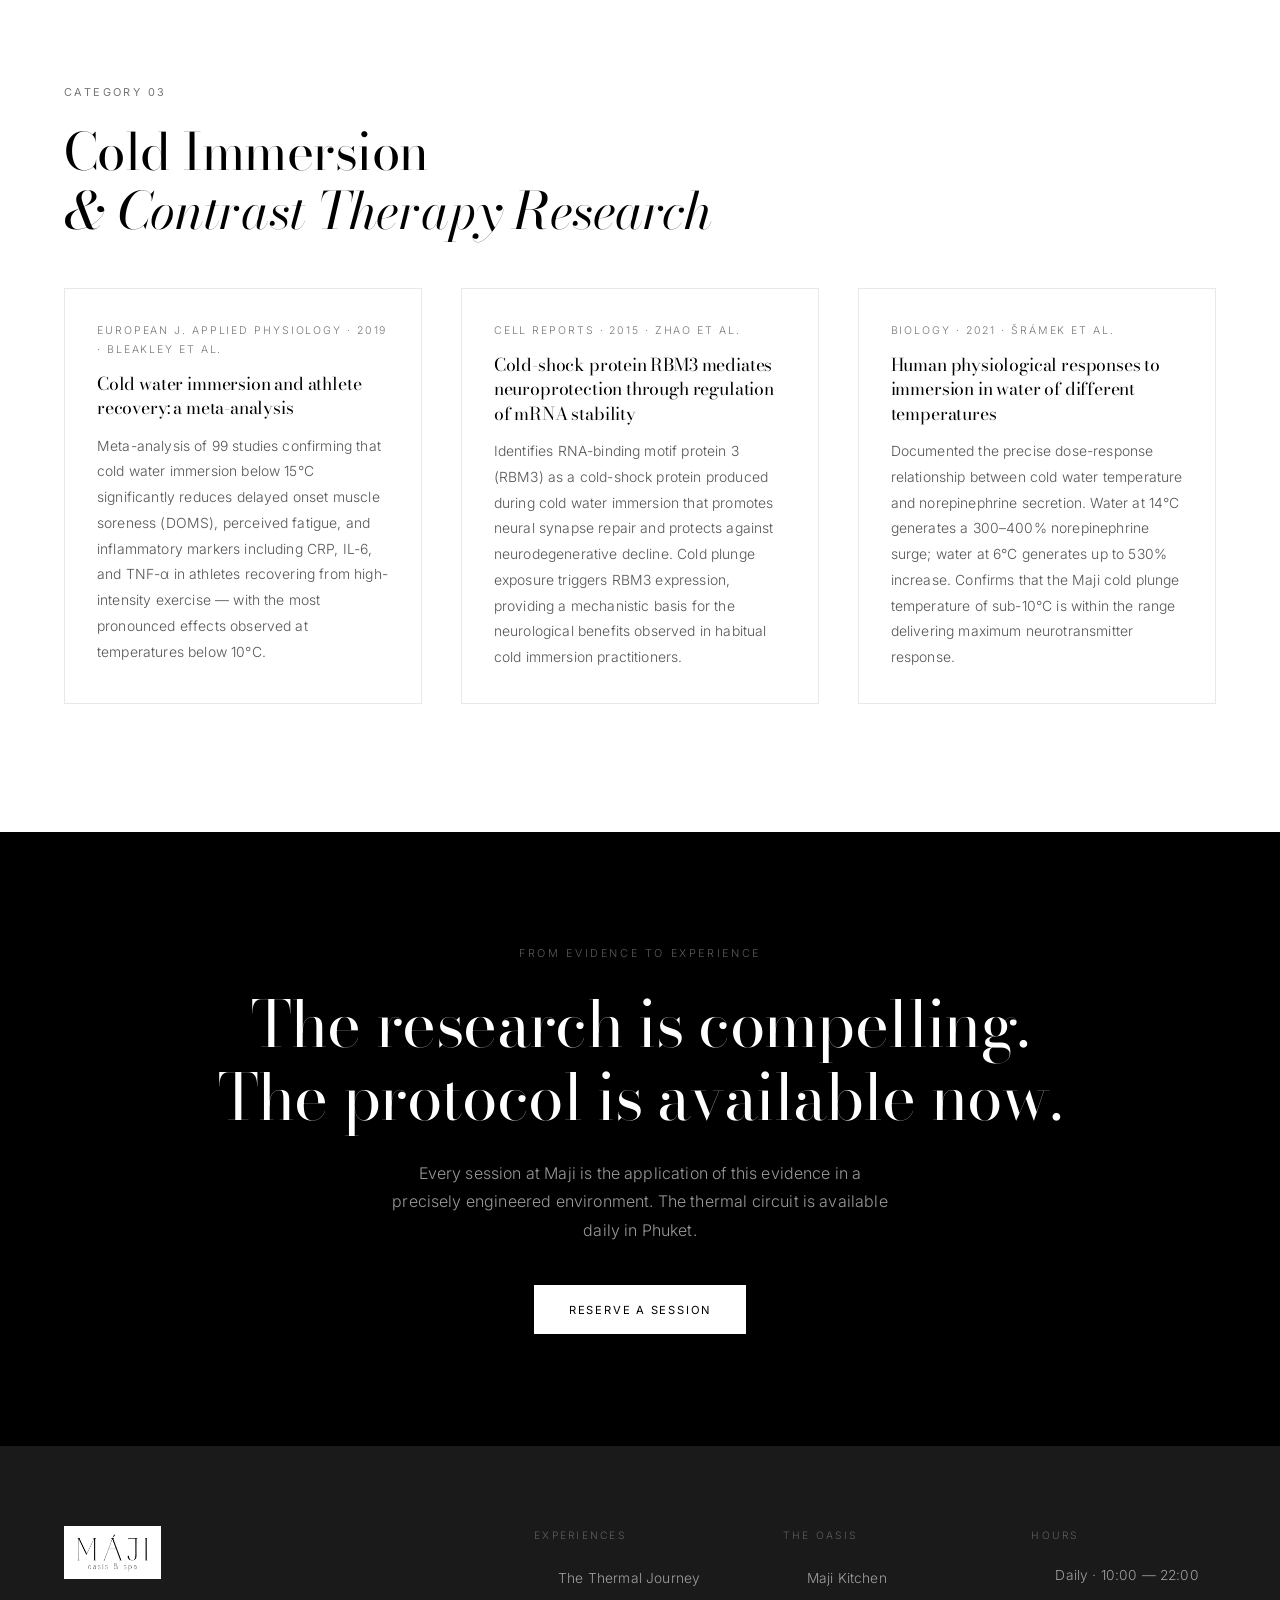
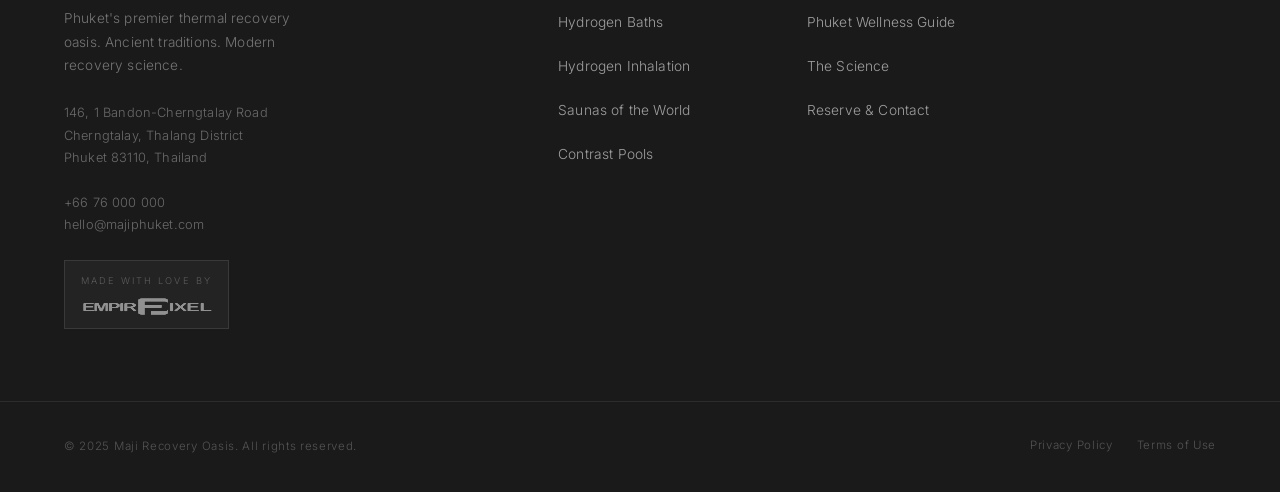
<file: science.html>
﻿<!DOCTYPE html>
<html lang="en">
<head>
  <meta charset="UTF-8">
  <meta name="viewport" content="width=device-width, initial-scale=1.0">
  <title>The Science Behind Maji — Hydrogen Therapy, Contrast Research &amp; Clinical Evidence</title>
  <meta name="description" content="Peer-reviewed research supporting molecular hydrogen therapy, sauna contrast protocols, and metabolic optimisation. The clinical foundation of Maji's recovery system in Phuket.">
  <link rel="canonical" href="https://majiphuket.com/science">

  <meta property="og:title" content="The Science Behind Maji — Hydrogen Therapy & Contrast Research">
  <meta property="og:description" content="Clinical evidence for the Maji thermal circuit: molecular hydrogen antioxidant research, sauna longevity studies, and contrast hydrotherapy outcomes.">
  <meta property="og:url" content="https://majiphuket.com/science">
  <meta property="og:type" content="article">

  <link rel="preconnect" href="https://fonts.googleapis.com">
  <link rel="preconnect" href="https://fonts.gstatic.com" crossorigin>
  <link href="https://fonts.googleapis.com/css2?family=Bodoni+Moda:ital,opsz,wght@0,6..96,200;0,6..96,300;0,6..96,400;1,6..96,200;1,6..96,300;1,6..96,400&family=Inter:wght@300;400;500&display=swap" rel="stylesheet">
  <link rel="stylesheet" href="assets/css/styles.css">

  <script type="application/ld+json">
  {
    "@context": "https://schema.org",
    "@graph": [
      {
        "@type": "MedicalWebPage",
        "@id": "https://majiphuket.com/science#webpage",
        "url": "https://majiphuket.com/science",
        "name": "The Science Behind Maji — Hydrogen Therapy, Contrast Research & Clinical Evidence",
        "isPartOf": { "@id": "https://majiphuket.com/#website" },
        "about": [
          {
            "@type": "MedicalTherapy",
            "name": "Molecular Hydrogen Therapy",
            "alternateName": "H₂ Antioxidant Therapy",
            "description": "Therapeutic use of molecular hydrogen for selective reactive oxygen species neutralisation."
          },
          {
            "@type": "MedicalTherapy",
            "name": "Sauna Therapy",
            "alternateName": "Finnish Sauna, Russian Banya, Hammam",
            "description": "Regular thermal heat exposure for cardiovascular, metabolic, and neuroprotective benefit."
          },
          {
            "@type": "MedicalTherapy",
            "name": "Contrast Hydrotherapy",
            "alternateName": "Cold Water Immersion Therapy",
            "description": "Alternating hot and cold water exposure for vascular recovery and athletic performance."
          }
        ],
        "specialty": ["IntegrativeMedicine", "SportsAndFitnessNutrition"],
        "breadcrumb": {
          "@type": "BreadcrumbList",
          "itemListElement": [
            { "@type": "ListItem", "position": 1, "name": "Home", "item": "https://majiphuket.com/" },
            { "@type": "ListItem", "position": 2, "name": "The Science", "item": "https://majiphuket.com/science" }
          ]
        }
      }
    ]
  }
  </script>
</head>
<body>

  <nav class="nav" role="navigation" aria-label="Main navigation">
    <div class="nav__inner">
      <a href="index.html" class="nav__logo"><img src="assets/images/maji-logo.png" alt="Maji Recovery Oasis" height="46" loading="eager"></a>
      <ul class="nav__links" role="list">
        <li><a href="thermal-journey.html" data-i18n="nav_journey">The Journey</a></li>
        <li class="dropdown">
          <a href="services/saunas.html" aria-haspopup="true" data-i18n="nav_services">Services</a>
          <ul class="dropdown-menu" role="list">
            <li><a href="services/hydrogen-baths.html" data-i18n="nav_h2_baths" data-i18n="footer_h2baths">Hydrogen Baths</a></li>
            <li><a href="services/hydrogen-inhalation.html" data-i18n="nav_h2_inhale" data-i18n="footer_h2inhale">Hydrogen Inhalation</a></li>
            <li><a href="services/saunas.html" data-i18n="nav_saunas" data-i18n="footer_saunas">Saunas of the World</a></li>
            <li><a href="services/pools.html" data-i18n="nav_pools" data-i18n="footer_pools">Contrast Pools</a></li>
          </ul>
        </li>
        <li><a href="dining.html" data-i18n="nav_kitchen">Kitchen</a></li>
        <li><a href="science.html" data-i18n="nav_science">Science</a></li>
        <li><a href="phuket-wellness-guide.html" data-i18n="nav_guide">Phuket Guide</a></li>
      </ul>
      <div class="nav__lang" aria-label="Select language"><button class="lang-btn" data-lang="en" aria-pressed="true">EN</button><button class="lang-btn" data-lang="th" aria-pressed="false">TH</button><button class="lang-btn" data-lang="zh" aria-pressed="false">中</button><button class="lang-btn" data-lang="ru" aria-pressed="false">RU</button></div>
      <a href="contact.html" class="nav__book" data-analytics-event="nav_book_click" data-i18n="nav_reserve">Reserve</a>
      <button class="nav__hamburger" aria-label="Open menu" aria-expanded="false">
        <span></span><span></span><span></span>
      </button>
    </div>
  </nav>

  <div class="nav__mobile" role="dialog" aria-label="Mobile navigation" aria-modal="true">
    <button class="nav__mobile-close" aria-label="Close menu">&times;</button>
    <a href="thermal-journey.html" data-i18n="nav_journey">The Journey</a>
    <a href="services/hydrogen-baths.html" data-i18n="nav_h2_baths" data-i18n="footer_h2baths">Hydrogen Baths</a>
    <a href="services/hydrogen-inhalation.html" data-i18n="nav_h2_inhale" data-i18n="footer_h2inhale">Hydrogen Inhalation</a>
    <a href="services/saunas.html" data-i18n="nav_saunas_short">Saunas</a>
    <a href="services/pools.html" data-i18n="nav_pools_short">Pools</a>
    <a href="dining.html" data-i18n="nav_kitchen">Kitchen</a>
    <a href="science.html" data-i18n="nav_science">Science</a>
    <a href="phuket-wellness-guide.html" data-i18n="nav_guide">Phuket Guide</a>
    <a href="contact.html">Reserve</a>
  </div>

  <main id="main-content">

    <!-- PAGE HEADER -->
    <header class="page-header" aria-labelledby="page-title">
      <div class="container">
        <nav aria-label="Breadcrumb" class="breadcrumb">
          <a href="index.html">Home</a>
          <span class="breadcrumb__sep" aria-hidden="true">—</span>
          <span data-i18n="science_crumb">The Science</span>
        </nav>
        <span class="page-header__eyebrow" data-i18n="science_eyebrow">Clinical Evidence · E-E-A-T Foundation</span>
        <h1 id="page-title" class="page-header__title" data-i18n-html="science_h1">
          The Science<br><em>Behind Maji</em>
        </h1>
        <p class="page-header__subtitle" style="color:#555;">
          Every protocol at Maji is grounded in peer-reviewed research. This page documents the clinical evidence base underpinning the Maji thermal circuit — from molecular hydrogen antioxidant studies to long-term sauna cardiovascular cohorts and cold water immersion trials.
        </p>
      </div>
    </header>

    <div class="photo-banner" aria-hidden="true"><img src="assets/images/DSC00079.jpg" alt="Guest in post-circuit recovery at Maji Oasis" loading="lazy"></div>


    <!-- EDITORIAL NOTE -->
    <section class="section section--subtle" aria-labelledby="editorial-note">
      <div class="container" style="max-width:860px;">
        <div style="border-left:1px solid var(--border-mid); padding-left:2rem;">
          <h2 id="editorial-note" style="font-weight:300; font-size:1.3rem; margin-bottom:1rem;">A note on our evidence standards</h2>
          <p style="font-size:0.95rem; line-height:1.9; color:#444;">
            The research cited on this page is drawn from peer-reviewed publications in journals including <em>Nature Medicine</em>, <em>Free Radical Research</em>, the <em>European Journal of Applied Physiology</em>, the <em>International Journal of Molecular Sciences</em>, and clinical trials registered on ClinicalTrials.gov. Where evidence is emerging rather than established, we state this explicitly. Maji does not claim medical diagnosis or treatment capability. Our services support general wellbeing, recovery, and performance optimisation.
          </p>
        </div>
      </div>
    </section>

    <!-- HYDROGEN THERAPY RESEARCH -->
    <section class="section" aria-labelledby="h2-research-heading">
      <div class="container">
        <span class="label" style="display:block; margin-bottom:1.2rem;" data-i18n="science_cat1_label">Category 01</span>
        <h2 id="h2-research-heading" style="font-weight:200; max-width:22ch; margin-bottom:3rem;" data-i18n-html="science_cat1_heading">
          Molecular Hydrogen<br><em>Therapy Research</em>
        </h2>
        <div class="grid-3">

          <article class="research-card reveal">
            <div class="research-card__meta">Nature Medicine · 2007 · Ohsawa et al.</div>
            <h3 class="research-card__title">Hydrogen acts as a therapeutic antioxidant by selectively reducing cytotoxic oxygen radicals</h3>
            <p class="research-card__summary">
              The landmark study establishing molecular hydrogen as a selective antioxidant. Demonstrated that H₂ reacts with and neutralises the hydroxyl radical (·OH) and peroxynitrite (ONOO⁻) without disrupting other reactive oxygen species essential for normal cellular signalling. This paper initiated the global clinical research interest in hydrogen therapy, with over 1,000 subsequent studies.
            </p>
          </article>

          <article class="research-card reveal reveal-d1">
            <div class="research-card__meta">Int. J. Molecular Sciences · 2019 · Nicolson et al.</div>
            <h3 class="research-card__title">Clinical effects of hydrogen administration: from animal and human diseases to exercise medicine</h3>
            <p class="research-card__summary">
              Comprehensive meta-analysis documenting consistent clinical benefits of molecular hydrogen delivery across multiple administration routes — inhalation, oral, and transdermal — including reductions in inflammatory markers, improvements in fatigue scores, and enhanced exercise recovery outcomes in randomised controlled trials.
            </p>
          </article>

          <article class="research-card reveal reveal-d2">
            <div class="research-card__meta">Free Radical Research · 2020 · Drid et al.</div>
            <h3 class="research-card__title">Hydrogen-rich water reduces oxidative stress in judo athletes following acute exercise</h3>
            <p class="research-card__summary">
              Randomised controlled trial demonstrating that athletes consuming hydrogen-rich water showed significantly lower malondialdehyde (MDA) and blood lactate levels following high-intensity judo training, with faster return to baseline in peak power output — indicating measurable acceleration of post-exercise cellular recovery.
            </p>
          </article>

          <article class="research-card reveal">
            <div class="research-card__meta">Medical Gas Research · 2020 · Ohta et al.</div>
            <h3 class="research-card__title">Molecular hydrogen as a novel antioxidant: overview of the advantages of hydrogen for medical applications</h3>
            <p class="research-card__summary">
              Documents the key physiological advantage of H₂ over conventional antioxidants: its ability to penetrate subcellular compartments including mitochondria and cell nuclei due to its nanoscopic size, enabling antioxidant activity at the sites where oxidative damage originates — rather than merely at the cell surface.
            </p>
          </article>

          <article class="research-card reveal reveal-d1">
            <div class="research-card__meta">Scientific Reports · 2018 · Ito et al.</div>
            <h3 class="research-card__title">H₂ therapy activates Nrf2 pathway, upregulating endogenous antioxidant enzymes</h3>
            <p class="research-card__summary">
              Demonstrated that molecular hydrogen exposure activates the Nrf2 transcription factor — the master regulator of cellular antioxidant response — resulting in sustained upregulation of superoxide dismutase (SOD), catalase, and glutathione peroxidase that persists for hours beyond the H₂ exposure period itself.
            </p>
          </article>

          <article class="research-card reveal reveal-d2">
            <div class="research-card__meta">J. Photochemistry &amp; Photobiology · 2016 · Qian et al.</div>
            <h3 class="research-card__title">Hydrogen-rich water bath reduces UVB-induced skin damage and oxidative stress</h3>
            <p class="research-card__summary">
              Confirmed the effectiveness of hydrogen-rich water baths in reducing UV-B-induced oxidative damage in skin tissue. Direct relevance to Phuket's high UV index environment: hydrogen bath therapy measurably mitigates the accelerated dermal oxidative damage associated with daily tropical sun exposure.
            </p>
          </article>

        </div>
      </div>
    </section>

    <!-- SAUNA RESEARCH -->
    <section class="section section--subtle" aria-labelledby="sauna-research-heading">
      <div class="container">
        <span class="label" style="display:block; margin-bottom:1.2rem;" data-i18n="science_cat2_label">Category 02</span>
        <h2 id="sauna-research-heading" style="font-weight:200; max-width:22ch; margin-bottom:3rem;" data-i18n-html="science_cat2_heading">
          Sauna &amp; Thermal<br><em>Therapy Research</em>
        </h2>
        <div class="grid-3">

          <article class="research-card reveal">
            <div class="research-card__meta">JAMA Internal Medicine · 2015 · Laukkanen et al.</div>
            <h3 class="research-card__title">Association between sauna bathing and fatal cardiovascular and all-cause mortality</h3>
            <p class="research-card__summary">
              Landmark 20-year prospective cohort study of 2,315 Finnish men. Participants bathing in sauna 4–7 times per week demonstrated 40% lower all-cause cardiovascular mortality and 50% lower risk of fatal coronary artery disease compared to once-weekly sauna users. The dose-response relationship confirms that frequency of sauna bathing directly correlates with cardiovascular protection.
            </p>
          </article>

          <article class="research-card reveal reveal-d1">
            <div class="research-card__meta">Age · 2016 · Iguchi et al.</div>
            <h3 class="research-card__title">Heat stress and cardiovascular, hormonal, and heat shock proteins in humans</h3>
            <p class="research-card__summary">
              Quantified the heat shock protein (HSP70 and HSP90) response to sauna exposure, confirming expression begins within the first 10 minutes of 80°C exposure. HSPs protect proteins from heat damage, assist refolding of misfolded proteins, and modulate immune response — functioning as cellular defence coordinators that accumulate over repeated sauna sessions.
            </p>
          </article>

          <article class="research-card reveal reveal-d2">
            <div class="research-card__meta">European J. Preventive Cardiology · 2018 · Laukkanen et al.</div>
            <h3 class="research-card__title">Sauna bathing reduces the risk of stroke in Finnish men and women</h3>
            <p class="research-card__summary">
              Further analysis from the Kuopio cohort confirming a 61% reduction in stroke risk among those bathing in sauna 4–7 times weekly compared to once-weekly. Mechanism proposed: reduction in arterial stiffness, improvement in endothelial function, and reduction of systemic inflammation through regular thermal stress adaptation.
            </p>
          </article>

          <article class="research-card reveal">
            <div class="research-card__meta">Growth Hormone &amp; IGF Research · 2010 · Beever et al.</div>
            <h3 class="research-card__title">Sauna bathing acutely elevates growth hormone levels</h3>
            <p class="research-card__summary">
              Documents a 140–200% surge in growth hormone (GH) secretion following a single Finnish sauna session, with levels remaining elevated for several hours post-exposure. Growth hormone drives protein synthesis, fat metabolism, and tissue repair — providing the biochemical substrate for the sauna's well-documented body composition and recovery effects.
            </p>
          </article>

          <article class="research-card reveal reveal-d1">
            <div class="research-card__meta">Medical Hypotheses · 2019 · Hussain &amp; Cohen</div>
            <h3 class="research-card__title">Clinical effects of regular dry sauna bathing: a systematic review</h3>
            <p class="research-card__summary">
              Systematic review across 40 studies documenting consistent clinical benefits of regular sauna use including: improved arterial compliance, reduced blood pressure, enhanced endurance performance, reduction in chronic pain conditions, improvement in respiratory function, and documented neurological benefits in neurodegenerative disease models.
            </p>
          </article>

          <article class="research-card reveal reveal-d2">
            <div class="research-card__meta">Extreme Physiology &amp; Medicine · 2012 · Mooventhan &amp; Nivethitha</div>
            <h3 class="research-card__title">Scientific evidence-based effects of hydrotherapy on various systems of the body</h3>
            <p class="research-card__summary">
              Comprehensive review establishing the physiological mechanisms of contrast hydrotherapy across cardiovascular, musculoskeletal, endocrine, and neurological systems — documenting measurable improvements in peripheral circulation, lymphatic drainage, pain threshold, and recovery speed from musculoskeletal injury through structured hot-cold alternation protocols.
            </p>
          </article>

        </div>
      </div>
    </section>

    <!-- COLD THERAPY RESEARCH -->
    <section class="section" aria-labelledby="cold-research-heading">
      <div class="container">
        <span class="label" style="display:block; margin-bottom:1.2rem;" data-i18n="science_cat3_label">Category 03</span>
        <h2 id="cold-research-heading" style="font-weight:200; max-width:22ch; margin-bottom:3rem;" data-i18n-html="science_cat3_heading">
          Cold Immersion<br><em>&amp; Contrast Therapy Research</em>
        </h2>
        <div class="grid-3">

          <article class="research-card reveal">
            <div class="research-card__meta">European J. Applied Physiology · 2019 · Bleakley et al.</div>
            <h3 class="research-card__title">Cold water immersion and athlete recovery: a meta-analysis</h3>
            <p class="research-card__summary">
              Meta-analysis of 99 studies confirming that cold water immersion below 15°C significantly reduces delayed onset muscle soreness (DOMS), perceived fatigue, and inflammatory markers including CRP, IL-6, and TNF-α in athletes recovering from high-intensity exercise — with the most pronounced effects observed at temperatures below 10°C.
            </p>
          </article>

          <article class="research-card reveal reveal-d1">
            <div class="research-card__meta">Cell Reports · 2015 · Zhao et al.</div>
            <h3 class="research-card__title">Cold-shock protein RBM3 mediates neuroprotection through regulation of mRNA stability</h3>
            <p class="research-card__summary">
              Identifies RNA-binding motif protein 3 (RBM3) as a cold-shock protein produced during cold water immersion that promotes neural synapse repair and protects against neurodegenerative decline. Cold plunge exposure triggers RBM3 expression, providing a mechanistic basis for the neurological benefits observed in habitual cold immersion practitioners.
            </p>
          </article>

          <article class="research-card reveal reveal-d2">
            <div class="research-card__meta">Biology · 2021 · Šrámek et al.</div>
            <h3 class="research-card__title">Human physiological responses to immersion in water of different temperatures</h3>
            <p class="research-card__summary">
              Documented the precise dose-response relationship between cold water temperature and norepinephrine secretion. Water at 14°C generates a 300–400% norepinephrine surge; water at 6°C generates up to 530% increase. Confirms that the Maji cold plunge temperature of sub-10°C is within the range delivering maximum neurotransmitter response.
            </p>
          </article>

        </div>
      </div>
    </section>

    <!-- BOOK CTA -->
    <section class="callout" aria-labelledby="science-cta-heading">
      <span class="callout__eyebrow" data-i18n="science_cta_eyebrow">From evidence to experience</span>
      <h2 id="science-cta-heading" class="callout__heading" data-i18n-html="science_cta_heading">
        The research is compelling.<br>The protocol is available now.
      </h2>
      <p class="callout__body">
        Every session at Maji is the application of this evidence in a precisely engineered environment. The thermal circuit is available daily in Phuket.
      </p>
      <a href="contact.html" class="btn btn--primary" data-analytics-event="science_book_cta" data-i18n="btn_reserve_session">Reserve a Session</a>
    </section>

  </main>

  <footer role="contentinfo">
    <div class="footer__top">
      <div>
        <div class="footer__logo-wrap"><img src="assets/images/maji-logo.png" alt="Maji Recovery Oasis" height="38" loading="lazy"></div>
        <p class="footer__tagline" data-i18n="footer_tagline">Phuket's premier thermal recovery oasis. Ancient traditions. Modern recovery science.</p>
        <address class="footer__address">
          146, 1 Bandon-Cherngtalay Road<br>
          Cherngtalay, Thalang District<br>
          Phuket 83110, Thailand<br><br>
          <a href="tel:+6676000000">+66 76 000 000</a><br>
          <a href="mailto:hello@majiphuket.com">hello@majiphuket.com</a>
        </address>
        <a href="https://empirepixel.com" class="footer__ep-credit" target="_blank" rel="noopener noreferrer"><span class="footer__ep-credit__label" data-i18n="footer_ep_credit">Made with love by</span><img src="assets/images/empirepixel-logo.png" alt="Empire Pixel" height="19" loading="lazy"></a>
      </div>
      <div>
        <span class="footer__col-title" data-i18n="footer_experiences">Experiences</span>
        <ul class="footer__links">
          <li><a href="thermal-journey.html" data-i18n="footer_thermal">The Thermal Journey</a></li>
          <li><a href="services/hydrogen-baths.html" data-i18n="nav_h2_baths" data-i18n="footer_h2baths">Hydrogen Baths</a></li>
          <li><a href="services/hydrogen-inhalation.html" data-i18n="nav_h2_inhale" data-i18n="footer_h2inhale">Hydrogen Inhalation</a></li>
          <li><a href="services/saunas.html" data-i18n="nav_saunas" data-i18n="footer_saunas">Saunas of the World</a></li>
          <li><a href="services/pools.html" data-i18n="nav_pools" data-i18n="footer_pools">Contrast Pools</a></li>
        </ul>
      </div>
      <div>
        <span class="footer__col-title" data-i18n="footer_oasis">The Oasis</span>
        <ul class="footer__links">
          <li><a href="dining.html" data-i18n="footer_kitchen">Maji Kitchen</a></li>
          <li><a href="phuket-wellness-guide.html" data-i18n="footer_phuket_guide">Phuket Wellness Guide</a></li>
          <li><a href="science.html" data-i18n="footer_science">The Science</a></li>
          <li><a href="contact.html" data-i18n="footer_contact">Reserve &amp; Contact</a></li>
        </ul>
      </div>
      <div>
        <span class="footer__col-title" data-i18n="footer_hours_title">Hours</span>
        <ul class="footer__links" style="gap:0.4rem;">
          <li style="color:rgba(255,255,255,0.58); font-size:0.86rem;" data-i18n="footer_daily">Daily · 10:00 — 22:00</li>
        </ul>
      </div>
    </div>
    <div class="footer__bottom">
      <p class="footer__copy" data-i18n="footer_copyright">&copy; 2025 Maji Recovery Oasis. All rights reserved.</p>
      <ul class="footer__legal">
        <li><a href="#" data-i18n="footer_privacy">Privacy Policy</a></li>
        <li><a href="#" data-i18n="footer_terms">Terms of Use</a></li>
      </ul>
    </div>
  </footer>

  <script src="assets/js/main.js" defer></script>
  <script src="assets/js/i18n.js" defer></script>
</body>
</html>
</file>
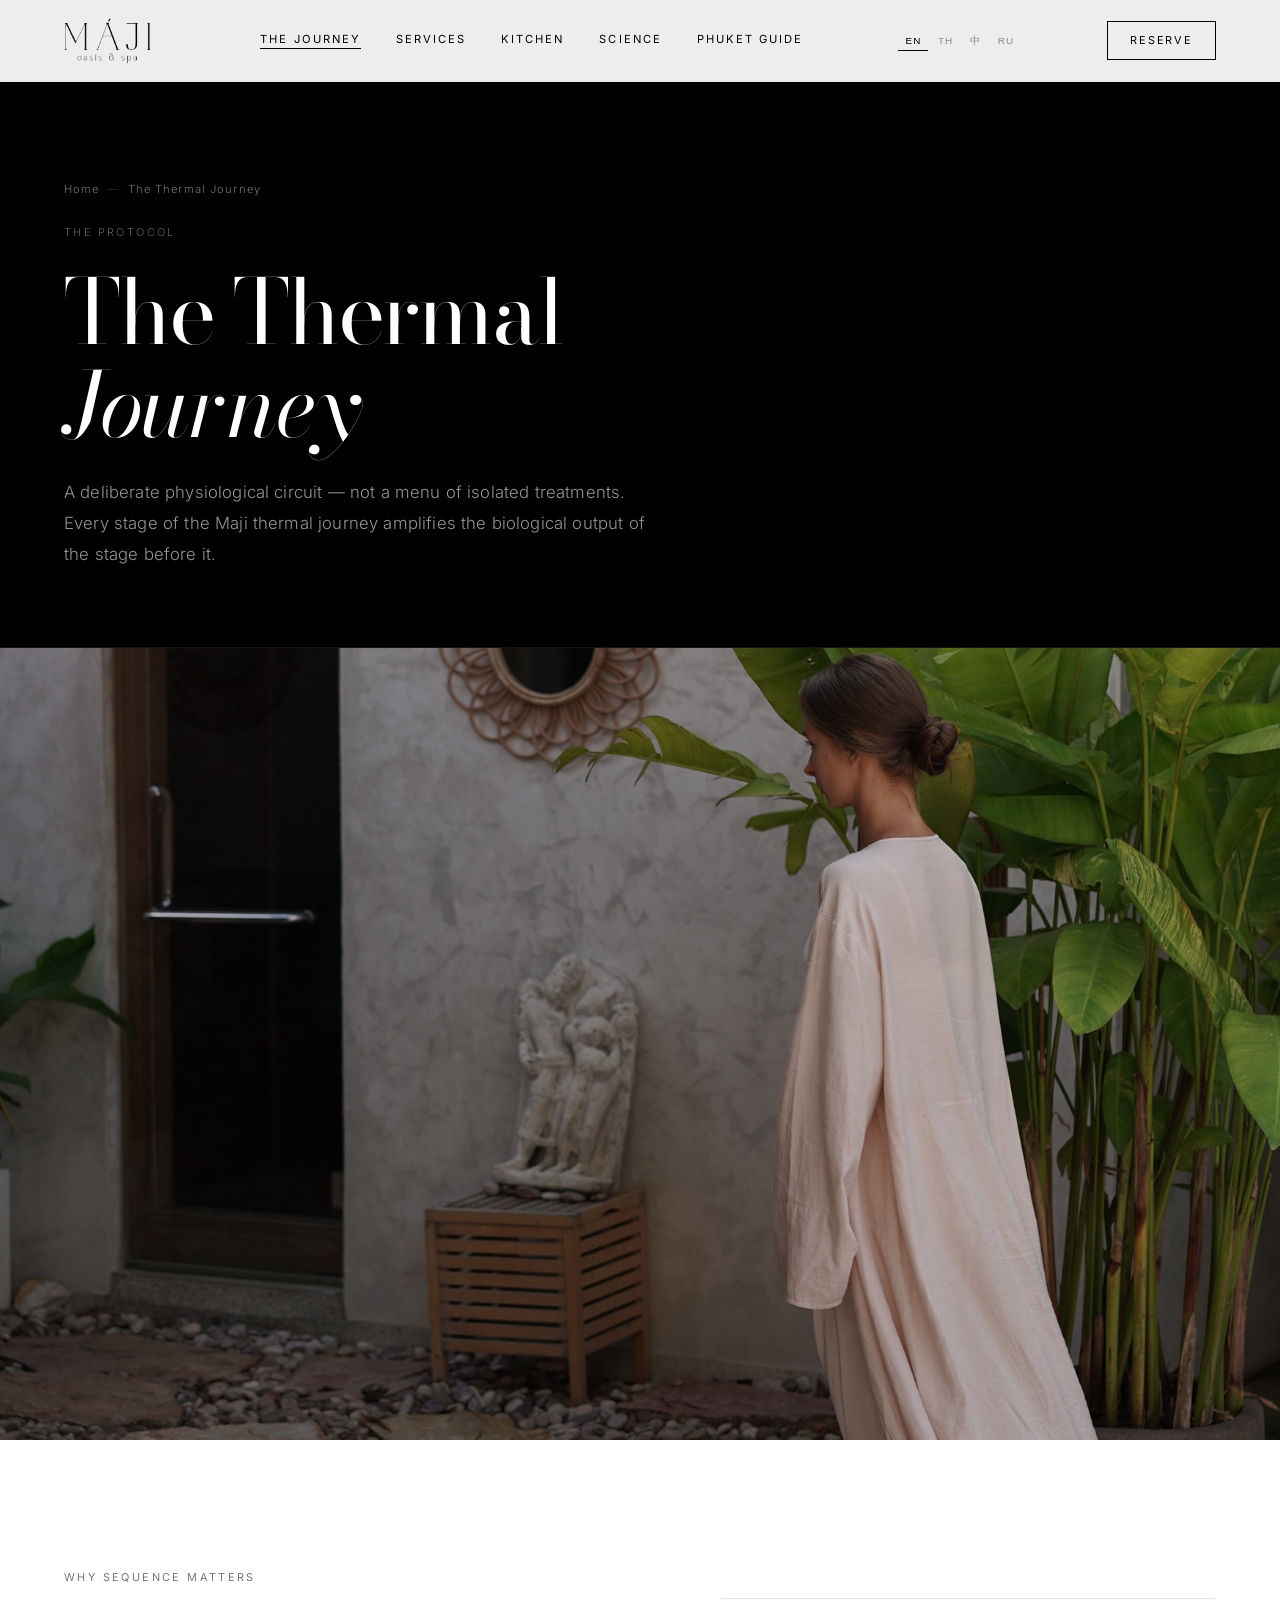
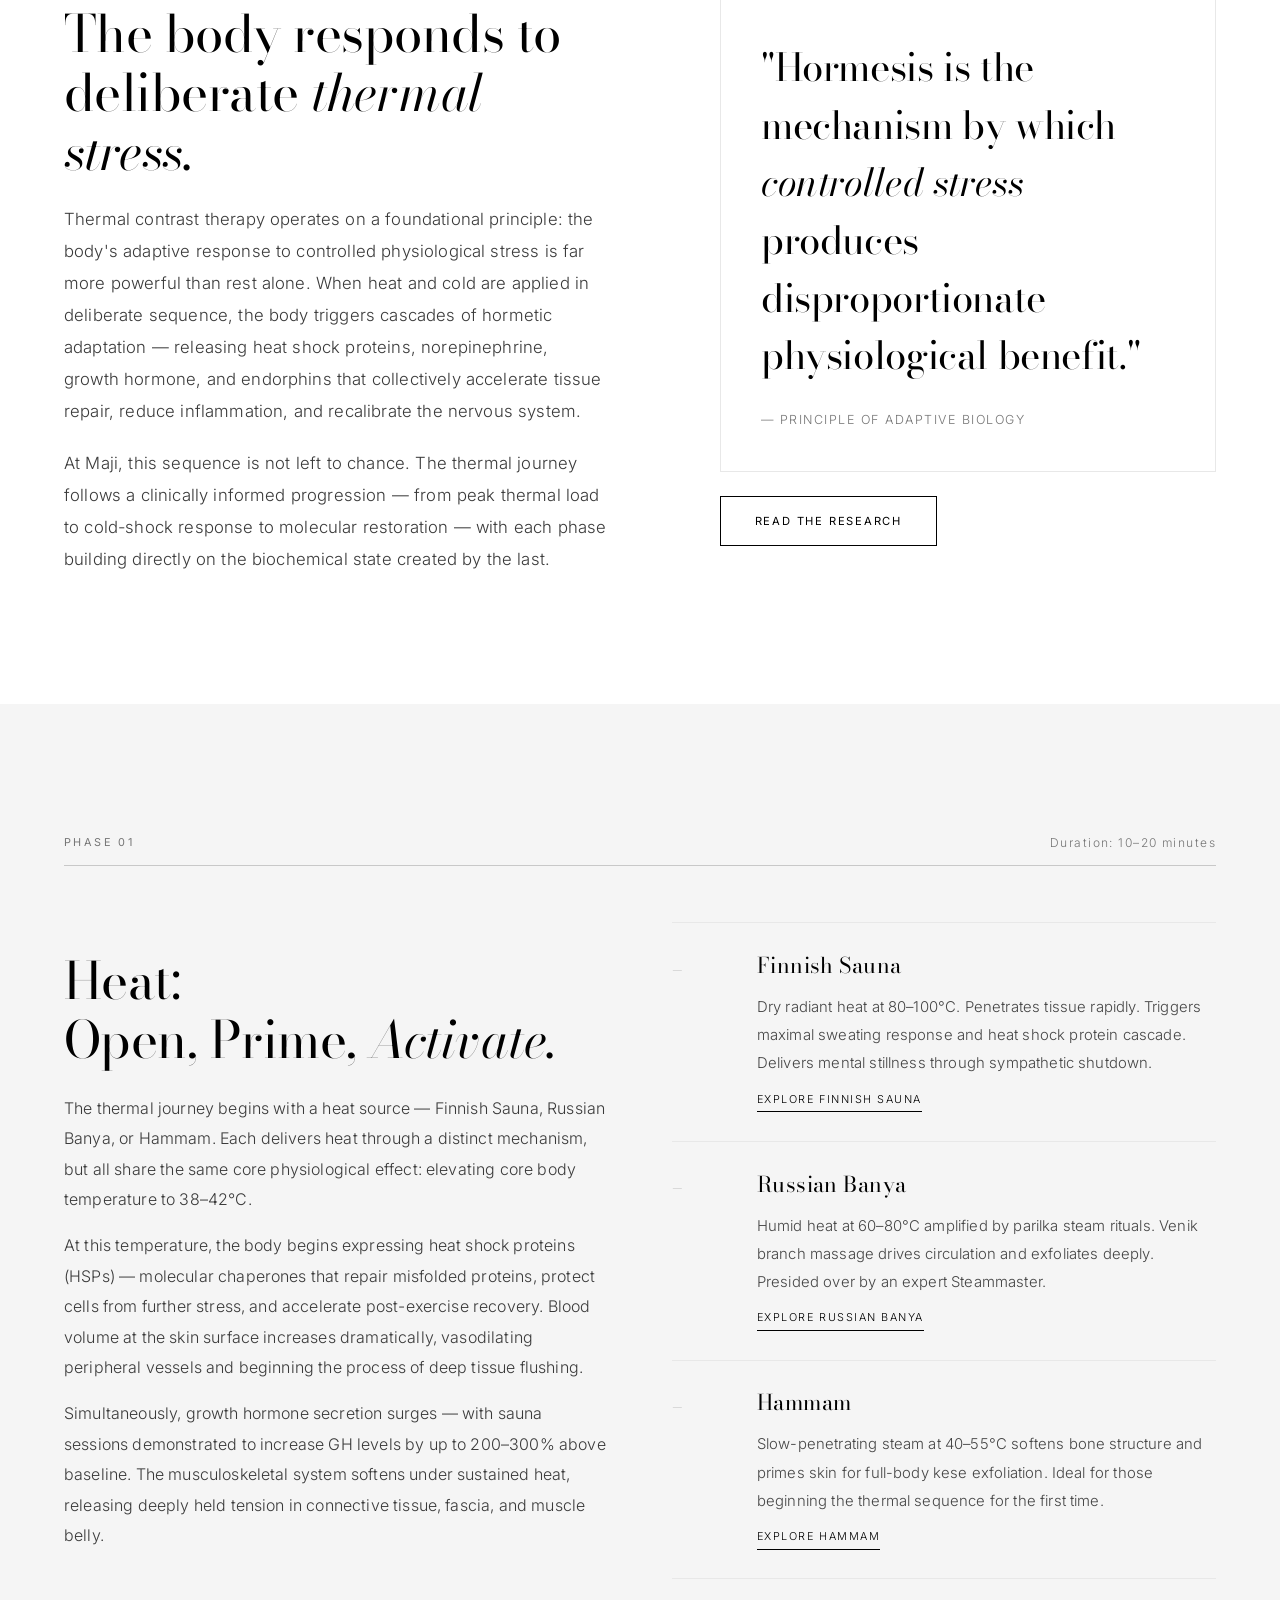
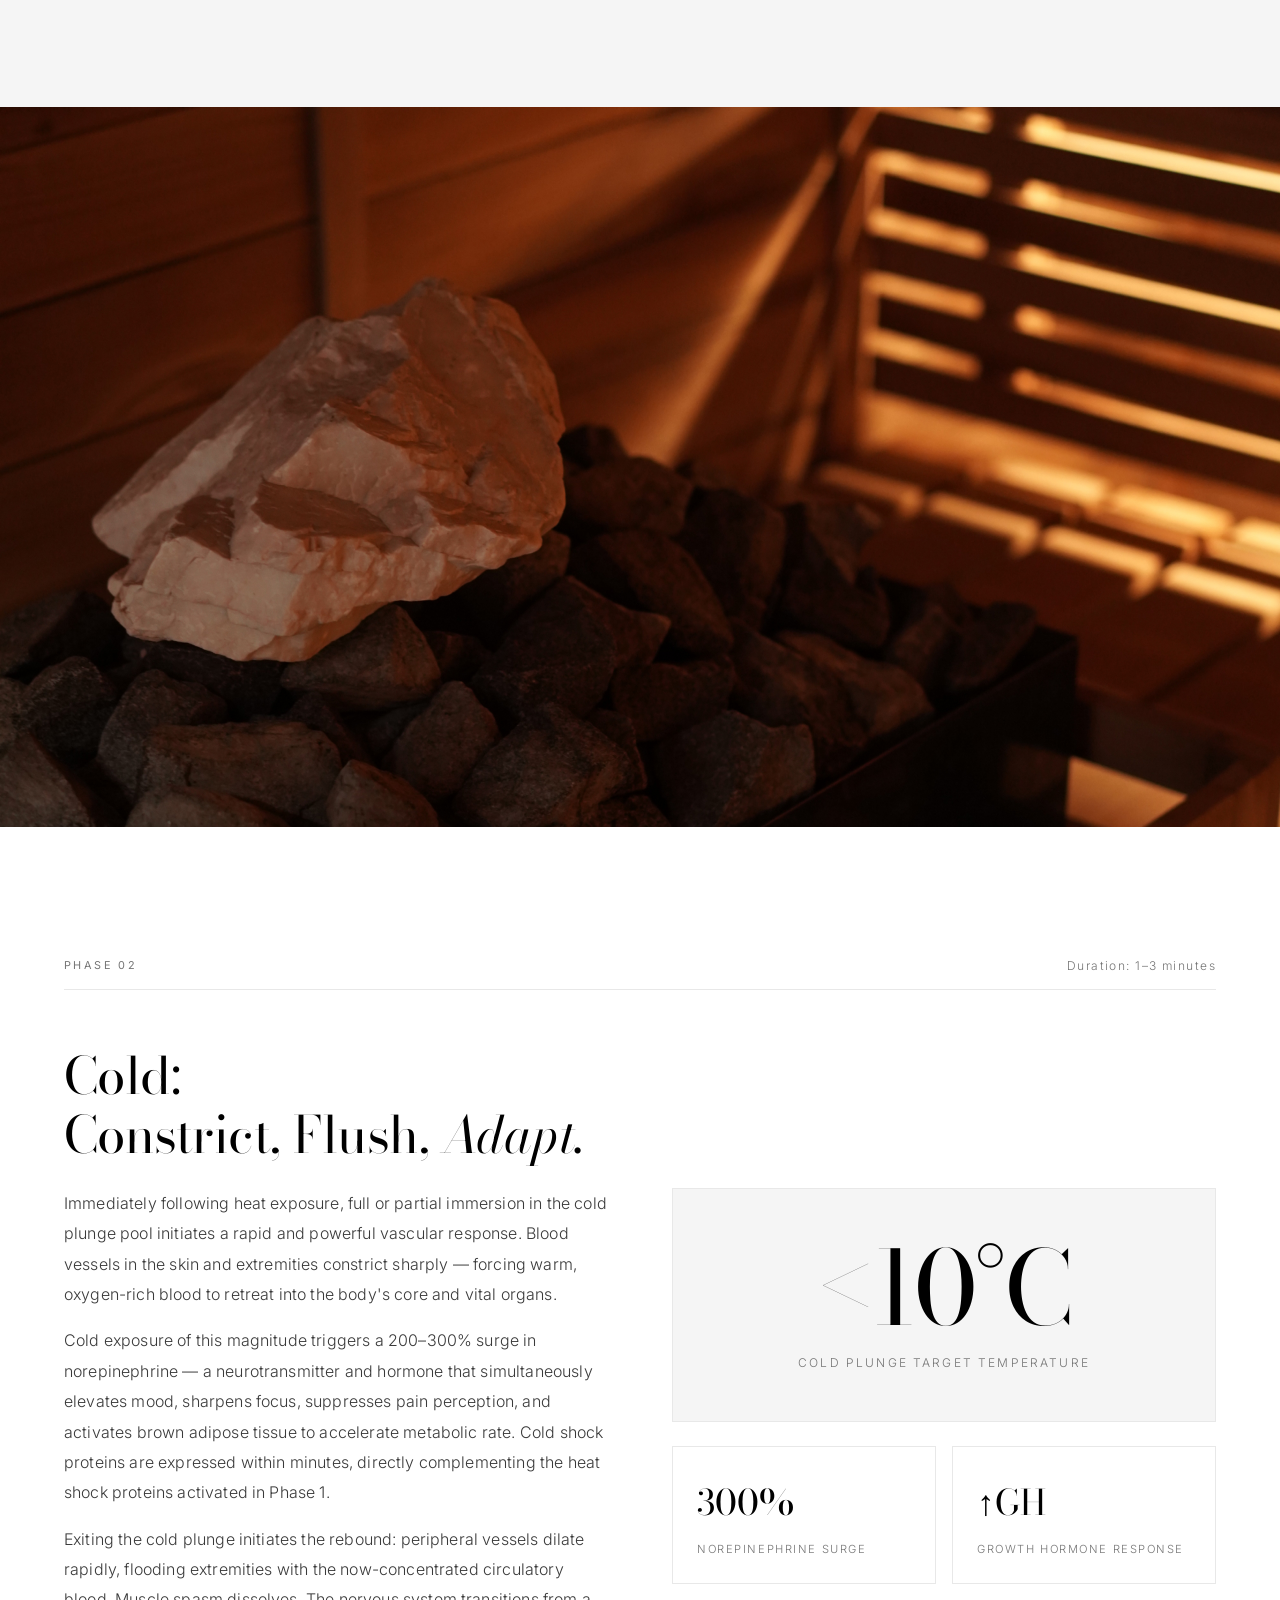
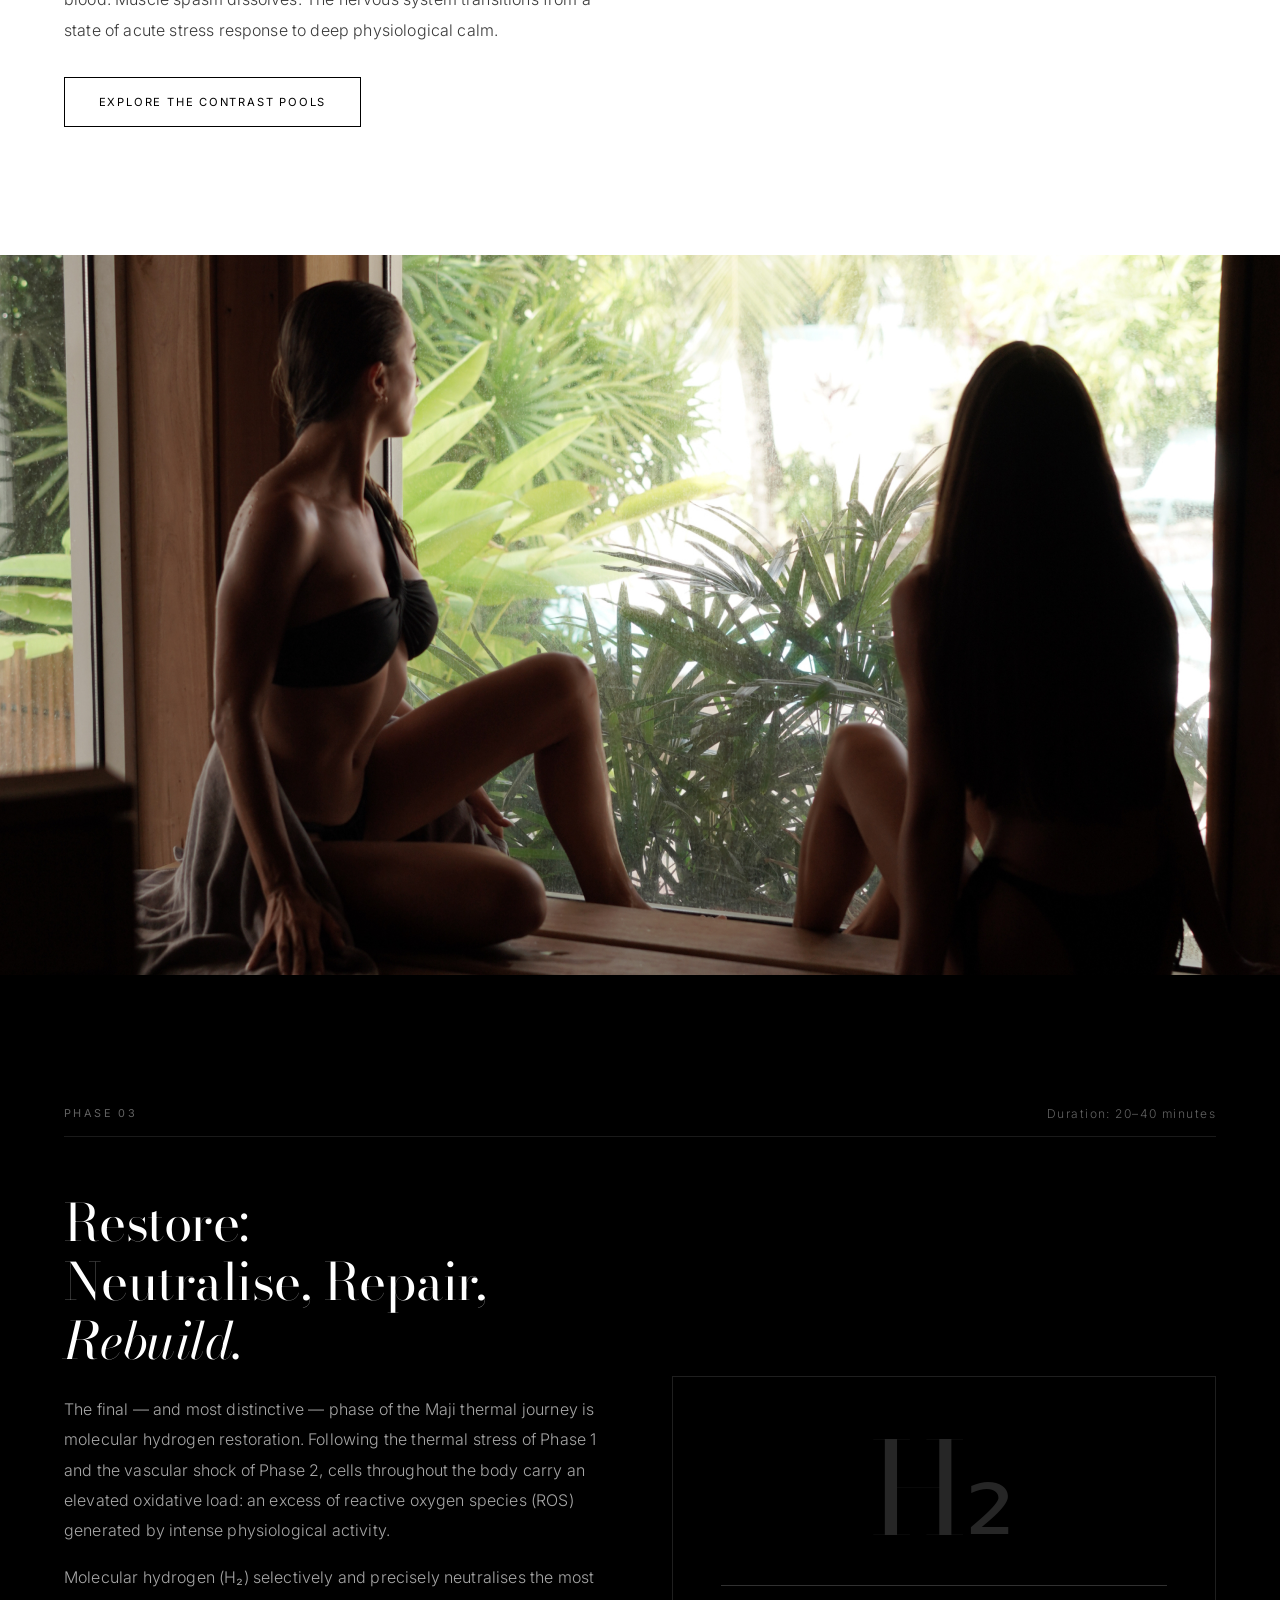
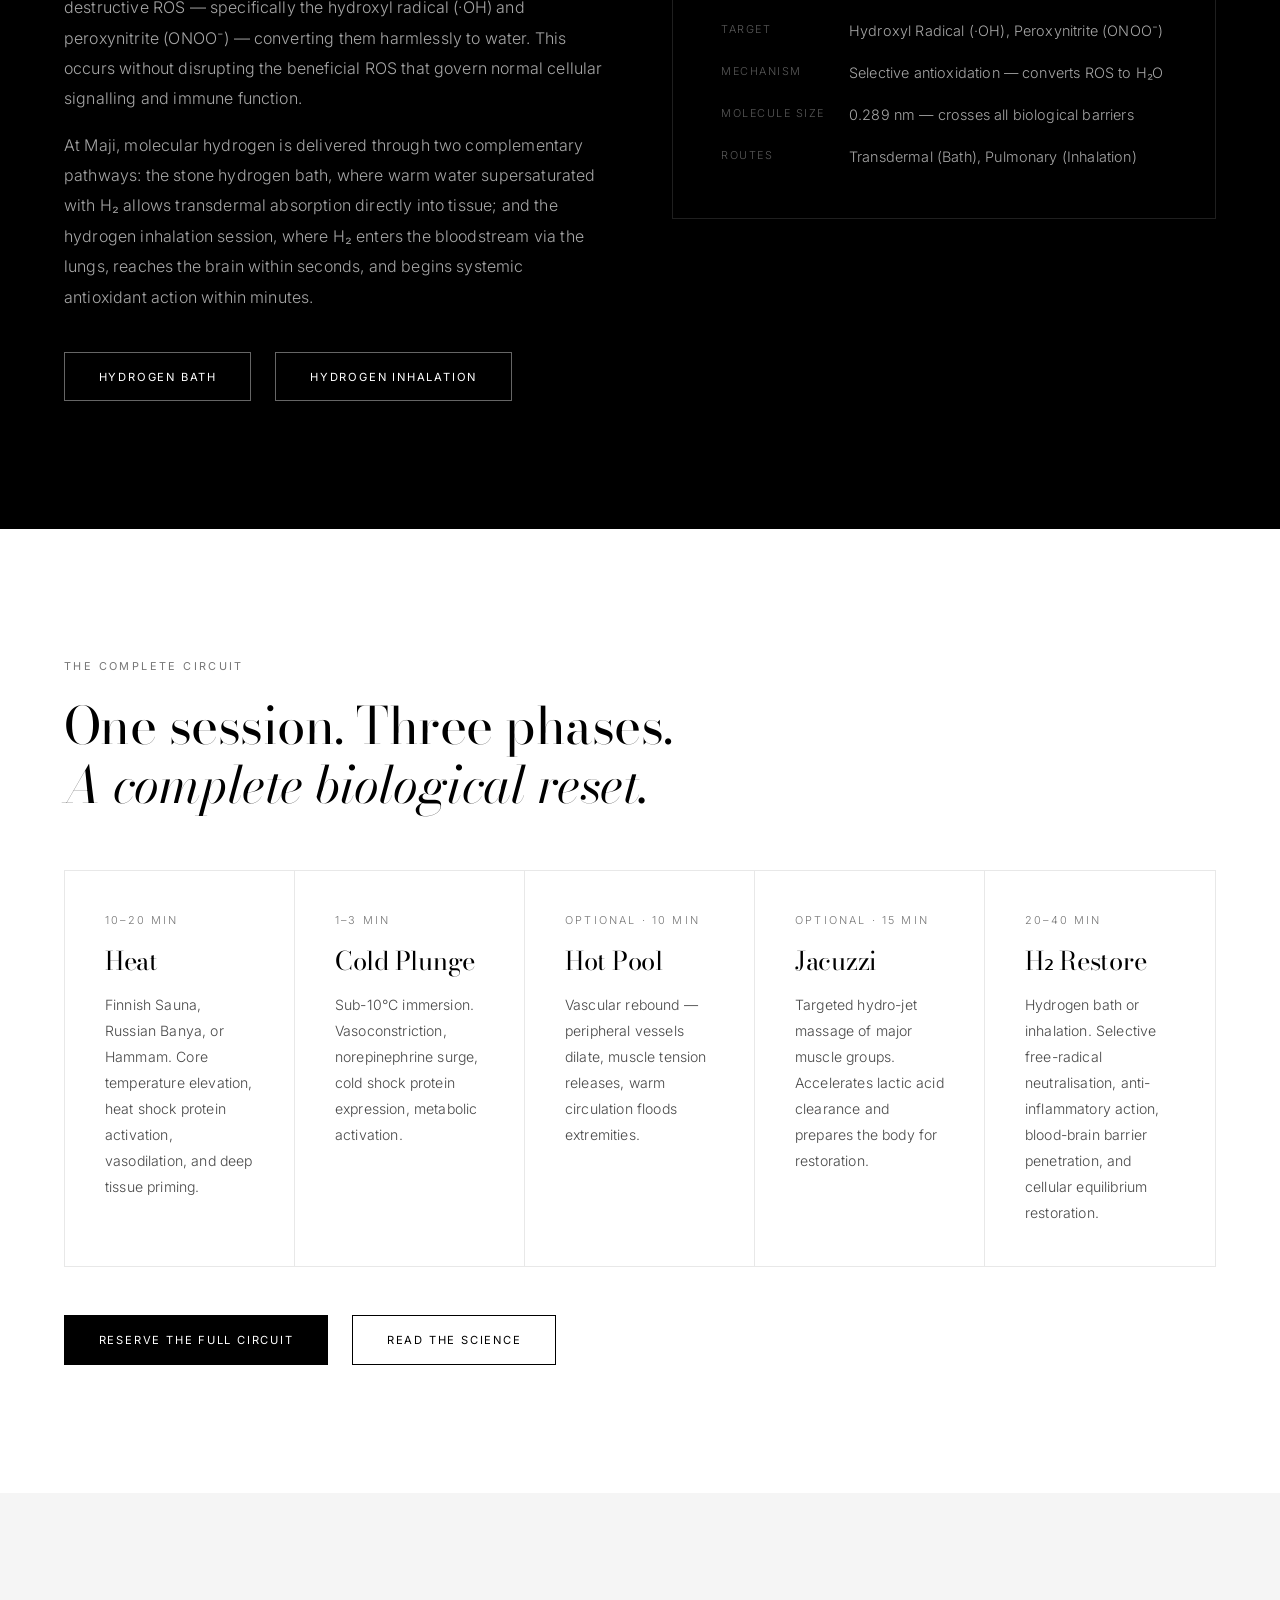
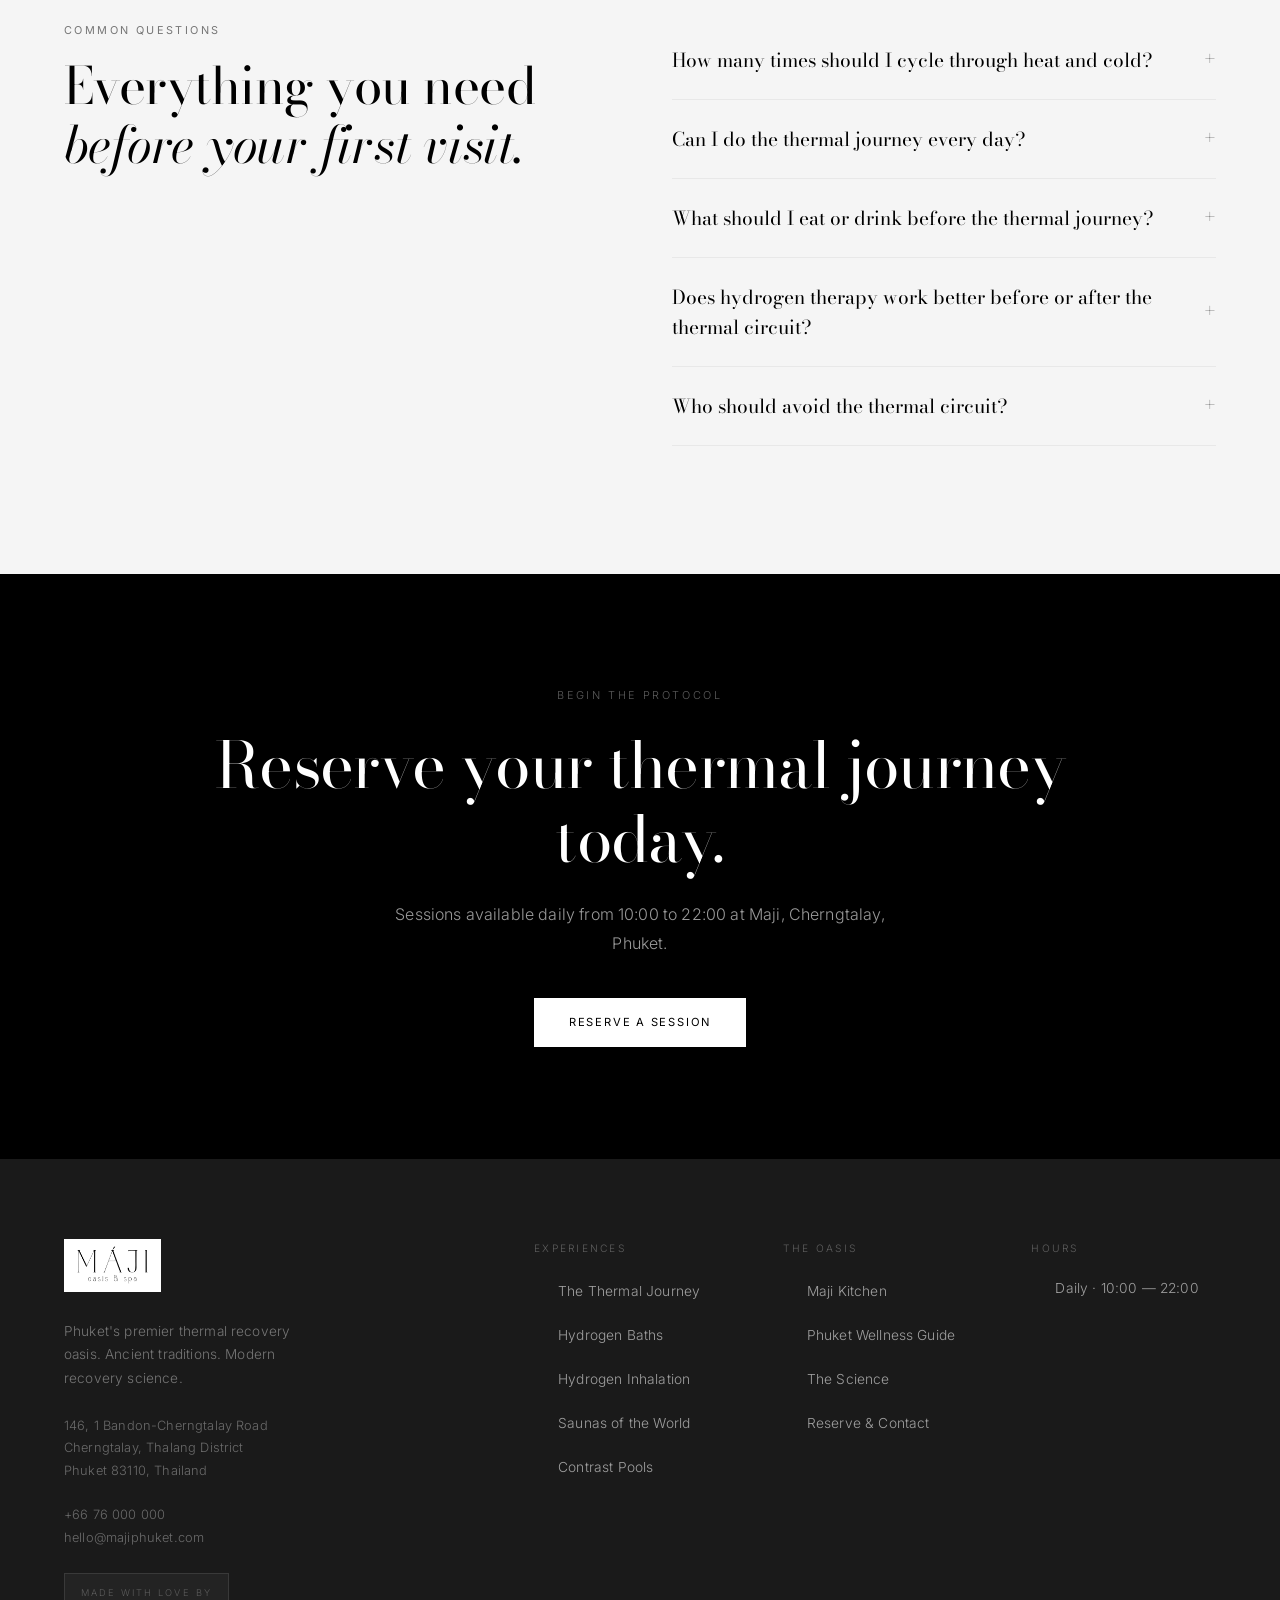
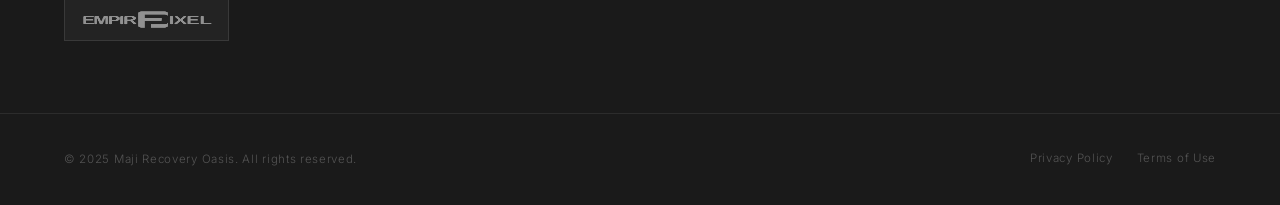
<file: thermal-journey.html>
﻿<!DOCTYPE html>
<html lang="en">
<head>
  <meta charset="UTF-8">
  <meta name="viewport" content="width=device-width, initial-scale=1.0">
  <title>The Thermal Journey — Heat, Cold &amp; Cellular Restoration Protocol | Maji Phuket</title>
  <meta name="description" content="Understand the physiological science behind Maji's thermal journey: how deliberate heat, cold contrast, and molecular hydrogen work as one unified cellular restoration circuit.">
  <link rel="canonical" href="https://majiphuket.com/thermal-journey">

  <meta property="og:title" content="The Thermal Journey — Heat, Cold & Cellular Restoration | Maji Phuket">
  <meta property="og:description" content="A deliberate sequence: heat opens vascular pathways, cold drives circulation inward, hydrogen restores at the cellular level. The complete protocol at Maji.">
  <meta property="og:url" content="https://majiphuket.com/thermal-journey">
  <meta property="og:type" content="article">

  <link rel="preconnect" href="https://fonts.googleapis.com">
  <link rel="preconnect" href="https://fonts.gstatic.com" crossorigin>
  <link href="https://fonts.googleapis.com/css2?family=Bodoni+Moda:ital,opsz,wght@0,6..96,200;0,6..96,300;0,6..96,400;1,6..96,200;1,6..96,300;1,6..96,400&family=Inter:wght@300;400;500&display=swap" rel="stylesheet">
  <link rel="stylesheet" href="assets/css/styles.css">

  <script type="application/ld+json">
  {
    "@context": "https://schema.org",
    "@graph": [
      {
        "@type": "WebPage",
        "@id": "https://majiphuket.com/thermal-journey#webpage",
        "url": "https://majiphuket.com/thermal-journey",
        "name": "The Thermal Journey — Heat, Cold & Cellular Restoration Protocol | Maji Phuket",
        "isPartOf": { "@id": "https://majiphuket.com/#website" },
        "about": { "@id": "https://majiphuket.com/#spa" },
        "description": "The complete physiological science behind the Maji thermal circuit: deliberate contrast therapy progressing from peak heat through cold shock to molecular hydrogen restoration.",
        "breadcrumb": {
          "@type": "BreadcrumbList",
          "itemListElement": [
            { "@type": "ListItem", "position": 1, "name": "Home", "item": "https://majiphuket.com/" },
            { "@type": "ListItem", "position": 2, "name": "The Thermal Journey", "item": "https://majiphuket.com/thermal-journey" }
          ]
        }
      },
      {
        "@type": "MedicalWebPage",
        "url": "https://majiphuket.com/thermal-journey",
        "name": "Contrast Therapy & Thermal Circuit Protocol",
        "description": "Educational guide to contrast hydrotherapy, sauna-induced heat shock protein response, and molecular hydrogen antioxidant therapy.",
        "about": [
          {
            "@type": "MedicalCondition",
            "name": "Oxidative Stress",
            "alternateName": "Reactive Oxygen Species Accumulation"
          },
          {
            "@type": "MedicalTherapy",
            "name": "Contrast Hydrotherapy",
            "alternateName": "Hot-Cold Thermal Therapy"
          },
          {
            "@type": "MedicalTherapy",
            "name": "Molecular Hydrogen Therapy",
            "alternateName": "H2 Antioxidant Therapy"
          }
        ]
      },
      {
        "@type": "Service",
        "@id": "https://majiphuket.com/thermal-journey#service",
        "name": "The Maji Thermal Journey",
        "serviceType": "Contrast Thermal Therapy",
        "provider": { "@id": "https://majiphuket.com/#spa" },
        "description": "A full thermal circuit — Finnish Sauna, Russian Banya, or Hammam followed by contrast cold plunge, hot immersion pool, and molecular hydrogen restoration — guided as a unified physiological protocol.",
        "url": "https://majiphuket.com/thermal-journey"
      }
    ]
  }
  </script>
</head>
<body>

  <nav class="nav" role="navigation" aria-label="Main navigation">
    <div class="nav__inner">
      <a href="index.html" class="nav__logo"><img src="assets/images/maji-logo.png" alt="Maji Recovery Oasis" height="46" loading="eager"></a>
      <ul class="nav__links" role="list">
        <li><a href="thermal-journey.html" data-i18n="nav_journey">The Journey</a></li>
        <li class="dropdown">
          <a href="services/saunas.html" aria-haspopup="true" data-i18n="nav_services">Services</a>
          <ul class="dropdown-menu" role="list">
            <li><a href="services/hydrogen-baths.html" data-i18n="nav_h2_baths" data-i18n="footer_h2baths">Hydrogen Baths</a></li>
            <li><a href="services/hydrogen-inhalation.html" data-i18n="nav_h2_inhale" data-i18n="footer_h2inhale">Hydrogen Inhalation</a></li>
            <li><a href="services/saunas.html" data-i18n="nav_saunas" data-i18n="footer_saunas">Saunas of the World</a></li>
            <li><a href="services/pools.html" data-i18n="nav_pools" data-i18n="footer_pools">Contrast Pools</a></li>
          </ul>
        </li>
        <li><a href="dining.html" data-i18n="nav_kitchen">Kitchen</a></li>
        <li><a href="science.html" data-i18n="nav_science">Science</a></li>
        <li><a href="phuket-wellness-guide.html" data-i18n="nav_guide">Phuket Guide</a></li>
      </ul>
      <div class="nav__lang" aria-label="Select language"><button class="lang-btn" data-lang="en" aria-pressed="true">EN</button><button class="lang-btn" data-lang="th" aria-pressed="false">TH</button><button class="lang-btn" data-lang="zh" aria-pressed="false">中</button><button class="lang-btn" data-lang="ru" aria-pressed="false">RU</button></div>
      <a href="contact.html" class="nav__book" data-analytics-event="nav_book_click" data-i18n="nav_reserve">Reserve</a>
      <button class="nav__hamburger" aria-label="Open menu" aria-expanded="false">
        <span></span><span></span><span></span>
      </button>
    </div>
  </nav>

  <div class="nav__mobile" role="dialog" aria-label="Mobile navigation" aria-modal="true">
    <button class="nav__mobile-close" aria-label="Close menu">&times;</button>
    <a href="thermal-journey.html" data-i18n="nav_journey">The Journey</a>
    <a href="services/hydrogen-baths.html" data-i18n="nav_h2_baths" data-i18n="footer_h2baths">Hydrogen Baths</a>
    <a href="services/hydrogen-inhalation.html" data-i18n="nav_h2_inhale" data-i18n="footer_h2inhale">Hydrogen Inhalation</a>
    <a href="services/saunas.html" data-i18n="nav_saunas_short">Saunas</a>
    <a href="services/pools.html" data-i18n="nav_pools_short">Pools</a>
    <a href="dining.html" data-i18n="nav_kitchen">Kitchen</a>
    <a href="science.html" data-i18n="nav_science">Science</a>
    <a href="phuket-wellness-guide.html" data-i18n="nav_guide">Phuket Guide</a>
    <a href="contact.html">Reserve</a>
  </div>

  <main id="main-content">

    <!-- PAGE HEADER -->
    <header class="page-header page-header--dark" aria-labelledby="page-title">
      <div class="container">
        <nav aria-label="Breadcrumb" class="breadcrumb">
          <a href="index.html">Home</a>
          <span class="breadcrumb__sep" aria-hidden="true">—</span>
          <span data-i18n="journey_crumb">The Thermal Journey</span>
        </nav>
        <span class="page-header__eyebrow" data-i18n="journey_eyebrow">The Protocol</span>
        <h1 id="page-title" class="page-header__title" data-i18n-html="journey_h1">
          The Thermal<br><em>Journey</em>
        </h1>
        <p class="page-header__subtitle">
          A deliberate physiological circuit — not a menu of isolated treatments. Every stage of the Maji thermal journey amplifies the biological output of the stage before it.
        </p>
      </div>
    </header>

    <div class="photo-banner" aria-hidden="true"><img src="assets/images/DSC01108.jpg" alt="Guest in linen robe arriving at Maji Recovery Oasis" loading="lazy"></div>


    <!-- THE SCIENCE INTRO -->
    <section class="section" aria-labelledby="science-intro-heading">
      <div class="container">
        <div class="grid-2 grid-2--center">
          <div>
            <span class="label" style="margin-bottom:1rem; display:block;" data-i18n="journey_intro_label">Why sequence matters</span>
            <h2 id="science-intro-heading" style="font-weight:200; margin-bottom:1.5rem;" data-i18n-html="journey_intro_heading">
              The body responds to<br>deliberate <em>thermal stress.</em>
            </h2>
            <p style="font-size:1.05rem; line-height:1.9; color:#3a3a3a; max-width:58ch;">
              Thermal contrast therapy operates on a foundational principle: the body's adaptive response to controlled physiological stress is far more powerful than rest alone. When heat and cold are applied in deliberate sequence, the body triggers cascades of hormetic adaptation — releasing heat shock proteins, norepinephrine, growth hormone, and endorphins that collectively accelerate tissue repair, reduce inflammation, and recalibrate the nervous system.
            </p>
            <p style="font-size:1.05rem; line-height:1.9; color:#3a3a3a; max-width:58ch; margin-top:1.2em;">
              At Maji, this sequence is not left to chance. The thermal journey follows a clinically informed progression — from peak thermal load to cold-shock response to molecular restoration — with each phase building directly on the biochemical state created by the last.
            </p>
          </div>
          <div style="padding-left:clamp(0.5rem,4vw,3rem);">
            <div style="border:1px solid var(--border-light); padding:2.5rem;">
              <p class="large-text reveal" style="font-size:clamp(1.4rem,3vw,2.4rem); line-height:1.5;">
                "Hormesis is the mechanism by which <em>controlled stress</em> produces disproportionate physiological benefit."
              </p>
              <p style="font-size:0.78rem; letter-spacing:0.12em; text-transform:uppercase; color:var(--text-muted); margin-top:1.5rem;">
                — Principle of Adaptive Biology
              </p>
            </div>
            <div style="margin-top:1.5rem; display:flex; gap:1rem; flex-wrap:wrap;">
              <a href="science.html" class="btn btn--outline-dark" data-analytics-event="journey_science_link">Read the research</a>
            </div>
          </div>
        </div>
      </div>
    </section>

    <!-- PHASE 1: HEAT -->
    <section class="section section--subtle" aria-labelledby="heat-phase-heading">
      <div class="container">
        <div style="border-bottom:1px solid var(--border-mid); padding-bottom:0.75rem; margin-bottom:3.5rem; display:flex; align-items:center; justify-content:space-between; flex-wrap:wrap; gap:1rem;">
          <span class="label" data-i18n="journey_phase1_label">Phase 01</span>
          <span style="font-size:0.75rem; letter-spacing:0.12em; color:var(--text-muted);">Duration: 10–20 minutes</span>
        </div>
        <div class="grid-2 grid-2--center">
          <div>
            <h2 id="heat-phase-heading" style="font-weight:200; margin-bottom:1.5rem;" data-i18n-html="journey_phase1_heading">
              Heat:<br>Open, Prime, <em>Activate.</em>
            </h2>
            <p style="font-size:1rem; line-height:1.9; color:#3a3a3a; max-width:58ch;">
              The thermal journey begins with a heat source — Finnish Sauna, Russian Banya, or Hammam. Each delivers heat through a distinct mechanism, but all share the same core physiological effect: elevating core body temperature to 38–42°C.
            </p>
            <p style="font-size:1rem; line-height:1.9; color:#3a3a3a; max-width:58ch; margin-top:1em;">
              At this temperature, the body begins expressing heat shock proteins (HSPs) — molecular chaperones that repair misfolded proteins, protect cells from further stress, and accelerate post-exercise recovery. Blood volume at the skin surface increases dramatically, vasodilating peripheral vessels and beginning the process of deep tissue flushing.
            </p>
            <p style="font-size:1rem; line-height:1.9; color:#3a3a3a; max-width:58ch; margin-top:1em;">
              Simultaneously, growth hormone secretion surges — with sauna sessions demonstrated to increase GH levels by up to 200–300% above baseline. The musculoskeletal system softens under sustained heat, releasing deeply held tension in connective tissue, fascia, and muscle belly.
            </p>
          </div>
          <div class="reveal reveal-d1">
            <div class="process-steps">
              <div class="process-step" style="padding-block:1.8rem;">
                <div class="process-step__num">—</div>
                <div>
                  <h4 class="process-step__title">Finnish Sauna</h4>
                  <p class="process-step__body">Dry radiant heat at 80–100°C. Penetrates tissue rapidly. Triggers maximal sweating response and heat shock protein cascade. Delivers mental stillness through sympathetic shutdown.</p>
                  <a href="services/saunas.html" style="font-size:0.68rem; letter-spacing:0.14em; text-transform:uppercase; border-bottom:1px solid currentColor; padding-bottom:2px; margin-top:0.75rem; display:inline-block;">Explore Finnish Sauna</a>
                </div>
              </div>
              <div class="process-step" style="padding-block:1.8rem;">
                <div class="process-step__num">—</div>
                <div>
                  <h4 class="process-step__title">Russian Banya</h4>
                  <p class="process-step__body">Humid heat at 60–80°C amplified by parilka steam rituals. Venik branch massage drives circulation and exfoliates deeply. Presided over by an expert Steammaster.</p>
                  <a href="services/saunas.html" style="font-size:0.68rem; letter-spacing:0.14em; text-transform:uppercase; border-bottom:1px solid currentColor; padding-bottom:2px; margin-top:0.75rem; display:inline-block;">Explore Russian Banya</a>
                </div>
              </div>
              <div class="process-step" style="padding-block:1.8rem;">
                <div class="process-step__num">—</div>
                <div>
                  <h4 class="process-step__title">Hammam</h4>
                  <p class="process-step__body">Slow-penetrating steam at 40–55°C softens bone structure and primes skin for full-body kese exfoliation. Ideal for those beginning the thermal sequence for the first time.</p>
                  <a href="services/saunas.html" style="font-size:0.68rem; letter-spacing:0.14em; text-transform:uppercase; border-bottom:1px solid currentColor; padding-bottom:2px; margin-top:0.75rem; display:inline-block;">Explore Hammam</a>
                </div>
              </div>
            </div>
          </div>
        </div>
      </div>
    </section>

    <!-- HEAT PHASE PHOTO -->
    <div class="photo-panel" aria-hidden="true">
      <img src="assets/images/DSC00132.jpg" alt="Finnish sauna stones and heater at Maji Recovery Oasis" loading="lazy">
    </div>

    <!-- PHASE 2: COLD -->
    <section class="section" aria-labelledby="cold-phase-heading">
      <div class="container">
        <div style="border-bottom:1px solid var(--border-light); padding-bottom:0.75rem; margin-bottom:3.5rem; display:flex; align-items:center; justify-content:space-between; flex-wrap:wrap; gap:1rem;">
          <span class="label" data-i18n="journey_phase2_label">Phase 02</span>
          <span style="font-size:0.75rem; letter-spacing:0.12em; color:var(--text-muted);">Duration: 1–3 minutes</span>
        </div>
        <div class="grid-2 grid-2--center">
          <div class="reveal reveal-d2" style="order:2;">
            <div style="background:var(--off-white); border:1px solid var(--border-light); padding:3rem; text-align:center;">
              <p style="font-family:'Bodoni Moda',serif; font-size:clamp(3rem,8vw,7rem); font-weight:200; line-height:1; letter-spacing:-0.02em;">
                &lt;10°C
              </p>
              <p style="font-size:0.75rem; letter-spacing:0.18em; text-transform:uppercase; color:var(--text-muted); margin-top:0.75rem;">Cold Plunge Target Temperature</p>
            </div>
            <div style="margin-top:1.5rem; display:flex; gap:1rem;">
              <div style="flex:1; border:1px solid var(--border-light); padding:1.5rem;">
                <p style="font-family:'Bodoni Moda',serif; font-size:2.2rem; font-weight:200;">300%</p>
                <p style="font-size:0.7rem; letter-spacing:0.14em; text-transform:uppercase; color:var(--text-muted); margin-top:0.3rem;">Norepinephrine surge</p>
              </div>
              <div style="flex:1; border:1px solid var(--border-light); padding:1.5rem;">
                <p style="font-family:'Bodoni Moda',serif; font-size:2.2rem; font-weight:200;">↑GH</p>
                <p style="font-size:0.7rem; letter-spacing:0.14em; text-transform:uppercase; color:var(--text-muted); margin-top:0.3rem;">Growth hormone response</p>
              </div>
            </div>
          </div>
          <div style="order:1;">
            <h2 id="cold-phase-heading" style="font-weight:200; margin-bottom:1.5rem;" data-i18n-html="journey_phase2_heading">
              Cold:<br>Constrict, Flush, <em>Adapt.</em>
            </h2>
            <p style="font-size:1rem; line-height:1.9; color:#3a3a3a; max-width:58ch;">
              Immediately following heat exposure, full or partial immersion in the cold plunge pool initiates a rapid and powerful vascular response. Blood vessels in the skin and extremities constrict sharply — forcing warm, oxygen-rich blood to retreat into the body's core and vital organs.
            </p>
            <p style="font-size:1rem; line-height:1.9; color:#3a3a3a; max-width:58ch; margin-top:1em;">
              Cold exposure of this magnitude triggers a 200–300% surge in norepinephrine — a neurotransmitter and hormone that simultaneously elevates mood, sharpens focus, suppresses pain perception, and activates brown adipose tissue to accelerate metabolic rate. Cold shock proteins are expressed within minutes, directly complementing the heat shock proteins activated in Phase 1.
            </p>
            <p style="font-size:1rem; line-height:1.9; color:#3a3a3a; max-width:58ch; margin-top:1em;">
              Exiting the cold plunge initiates the rebound: peripheral vessels dilate rapidly, flooding extremities with the now-concentrated circulatory blood. Muscle spasm dissolves. The nervous system transitions from a state of acute stress response to deep physiological calm.
            </p>
            <a href="services/pools.html" class="btn btn--outline-dark" style="margin-top:2rem;" data-analytics-event="journey_pools_link">Explore the contrast pools</a>
          </div>
        </div>
      </div>
    </section>

    <!-- COLD PHASE PHOTO -->
    <div class="photo-panel" aria-hidden="true">
      <img src="assets/images/DSC07002.jpg" alt="Cold plunge pool at Maji Recovery Oasis" loading="lazy">
    </div>

    <!-- PHASE 3: RESTORE -->
    <section class="section section--dark" aria-labelledby="restore-phase-heading">
      <div class="container">
        <div style="border-bottom:1px solid rgba(255,255,255,0.1); padding-bottom:0.75rem; margin-bottom:3.5rem; display:flex; align-items:center; justify-content:space-between; flex-wrap:wrap; gap:1rem;">
          <span class="label" data-i18n="journey_phase3_label">Phase 03</span>
          <span style="font-size:0.75rem; letter-spacing:0.12em; color:rgba(255,255,255,0.38);">Duration: 20–40 minutes</span>
        </div>
        <div class="grid-2 grid-2--center">
          <div>
            <h2 id="restore-phase-heading" style="font-weight:200; margin-bottom:1.5rem; color:var(--white);" data-i18n-html="journey_phase3_heading">
              Restore:<br>Neutralise, Repair, <em>Rebuild.</em>
            </h2>
            <p style="font-size:1rem; line-height:1.9; color:rgba(255,255,255,0.65); max-width:58ch;">
              The final — and most distinctive — phase of the Maji thermal journey is molecular hydrogen restoration. Following the thermal stress of Phase 1 and the vascular shock of Phase 2, cells throughout the body carry an elevated oxidative load: an excess of reactive oxygen species (ROS) generated by intense physiological activity.
            </p>
            <p style="font-size:1rem; line-height:1.9; color:rgba(255,255,255,0.65); max-width:58ch; margin-top:1em;">
              Molecular hydrogen (H₂) selectively and precisely neutralises the most destructive ROS — specifically the hydroxyl radical (·OH) and peroxynitrite (ONOO⁻) — converting them harmlessly to water. This occurs without disrupting the beneficial ROS that govern normal cellular signalling and immune function.
            </p>
            <p style="font-size:1rem; line-height:1.9; color:rgba(255,255,255,0.65); max-width:58ch; margin-top:1em;">
              At Maji, molecular hydrogen is delivered through two complementary pathways: the stone hydrogen bath, where warm water supersaturated with H₂ allows transdermal absorption directly into tissue; and the hydrogen inhalation session, where H₂ enters the bloodstream via the lungs, reaches the brain within seconds, and begins systemic antioxidant action within minutes.
            </p>
            <div style="display:flex; gap:1.5rem; flex-wrap:wrap; margin-top:2.5rem;">
              <a href="services/hydrogen-baths.html" class="btn btn--outline" data-analytics-event="journey_h2bath_link">Hydrogen Bath</a>
              <a href="services/hydrogen-inhalation.html" class="btn btn--outline" data-analytics-event="journey_h2inhale_link" data-i18n="nav_h2_inhale" data-i18n="footer_h2inhale">Hydrogen Inhalation</a>
            </div>
          </div>
          <div class="reveal reveal-d2">
            <div style="border:1px solid rgba(255,255,255,0.12); padding:3rem;">
              <p style="font-family:'Bodoni Moda',serif; font-size:clamp(4rem,10vw,9rem); font-weight:200; line-height:1; color:rgba(255,255,255,0.15); text-align:center;">H₂</p>
              <hr style="border:none; border-top:1px solid rgba(255,255,255,0.1); margin:2rem 0;">
              <div style="display:flex; flex-direction:column; gap:1rem;">
                <div style="display:flex; gap:1rem; align-items:flex-start;">
                  <span style="font-size:0.68rem; letter-spacing:0.14em; text-transform:uppercase; color:rgba(255,255,255,0.35); min-width:7rem; padding-top:0.15rem;">Target</span>
                  <span style="font-size:0.9rem; color:rgba(255,255,255,0.65);">Hydroxyl Radical (·OH), Peroxynitrite (ONOO⁻)</span>
                </div>
                <div style="display:flex; gap:1rem; align-items:flex-start;">
                  <span style="font-size:0.68rem; letter-spacing:0.14em; text-transform:uppercase; color:rgba(255,255,255,0.35); min-width:7rem; padding-top:0.15rem;">Mechanism</span>
                  <span style="font-size:0.9rem; color:rgba(255,255,255,0.65);">Selective antioxidation — converts ROS to H₂O</span>
                </div>
                <div style="display:flex; gap:1rem; align-items:flex-start;">
                  <span style="font-size:0.68rem; letter-spacing:0.14em; text-transform:uppercase; color:rgba(255,255,255,0.35); min-width:7rem; padding-top:0.15rem;">Molecule Size</span>
                  <span style="font-size:0.9rem; color:rgba(255,255,255,0.65);">0.289 nm — crosses all biological barriers</span>
                </div>
                <div style="display:flex; gap:1rem; align-items:flex-start;">
                  <span style="font-size:0.68rem; letter-spacing:0.14em; text-transform:uppercase; color:rgba(255,255,255,0.35); min-width:7rem; padding-top:0.15rem;">Routes</span>
                  <span style="font-size:0.9rem; color:rgba(255,255,255,0.65);">Transdermal (Bath), Pulmonary (Inhalation)</span>
                </div>
              </div>
            </div>
          </div>
        </div>
      </div>
    </section>

    <!-- THE COMPLETE CIRCUIT -->
    <section class="section" aria-labelledby="full-circuit-heading">
      <div class="container">
        <span class="label" style="display:block; margin-bottom:1.2rem;" data-i18n="journey_circuit_label">The Complete Circuit</span>
        <h2 id="full-circuit-heading" style="font-weight:200; max-width:22ch; margin-bottom:3.5rem;" data-i18n-html="journey_circuit_heading">
          One session. Three phases.<br><em>A complete biological reset.</em>
        </h2>
        <div style="border:1px solid var(--border-light); overflow:hidden;">
          <div style="display:grid; grid-template-columns:repeat(auto-fit,minmax(220px,1fr));">
            <div style="padding:2.5rem; border-right:1px solid var(--border-light);">
              <p style="font-size:0.68rem; letter-spacing:0.2em; text-transform:uppercase; color:var(--text-muted); margin-bottom:1rem;">10–20 min</p>
              <h3 style="font-weight:300; margin-bottom:1rem; font-size:1.6rem;">Heat</h3>
              <p style="font-size:0.88rem; line-height:1.85; color:#484848;">Finnish Sauna, Russian Banya, or Hammam. Core temperature elevation, heat shock protein activation, vasodilation, and deep tissue priming.</p>
            </div>
            <div style="padding:2.5rem; border-right:1px solid var(--border-light);">
              <p style="font-size:0.68rem; letter-spacing:0.2em; text-transform:uppercase; color:var(--text-muted); margin-bottom:1rem;">1–3 min</p>
              <h3 style="font-weight:300; margin-bottom:1rem; font-size:1.6rem;">Cold Plunge</h3>
              <p style="font-size:0.88rem; line-height:1.85; color:#484848;">Sub-10°C immersion. Vasoconstriction, norepinephrine surge, cold shock protein expression, metabolic activation.</p>
            </div>
            <div style="padding:2.5rem; border-right:1px solid var(--border-light);">
              <p style="font-size:0.68rem; letter-spacing:0.2em; text-transform:uppercase; color:var(--text-muted); margin-bottom:1rem;">Optional · 10 min</p>
              <h3 style="font-weight:300; margin-bottom:1rem; font-size:1.6rem;">Hot Pool</h3>
              <p style="font-size:0.88rem; line-height:1.85; color:#484848;">Vascular rebound — peripheral vessels dilate, muscle tension releases, warm circulation floods extremities.</p>
            </div>
            <div style="padding:2.5rem; border-right:1px solid var(--border-light);">
              <p style="font-size:0.68rem; letter-spacing:0.2em; text-transform:uppercase; color:var(--text-muted); margin-bottom:1rem;">Optional · 15 min</p>
              <h3 style="font-weight:300; margin-bottom:1rem; font-size:1.6rem;">Jacuzzi</h3>
              <p style="font-size:0.88rem; line-height:1.85; color:#484848;">Targeted hydro-jet massage of major muscle groups. Accelerates lactic acid clearance and prepares the body for restoration.</p>
            </div>
            <div style="padding:2.5rem;">
              <p style="font-size:0.68rem; letter-spacing:0.2em; text-transform:uppercase; color:var(--text-muted); margin-bottom:1rem;">20–40 min</p>
              <h3 style="font-weight:300; margin-bottom:1rem; font-size:1.6rem;">H₂ Restore</h3>
              <p style="font-size:0.88rem; line-height:1.85; color:#484848;">Hydrogen bath or inhalation. Selective free-radical neutralisation, anti-inflammatory action, blood-brain barrier penetration, and cellular equilibrium restoration.</p>
            </div>
          </div>
        </div>
        <div style="margin-top:3rem; display:flex; gap:1.5rem; flex-wrap:wrap;">
          <a href="contact.html" class="btn btn--dark" data-analytics-event="circuit_book_cta" data-i18n="journey_circuit_book">Reserve the Full Circuit</a>
          <a href="science.html" class="btn btn--outline-dark" data-analytics-event="circuit_science_link" data-i18n="journey_circuit_science">Read the science</a>
        </div>
      </div>
    </section>

    <!-- FAQ -->
    <section class="section section--subtle" aria-labelledby="faq-heading">
      <div class="container">
        <div class="grid-2">
          <div>
            <span class="label" style="margin-bottom:1rem; display:block;" data-i18n="journey_faq_label">Common Questions</span>
            <h2 id="faq-heading" style="font-weight:200; max-width:18ch;" data-i18n-html="journey_faq_heading">
              Everything you need<br><em>before your first visit.</em>
            </h2>
          </div>
          <div>
            <div class="accordion__item" itemscope itemprop="mainEntity" itemtype="https://schema.org/Question">
              <button class="accordion__trigger" itemprop="name" aria-expanded="false">
                How many times should I cycle through heat and cold?
                <span class="accordion__icon" aria-hidden="true">+</span>
              </button>
              <div class="accordion__body" itemscope itemprop="acceptedAnswer" itemtype="https://schema.org/Answer">
                <div class="accordion__content" itemprop="text">
                  First-time visitors typically complete one to two full heat-cold cycles. Experienced practitioners at Maji often complete three to four cycles, with each complete contrast cycle lasting approximately 20–30 minutes. The key is listening to your body — the thermal circuit should feel challenging but never distressing.
                </div>
              </div>
            </div>

            <div class="accordion__item">
              <button class="accordion__trigger" aria-expanded="false">
                Can I do the thermal journey every day?
                <span class="accordion__icon" aria-hidden="true">+</span>
              </button>
              <div class="accordion__body">
                <div class="accordion__content">
                  Daily thermal sessions are practised safely by many regulars at Maji, particularly those who keep session intensity moderate. For those new to contrast therapy or pursuing intense athletic training, two to four sessions per week delivers optimal recovery benefit while allowing full systemic adaptation between visits.
                </div>
              </div>
            </div>

            <div class="accordion__item">
              <button class="accordion__trigger" aria-expanded="false">
                What should I eat or drink before the thermal journey?
                <span class="accordion__icon" aria-hidden="true">+</span>
              </button>
              <div class="accordion__body">
                <div class="accordion__content">
                  Arrive well-hydrated but avoid heavy meals within two hours of beginning the circuit. Light electrolyte hydration before and during the session supports cardiovascular performance under thermal load. The Maji Kitchen provides perfectly calibrated pre-session and post-session nutritional options.
                </div>
              </div>
            </div>

            <div class="accordion__item">
              <button class="accordion__trigger" aria-expanded="false">
                Does hydrogen therapy work better before or after the thermal circuit?
                <span class="accordion__icon" aria-hidden="true">+</span>
              </button>
              <div class="accordion__body">
                <div class="accordion__content">
                  Hydrogen therapy is most effective as the final phase of the circuit. The thermal stress of sauna and cold plunge elevates oxidative load in the body — the precise state in which molecular hydrogen delivers maximum antioxidant impact. Positioning H₂ restoration at the end of the sequence ensures it works with, not against, the hormetic adaptation triggered in the earlier phases.
                </div>
              </div>
            </div>

            <div class="accordion__item">
              <button class="accordion__trigger" aria-expanded="false">
                Who should avoid the thermal circuit?
                <span class="accordion__icon" aria-hidden="true">+</span>
              </button>
              <div class="accordion__body">
                <div class="accordion__content">
                  Individuals with uncontrolled hypertension, acute cardiovascular conditions, pregnancy beyond the first trimester, or open skin wounds should consult a physician before undertaking the full thermal circuit. Our team at Maji is trained to assist guests in modifying the protocol to accommodate individual health conditions safely.
                </div>
              </div>
            </div>
          </div>
        </div>
      </div>
    </section>

    <!-- BOOK CTA -->
    <section class="callout" aria-labelledby="journey-cta-heading">
      <span class="callout__eyebrow" data-i18n="journey_cta_eyebrow">Begin the protocol</span>
      <h2 id="journey-cta-heading" class="callout__heading" data-i18n="journey_cta_heading">
        Reserve your thermal journey today.
      </h2>
      <p class="callout__body">
        Sessions available daily from 10:00 to 22:00 at Maji, Cherngtalay, Phuket.
      </p>
      <a href="contact.html" class="btn btn--primary" data-analytics-event="journey_page_book_cta" data-i18n="btn_reserve_session">Reserve a Session</a>
    </section>

  </main>

  <footer role="contentinfo">
    <div class="footer__top">
      <div>
        <div class="footer__logo-wrap"><img src="assets/images/maji-logo.png" alt="Maji Recovery Oasis" height="38" loading="lazy"></div>
        <p class="footer__tagline" data-i18n="footer_tagline">Phuket's premier thermal recovery oasis. Ancient traditions. Modern recovery science.</p>
        <address class="footer__address">
          146, 1 Bandon-Cherngtalay Road<br>
          Cherngtalay, Thalang District<br>
          Phuket 83110, Thailand<br><br>
          <a href="tel:+6676000000">+66 76 000 000</a><br>
          <a href="mailto:hello@majiphuket.com">hello@majiphuket.com</a>
        </address>
        <a href="https://empirepixel.com" class="footer__ep-credit" target="_blank" rel="noopener noreferrer"><span class="footer__ep-credit__label" data-i18n="footer_ep_credit">Made with love by</span><img src="assets/images/empirepixel-logo.png" alt="Empire Pixel" height="19" loading="lazy"></a>
      </div>
      <div>
        <span class="footer__col-title" data-i18n="footer_experiences">Experiences</span>
        <ul class="footer__links">
          <li><a href="thermal-journey.html" data-i18n="footer_thermal">The Thermal Journey</a></li>
          <li><a href="services/hydrogen-baths.html" data-i18n="nav_h2_baths" data-i18n="footer_h2baths">Hydrogen Baths</a></li>
          <li><a href="services/hydrogen-inhalation.html" data-i18n="nav_h2_inhale" data-i18n="footer_h2inhale">Hydrogen Inhalation</a></li>
          <li><a href="services/saunas.html" data-i18n="nav_saunas" data-i18n="footer_saunas">Saunas of the World</a></li>
          <li><a href="services/pools.html" data-i18n="nav_pools" data-i18n="footer_pools">Contrast Pools</a></li>
        </ul>
      </div>
      <div>
        <span class="footer__col-title" data-i18n="footer_oasis">The Oasis</span>
        <ul class="footer__links">
          <li><a href="dining.html" data-i18n="footer_kitchen">Maji Kitchen</a></li>
          <li><a href="phuket-wellness-guide.html" data-i18n="footer_phuket_guide">Phuket Wellness Guide</a></li>
          <li><a href="science.html" data-i18n="footer_science">The Science</a></li>
          <li><a href="contact.html" data-i18n="footer_contact">Reserve &amp; Contact</a></li>
        </ul>
      </div>
      <div>
        <span class="footer__col-title" data-i18n="footer_hours_title">Hours</span>
        <ul class="footer__links" style="gap:0.4rem;">
          <li style="color:rgba(255,255,255,0.58); font-size:0.86rem;" data-i18n="footer_daily">Daily · 10:00 — 22:00</li>
        </ul>
      </div>
    </div>
    <div class="footer__bottom">
      <p class="footer__copy" data-i18n="footer_copyright">&copy; 2025 Maji Recovery Oasis. All rights reserved.</p>
      <ul class="footer__legal">
        <li><a href="#" data-i18n="footer_privacy">Privacy Policy</a></li>
        <li><a href="#" data-i18n="footer_terms">Terms of Use</a></li>
      </ul>
    </div>
  </footer>

  <script src="assets/js/main.js" defer></script>
  <script src="assets/js/i18n.js" defer></script>
</body>
</html>
</file>
<file: assets/css/styles.css>
/* =========================================================
   MAJI WELLNESS — Global Stylesheet
   Premium Recovery Oasis · Phuket, Thailand
   ========================================================= */

@import url('https://fonts.googleapis.com/css2?family=Bodoni+Moda:ital,opsz,wght@0,6..96,200;0,6..96,300;0,6..96,400;1,6..96,200;1,6..96,300;1,6..96,400&family=Inter:wght@300;400;500&display=swap');

/* ---- Design Tokens ---- */
:root {
  --black:          #000000;
  --white:          #FFFFFF;
  --off-black:      #1A1A1A;
  --off-white:      #F5F5F5;
  --border-light:   #E8E8E8;
  --border-mid:     #C8C8C8;
  --text-muted:     #767676;
  --font-serif:     'Bodoni Moda', 'Baskervville', Georgia, serif;
  --font-sans:      'Inter', system-ui, -apple-system, sans-serif;
  --ease:           cubic-bezier(0.25, 0.1, 0.25, 1);
  --transition:     0.38s cubic-bezier(0.25, 0.1, 0.25, 1);
  --max-w:          1320px;
  --gutter:         clamp(1.5rem, 5vw, 4.5rem);
}

/* ---- Reset ---- */
*, *::before, *::after { box-sizing: border-box; margin: 0; padding: 0; }
html { scroll-behavior: smooth; -webkit-text-size-adjust: 100%; }
img, svg, video, canvas { display: block; max-width: 100%; }

/* ---- Base ---- */
body {
  background:              var(--white);
  color:                   var(--black);
  font-family:             var(--font-sans);
  font-weight:             300;
  font-size:               1rem;
  line-height:             1.8;
  letter-spacing:          0.01em;
  -webkit-font-smoothing:  antialiased;
  -moz-osx-font-smoothing: grayscale;
}

/* ---- Typography ---- */
h1, h2, h3, h4, h5, h6 {
  font-family: var(--font-serif);
  font-weight: 300;
  line-height: 1.15;
  letter-spacing: -0.01em;
}

h1 { font-size: clamp(2.6rem, 6vw, 5.2rem); font-weight: 200; }
h2 { font-size: clamp(1.9rem, 4vw, 3.2rem); }
h3 { font-size: clamp(1.3rem, 2.5vw, 1.9rem); font-weight: 300; }
h4 { font-size: 1.15rem; font-weight: 400; letter-spacing: 0.02em; font-family: var(--font-sans); }

p { max-width: 72ch; }
p + p { margin-top: 1.25em; }

a { color: inherit; text-decoration: none; transition: opacity var(--transition); }
a:hover { opacity: 0.6; }

strong { font-weight: 500; }
em { font-style: italic; }

ul, ol { padding-left: 1.5em; }
li { margin-bottom: 0.35em; line-height: 1.7; }

/* Eyebrow / Label */
.label {
  font-family:     var(--font-sans);
  font-size:       0.68rem;
  font-weight:     400;
  letter-spacing:  0.22em;
  text-transform:  uppercase;
  color:           var(--text-muted);
  display:         block;
}

/* Thin rule */
hr, .rule {
  width:      100%;
  height:     1px;
  background: var(--border-light);
  border:     none;
  flex-shrink: 0;
}

/* ---- Layout ---- */
.container {
  width:         100%;
  max-width:     var(--max-w);
  margin-inline: auto;
  padding-inline: var(--gutter);
}

.section {
  padding-block: clamp(4.5rem, 10vw, 8.5rem);
}

.section--dark {
  background: var(--black);
  color: var(--white);
}
.section--dark .label    { color: rgba(255,255,255,0.38); }
.section--dark hr,
.section--dark .rule     { background: rgba(255,255,255,0.1); }

.section--subtle {
  background: var(--off-white);
}

.grid-2 {
  display: grid;
  grid-template-columns: 1fr 1fr;
  gap: clamp(2rem, 5vw, 5rem);
  align-items: start;
}
.grid-2--center { align-items: center; }

.grid-3 {
  display: grid;
  grid-template-columns: repeat(3, 1fr);
  gap: clamp(1.5rem, 3vw, 3rem);
}

.grid-4 {
  display: grid;
  grid-template-columns: repeat(4, 1fr);
  gap: clamp(1rem, 2vw, 2.5rem);
}

@media (max-width: 960px) {
  .grid-2 { grid-template-columns: 1fr; }
  .grid-3 { grid-template-columns: 1fr 1fr; }
  .grid-4 { grid-template-columns: 1fr 1fr; }
}
@media (max-width: 580px) {
  .grid-3, .grid-4 { grid-template-columns: 1fr; }
}

/* ---- Navigation ---- */
.nav {
  position:         fixed;
  top:              0;
  left:             0;
  right:            0;
  z-index:          200;
  background:       rgba(255,255,255,0.93);
  backdrop-filter:  blur(16px);
  -webkit-backdrop-filter: blur(16px);
  border-bottom:    1px solid var(--border-light);
  transition:       background var(--transition), box-shadow var(--transition);
}

.nav.scrolled {
  box-shadow: 0 1px 0 rgba(0,0,0,0.06);
}

.nav__inner {
  display:         flex;
  align-items:     center;
  justify-content: space-between;
  padding:         1.1rem var(--gutter);
  max-width:       var(--max-w);
  margin-inline:   auto;
}

.nav__logo {
  font-family:  var(--font-serif);
  font-size:    1.45rem;
  font-weight:  200;
  font-style:   italic;
  letter-spacing: 0.1em;
}

.nav__links {
  display:     flex;
  align-items: center;
  gap:         2.2rem;
  list-style:  none;
}

.nav__links a {
  font-size:      0.7rem;
  font-weight:    400;
  letter-spacing: 0.18em;
  text-transform: uppercase;
}

.nav__links .dropdown {
  position: relative;
}

.nav__links .dropdown-menu {
  display:    none;
  position:   absolute;
  top:        calc(100% + 1rem);
  left:       -1.5rem;
  background: var(--white);
  border:     1px solid var(--border-light);
  padding:    1rem 0;
  min-width:  220px;
  z-index:    300;
}

/* Transparent bridge fills the 1rem gap so hover isn't lost on mouse travel */
.nav__links .dropdown-menu::before {
  content:  '';
  position: absolute;
  bottom:   100%;
  left:     0;
  right:    0;
  height:   1rem;
}

.nav__links .dropdown:hover .dropdown-menu {
  display: block;
}

.nav__links .dropdown-menu a {
  display:     block;
  padding:     0.6rem 1.5rem;
  font-size:   0.75rem;
}
.nav__links .dropdown-menu a:hover { background: var(--off-white); opacity: 1; }

.nav__book {
  padding:        0.55rem 1.4rem;
  border:         1px solid var(--black);
  font-size:      0.68rem;
  font-weight:    400;
  letter-spacing: 0.16em;
  text-transform: uppercase;
  transition:     all var(--transition);
  white-space:    nowrap;
}
.nav__book:hover {
  background: var(--black);
  color:      var(--white);
  opacity:    1;
}

/* ---- Language Switcher (Nav) ---- */
.nav__lang {
  display:     flex;
  align-items: center;
  gap:         0.15rem;
  margin-left: 0.6rem;
}
.lang-btn {
  background:    transparent;
  border:        none;
  padding:       0.35rem 0.45rem;
  font-size:     0.62rem;
  font-weight:   500;
  letter-spacing:0.1em;
  text-transform:uppercase;
  color:         rgba(0,0,0,0.42);
  cursor:        pointer;
  transition:    color var(--transition);
  line-height:   1;
}
.lang-btn:hover            { color: var(--black); }
.lang-btn--active          { color: var(--black); border-bottom: 1px solid var(--black); padding-bottom: 0.25rem; }
.nav--scrolled .lang-btn, .scrolled .lang-btn { color: rgba(255,255,255,0.5); }
.nav--scrolled .lang-btn--active, .scrolled .lang-btn--active { color: var(--white); border-bottom-color: var(--white); }

/* footer language buttons */
.footer__links .lang-btn {
  display:    block;
  padding:    0;
  font-size:  0.82rem;
  letter-spacing: 0;
  text-transform: none;
  font-weight: 400;
  color:      rgba(255,255,255,0.58);
}
.footer__links .lang-btn:hover,
.footer__links .lang-btn--active { color: var(--white); border-bottom: none; padding-bottom: 0; }

.nav__hamburger {
  display:         none;
  flex-direction:  column;
  gap:             5px;
  cursor:          pointer;
  background:      none;
  border:          none;
  padding:         4px;
}
.nav__hamburger span {
  display:    block;
  width:      24px;
  height:     1px;
  background: var(--black);
  transition: all 0.3s;
}

.nav__mobile {
  display:         none;
  position:        fixed;
  inset:           0;
  background:      var(--white);
  z-index:         199;
  flex-direction:  column;
  justify-content: center;
  align-items:     center;
  gap:             2rem;
}
.nav__mobile.is-open { display: flex; }
.nav__mobile a {
  font-family:    var(--font-serif);
  font-size:      clamp(1.6rem, 5vw, 2.6rem);
  font-weight:    200;
  letter-spacing: 0.04em;
}
.nav__mobile-close {
  position:   absolute;
  top:        1.5rem;
  right:      var(--gutter);
  font-size:  1.8rem;
  font-weight: 200;
  background: none;
  border:     none;
  cursor:     pointer;
  line-height: 1;
}

@media (max-width: 960px) {
  .nav__links,
  .nav__book,
  .nav__lang    { display: none; }
  .nav__hamburger { display: flex; }
}

/* ---- Hero ---- */
.hero {
  min-height:       100svh;
  display:          flex;
  align-items:      flex-end;
  padding-top:      7rem;
  padding-bottom:   clamp(4rem, 9vw, 7rem);
  background:       var(--black);
  color:            var(--white);
  position:         relative;
  overflow:         hidden;
}

.hero__noise {
  position: absolute;
  inset: 0;
  background-image: url("data:image/svg+xml,%3Csvg viewBox='0 0 256 256' xmlns='http://www.w3.org/2000/svg'%3E%3Cfilter id='n'%3E%3CfeTurbulence type='fractalNoise' baseFrequency='0.9' numOctaves='4' stitchTiles='stitch'/%3E%3C/filter%3E%3Crect width='100%25' height='100%25' filter='url(%23n)' opacity='0.025'/%3E%3C/svg%3E");
  background-size: 200px;
  opacity: 0.4;
  pointer-events: none;
}

.hero__lines {
  position: absolute;
  inset: 0;
  pointer-events: none;
  opacity: 0.06;
}
.hero__lines::before {
  content: '';
  position: absolute;
  top: 0; left: 33%;
  width: 1px; height: 100%;
  background: var(--white);
}
.hero__lines::after {
  content: '';
  position: absolute;
  top: 0; right: 33%;
  width: 1px; height: 100%;
  background: var(--white);
}

.hero__content {
  position:      relative;
  z-index:       2;
  padding-inline: var(--gutter);
  max-width:     var(--max-w);
  margin-inline: auto;
  width:         100%;
}

.hero__eyebrow {
  font-size:      0.68rem;
  letter-spacing: 0.26em;
  text-transform: uppercase;
  color:          rgba(255,255,255,0.4);
  margin-bottom:  1.8rem;
}

.hero__title {
  font-family:    var(--font-serif);
  font-size:      clamp(3.2rem, 9vw, 8rem);
  font-weight:    200;
  line-height:    1.02;
  letter-spacing: -0.025em;
  max-width:      15ch;
  margin-bottom:  2rem;
}
.hero__title em { font-style: italic; opacity: 0.7; }

.hero__subtitle {
  font-size:     clamp(0.92rem, 1.5vw, 1.05rem);
  font-weight:   300;
  line-height:   1.85;
  max-width:     52ch;
  color:         rgba(255,255,255,0.65);
  margin-bottom: 3rem;
}

.hero__actions {
  display:     flex;
  align-items: center;
  gap:         1.5rem;
  flex-wrap:   wrap;
}

.hero__scroll-cue {
  margin-top:     4rem;
  display:        flex;
  align-items:    center;
  gap:            0.75rem;
  font-size:      0.68rem;
  letter-spacing: 0.2em;
  text-transform: uppercase;
  color:          rgba(255,255,255,0.3);
}
.hero__scroll-cue::before {
  content:    '';
  display:    block;
  width:      2rem;
  height:     1px;
  background: rgba(255,255,255,0.2);
}

/* ---- Buttons ---- */
.btn {
  display:        inline-flex;
  align-items:    center;
  gap:            0.6rem;
  padding:        0.85rem 2.1rem;
  font-family:    var(--font-sans);
  font-size:      0.7rem;
  font-weight:    400;
  letter-spacing: 0.16em;
  text-transform: uppercase;
  transition:     all var(--transition);
  cursor:         pointer;
  border:         none;
  white-space:    nowrap;
}

.btn--primary {
  background: var(--white);
  color:      var(--black);
  border:     1px solid var(--white);
}
.btn--primary:hover {
  background: transparent;
  color:      var(--white);
  opacity:    1;
}

.btn--outline {
  background: transparent;
  color:      var(--white);
  border:     1px solid rgba(255,255,255,0.4);
}
.btn--outline:hover {
  border-color: var(--white);
  opacity:      1;
}

.btn--outline-dark {
  background: transparent;
  color:      var(--black);
  border:     1px solid var(--black);
}
.btn--outline-dark:hover {
  background: var(--black);
  color:      var(--white);
  opacity:    1;
}

.btn--dark {
  background: var(--black);
  color:      var(--white);
  border:     1px solid var(--black);
}
.btn--dark:hover {
  background: transparent;
  color:      var(--black);
  opacity:    1;
}

/* ---- Page Header ---- */
.page-header {
  padding-top:    clamp(7rem, 14vw, 12rem);
  padding-bottom: clamp(3rem, 6vw, 5.5rem);
  border-bottom:  1px solid var(--border-light);
}

.page-header--dark {
  background:    var(--black);
  color:         var(--white);
  border-bottom: 1px solid rgba(255,255,255,0.08);
}

.page-header__eyebrow {
  font-size:      0.68rem;
  letter-spacing: 0.22em;
  text-transform: uppercase;
  color:          var(--text-muted);
  margin-bottom:  1.4rem;
  display:        block;
}
.page-header--dark .page-header__eyebrow { color: rgba(255,255,255,0.38); }

.page-header__title {
  font-family:    var(--font-serif);
  font-size:      clamp(2.8rem, 7vw, 6.5rem);
  font-weight:    200;
  line-height:    1.04;
  letter-spacing: -0.025em;
  max-width:      20ch;
  margin-bottom:  1.6rem;
}

.page-header__subtitle {
  font-size:  1.05rem;
  font-weight: 300;
  line-height: 1.85;
  max-width:   60ch;
  color:       #555;
}
.page-header--dark .page-header__subtitle { color: rgba(255,255,255,0.58); }

/* ---- Breadcrumb ---- */
.breadcrumb {
  font-size:      0.7rem;
  letter-spacing: 0.1em;
  color:          var(--text-muted);
  margin-bottom:  1.5rem;
  display:        flex;
  align-items:    center;
  gap:            0.5rem;
  flex-wrap:      wrap;
}
.breadcrumb a { color: var(--text-muted); }
.breadcrumb a:hover { color: var(--black); opacity: 1; }
.breadcrumb__sep { opacity: 0.4; }

/* ---- Service Cards ---- */
.service-card {
  border:     1px solid var(--border-light);
  padding:    2.5rem 2.2rem;
  transition: border-color var(--transition), transform var(--transition);
  position:   relative;
}
.service-card:hover {
  border-color: var(--black);
  transform: translateY(-2px);
}

.service-card__num {
  font-family:    var(--font-serif);
  font-size:      0.75rem;
  font-weight:    300;
  letter-spacing: 0.12em;
  color:          var(--text-muted);
  margin-bottom:  1.8rem;
}

.service-card__title {
  font-family:   var(--font-serif);
  font-size:     1.45rem;
  font-weight:   300;
  margin-bottom: 1rem;
  line-height:   1.25;
}

.service-card__body {
  font-size:     0.9rem;
  line-height:   1.85;
  color:         #484848;
  margin-bottom: 1.8rem;
}

.service-card__link {
  font-size:      0.68rem;
  font-weight:    400;
  letter-spacing: 0.16em;
  text-transform: uppercase;
  border-bottom:  1px solid currentColor;
  padding-bottom: 2px;
  transition:     opacity var(--transition);
}

/* ---- Feature Strip ---- */
.feature-strip {
  border-top:    1px solid var(--border-light);
  border-bottom: 1px solid var(--border-light);
  padding-block: 1.2rem;
  overflow:      hidden;
}

.feature-strip__inner {
  display:     flex;
  gap:         clamp(3rem, 6vw, 6rem);
  white-space: nowrap;
  max-width:   var(--max-w);
  margin-inline: auto;
  padding-inline: var(--gutter);
}

.feature-strip__item {
  font-size:      0.66rem;
  font-weight:    400;
  letter-spacing: 0.22em;
  text-transform: uppercase;
  color:          var(--text-muted);
  flex-shrink:    0;
}

.feature-strip__sep {
  color: var(--border-mid);
  flex-shrink: 0;
  font-size: 0.66rem;
}

/* ---- Large Text ---- */
.large-text {
  font-family:    var(--font-serif);
  font-size:      clamp(1.6rem, 3.5vw, 2.9rem);
  font-weight:    200;
  line-height:    1.45;
  letter-spacing: -0.01em;
}
.large-text em { font-style: italic; }

/* ---- Split Layout ---- */
.split {
  display: grid;
  grid-template-columns: 1fr 1fr;
}

.split__text {
  padding: clamp(4rem, 8vw, 7rem) var(--gutter);
  display:         flex;
  flex-direction:  column;
  justify-content: center;
  max-width:       calc(var(--max-w) / 2 + var(--gutter));
  margin-left:     auto;
}

.split__text--left {
  margin-left:  0;
  margin-right: auto;
}

.split__visual {
  background:   var(--off-white);
  position:     relative;
  overflow:     hidden;
  min-height:   480px;
  display:      flex;
  align-items:  center;
  justify-content: center;
}

.split__visual--dark  { background: var(--off-black); }
.split__visual--black { background: var(--black); }

.split__visual-text {
  font-family:    var(--font-serif);
  font-size:      clamp(5rem, 12vw, 14rem);
  font-weight:    200;
  font-style:     italic;
  color:          rgba(0,0,0,0.06);
  user-select:    none;
  pointer-events: none;
  line-height:    1;
}
.split__visual--dark  .split__visual-text,
.split__visual--black .split__visual-text {
  color: rgba(255,255,255,0.05);
}

@media (max-width: 860px) {
  .split { grid-template-columns: 1fr; }
  .split__text { max-width: 100%; margin: 0; }
}

/* ---- Stats ---- */
.stat-row {
  display:       grid;
  grid-template-columns: repeat(auto-fit, minmax(160px, 1fr));
  border-top:    1px solid var(--border-light);
}

.stat-item {
  padding:       2.5rem 0;
  border-right:  1px solid var(--border-light);
  padding-right: 2rem;
}
.stat-item:last-child { border-right: none; }

@media (max-width: 580px) {
  .stat-item { border-right: none; border-bottom: 1px solid var(--border-light); }
}

.stat-item__number {
  font-family:    var(--font-serif);
  font-size:      clamp(2.5rem, 5vw, 4.2rem);
  font-weight:    200;
  line-height:    1;
  margin-bottom:  0.5rem;
}

.stat-item__label {
  font-size:      0.7rem;
  letter-spacing: 0.16em;
  text-transform: uppercase;
  color:          var(--text-muted);
}

/* ---- Accordion ---- */
.accordion__item {
  border-bottom: 1px solid var(--border-light);
}

.accordion__trigger {
  width:       100%;
  padding:     1.5rem 0;
  display:     flex;
  align-items: center;
  justify-content: space-between;
  background:  none;
  border:      none;
  cursor:      pointer;
  text-align:  left;
  font-family: var(--font-serif);
  font-size:   1.2rem;
  font-weight: 300;
  gap:         1rem;
}

.accordion__icon {
  font-size:   1.4rem;
  font-weight: 200;
  flex-shrink: 0;
  line-height: 1;
  transition:  transform 0.3s;
}

.accordion__body {
  overflow:   hidden;
  max-height: 0;
  transition: max-height 0.5s var(--ease);
}
.accordion__body.is-open { max-height: 600px; }

.accordion__content {
  padding-bottom: 1.5rem;
  font-size:      0.95rem;
  line-height:    1.9;
  color:          #444;
  max-width:      70ch;
}

/* ---- Process Steps ---- */
.process-steps { border-top: 1px solid var(--border-light); }

.process-step {
  display:       grid;
  grid-template-columns: 3.5rem 1fr;
  gap:           1.8rem;
  padding-block: 2.5rem;
  border-bottom: 1px solid var(--border-light);
}

.process-step__num {
  font-family:    var(--font-serif);
  font-size:      0.85rem;
  font-weight:    300;
  letter-spacing: 0.1em;
  color:          var(--text-muted);
  padding-top:    0.3rem;
}

.process-step__title {
  font-family:   var(--font-serif);
  font-size:     1.35rem;
  font-weight:   300;
  margin-bottom: 0.8rem;
  line-height:   1.3;
}

.process-step__body {
  font-size:  0.93rem;
  line-height: 1.9;
  color:       #454545;
}

/* ---- Research Cards ---- */
.research-card {
  border:     1px solid var(--border-light);
  padding:    2rem 2rem 2rem;
  transition: border-color var(--transition);
}
.research-card:hover { border-color: var(--off-black); }

.research-card__meta {
  font-size:      0.66rem;
  letter-spacing: 0.18em;
  text-transform: uppercase;
  color:          var(--text-muted);
  margin-bottom:  0.8rem;
}

.research-card__title {
  font-family:   var(--font-serif);
  font-size:     1.1rem;
  font-weight:   300;
  line-height:   1.4;
  margin-bottom: 0.8rem;
}

.research-card__summary {
  font-size:   0.87rem;
  line-height: 1.85;
  color:       #555;
}

/* ---- Contact ---- */
.contact-info-block {
  border-top: 1px solid var(--border-light);
}

.contact-info-item {
  padding:       1.6rem 0;
  border-bottom: 1px solid var(--border-light);
  display:       grid;
  grid-template-columns: 8rem 1fr;
  gap:           1.5rem;
}

@media (max-width: 480px) {
  .contact-info-item { grid-template-columns: 1fr; gap: 0.5rem; }
}

.contact-info-item__label {
  font-size:      0.66rem;
  letter-spacing: 0.2em;
  text-transform: uppercase;
  color:          var(--text-muted);
  padding-top:    0.2rem;
}

.contact-info-item__value {
  font-size:   0.95rem;
  line-height: 1.7;
}

/* ---- Form ---- */
.form-group { margin-bottom: 1.5rem; }

.form-label {
  display:        block;
  font-size:      0.68rem;
  letter-spacing: 0.16em;
  text-transform: uppercase;
  color:          var(--text-muted);
  margin-bottom:  0.55rem;
}

.form-input,
.form-select,
.form-textarea {
  width:       100%;
  border:      1px solid var(--border-mid);
  background:  transparent;
  padding:     0.85rem 1rem;
  font-family: var(--font-sans);
  font-size:   0.95rem;
  font-weight: 300;
  color:       var(--black);
  transition:  border-color var(--transition);
  border-radius: 0;
  appearance:    none;
  -webkit-appearance: none;
  outline:     none;
}
.form-input:focus,
.form-select:focus,
.form-textarea:focus { border-color: var(--black); }

.form-textarea { resize: vertical; min-height: 140px; }

.form-select-wrap {
  position: relative;
}
.form-select-wrap::after {
  content:  '↓';
  position: absolute;
  right:    1rem;
  top:      50%;
  transform: translateY(-50%);
  pointer-events: none;
  font-size: 0.8rem;
  color:    var(--text-muted);
}

/* ---- Callout Banner ---- */
.callout {
  background:     var(--black);
  color:          var(--white);
  padding-block:  clamp(4.5rem, 10vw, 7rem);
  padding-inline: var(--gutter);
  text-align:     center;
}

.callout__eyebrow {
  font-size:      0.68rem;
  letter-spacing: 0.24em;
  text-transform: uppercase;
  color:          rgba(255,255,255,0.36);
  margin-bottom:  1.5rem;
  display:        block;
}

.callout__heading {
  font-family:   var(--font-serif);
  font-size:     clamp(2rem, 5vw, 4rem);
  font-weight:   200;
  margin-bottom: 1.5rem;
  max-width:     24ch;
  margin-inline: auto;
  line-height:   1.15;
}

.callout__body {
  font-size:     1rem;
  color:         rgba(255,255,255,0.6);
  max-width:     50ch;
  margin-inline: auto;
  margin-bottom: 2.5rem;
}

/* ---- Testimonial ---- */
.testimonial__quote {
  font-family:    var(--font-serif);
  font-size:      clamp(1.2rem, 2.5vw, 1.8rem);
  font-weight:    200;
  font-style:     italic;
  line-height:    1.55;
  margin-bottom:  1.5rem;
  max-width:      62ch;
}

.testimonial__author {
  font-size:      0.7rem;
  letter-spacing: 0.16em;
  text-transform: uppercase;
  color:          var(--text-muted);
}

/* ---- Inline Decorative Element ---- */
.deco-line {
  width:      3rem;
  height:     1px;
  background: currentColor;
  opacity:    0.25;
  margin-block: 2rem;
}

/* ---- Tag / Badge ---- */
.tag {
  display:        inline-block;
  font-size:      0.66rem;
  letter-spacing: 0.16em;
  text-transform: uppercase;
  border:         1px solid currentColor;
  padding:        0.3rem 0.75rem;
  opacity:        0.6;
}

/* ---- Map Embed Container ---- */
.map-container {
  width:  100%;
  height: 420px;
  border: 1px solid var(--border-light);
  overflow: hidden;
  position: relative;
  background: var(--off-white);
}
.map-container iframe {
  width:  100%;
  height: 100%;
  border: 0;
}

/* ---- Utility ---- */
.mt-xs { margin-top: 0.5rem; }
.mt-sm { margin-top: 1rem; }
.mt-md { margin-top: 2rem; }
.mt-lg { margin-top: 3.5rem; }
.mt-xl { margin-top: 5rem; }
.mb-xs { margin-bottom: 0.5rem; }
.mb-sm { margin-bottom: 1rem; }
.mb-md { margin-bottom: 2rem; }
.mb-lg { margin-bottom: 3.5rem; }
.mb-xl { margin-bottom: 5rem; }

.text-muted  { color: var(--text-muted); }
.text-serif  { font-family: var(--font-serif); }
.text-italic { font-style: italic; }
.text-center { text-align: center; }
.text-right  { text-align: right; }
.text-sm     { font-size: 0.88rem; }
.text-xs     { font-size: 0.75rem; }

.block  { display: block; }
.flex   { display: flex; }
.flex-col { flex-direction: column; }
.items-center  { align-items: center; }
.items-start   { align-items: flex-start; }
.justify-between { justify-content: space-between; }
.gap-sm { gap: 1rem; }
.gap-md { gap: 2rem; }
.gap-lg { gap: 3rem; }

.w-full  { width: 100%; }
.h-full  { height: 100%; }

.sr-only {
  position:   absolute;
  width:      1px;
  height:     1px;
  padding:    0;
  margin:     -1px;
  overflow:   hidden;
  clip:       rect(0,0,0,0);
  white-space: nowrap;
  border:     0;
}

/* ---- Scroll Animations ---- */
.reveal {
  opacity:    0;
  transform:  translateY(18px);
  transition: opacity 0.75s var(--ease), transform 0.75s var(--ease);
}
.reveal.is-visible {
  opacity:   1;
  transform: translateY(0);
}
.reveal-d1 { transition-delay: 0.1s; }
.reveal-d2 { transition-delay: 0.2s; }
.reveal-d3 { transition-delay: 0.3s; }
.reveal-d4 { transition-delay: 0.4s; }

/* ---- Footer ---- */
footer {
  background:  var(--off-black);
  color:       var(--white);
  padding-top: 5rem;
}

.footer__top {
  display:        grid;
  grid-template-columns: 2.2fr 1fr 1fr 1fr;
  gap:            4rem;
  padding-inline: var(--gutter);
  max-width:      var(--max-w);
  margin-inline:  auto;
  padding-bottom: 4.5rem;
  border-bottom:  1px solid rgba(255,255,255,0.08);
}

@media (max-width: 860px) {
  .footer__top { grid-template-columns: 1fr 1fr; gap: 2.5rem; }
}
@media (max-width: 480px) {
  .footer__top { grid-template-columns: 1fr; }
}

.footer__logo {
  font-family:    var(--font-serif);
  font-size:      1.9rem;
  font-weight:    200;
  font-style:     italic;
  letter-spacing: 0.08em;
  margin-bottom:  1rem;
  display:        block;
}

.footer__tagline {
  font-size:     0.85rem;
  color:         rgba(255,255,255,0.4);
  line-height:   1.75;
  max-width:     30ch;
  margin-bottom: 1.5rem;
}

.footer__address {
  font-size:   0.8rem;
  color:       rgba(255,255,255,0.35);
  line-height: 1.75;
  font-style:  normal;
}

.footer__col-title {
  font-size:      0.64rem;
  letter-spacing: 0.22em;
  text-transform: uppercase;
  color:          rgba(255,255,255,0.3);
  margin-bottom:  1.2rem;
  display:        block;
}

.footer__links {
  list-style:     none;
  display:        flex;
  flex-direction: column;
  gap:            0.7rem;
}
.footer__links a {
  font-size:   0.86rem;
  color:       rgba(255,255,255,0.58);
  transition:  color var(--transition);
}
.footer__links a:hover { color: var(--white); opacity: 1; }

.footer__bottom {
  padding:        1.8rem var(--gutter);
  max-width:      var(--max-w);
  margin-inline:  auto;
  display:        flex;
  align-items:    center;
  justify-content: space-between;
  flex-wrap:      wrap;
  gap:            1rem;
}

.footer__copy {
  font-size:      0.72rem;
  color:          rgba(255,255,255,0.25);
  letter-spacing: 0.06em;
}

.footer__legal {
  display:     flex;
  gap:         1.5rem;
  list-style:  none;
}
.footer__legal a {
  font-size:      0.72rem;
  color:          rgba(255,255,255,0.25);
  letter-spacing: 0.06em;
}
.footer__legal a:hover { color: rgba(255,255,255,0.6); opacity: 1; }

/* ---- Nav Logo Image ---- */
.nav__logo {
  display: flex;
  align-items: center;
}
.nav__logo img {
  height: 46px;
  width: auto;
  display: block;
}

/* ---- Footer Logo Image ---- */
.footer__logo-wrap {
  display: inline-block;
  padding: 0.45rem 0.8rem;
  background: var(--white);
  margin-bottom: 1.2rem;
  line-height: 0;
}
.footer__logo-wrap img {
  height: 38px;
  width: auto;
  display: block;
}

/* ---- Empire Pixel Credit ---- */
.footer__ep-credit {
  display: inline-flex;
  flex-direction: column;
  margin-top: 1.5rem;
  padding: 0.7rem 1rem;
  background: rgba(255,255,255,0.04);
  border: 1px solid rgba(255,255,255,0.1);
  transition: border-color var(--transition);
  text-decoration: none;
}
.footer__ep-credit:hover {
  border-color: rgba(255,255,255,0.25);
  opacity: 1;
}
.footer__ep-credit__label {
  font-size: 0.58rem;
  letter-spacing: 0.22em;
  text-transform: uppercase;
  color: rgba(255,255,255,0.26);
  margin-bottom: 0.5rem;
  font-family: var(--font-sans);
}
.footer__ep-credit img {
  height: 19px;
  width: auto;
  display: block;
  opacity: 0.5;
  transition: opacity var(--transition);
  filter: brightness(0) invert(1);
}
.footer__ep-credit:hover img { opacity: 0.85; }

/* ---- Hero Background Photo ---- */
.hero__bg {
  position: absolute;
  inset: 0;
  z-index: 0;
}
.hero__bg img,
.hero__bg video {
  width: 100%;
  height: 100%;
  object-fit: cover;
  object-position: center;
  opacity: 0.3;
}

/* ---- Photo in Split Visual ---- */
.split__photo {
  position: absolute;
  inset: 0;
  width: 100%;
  height: 100%;
  object-fit: cover;
  object-position: center;
  transition: transform 0.9s var(--ease);
}
.split__visual:hover .split__photo { transform: scale(1.04); }

/* ---- Standalone Photo Block ---- */
.photo-block {
  overflow: hidden;
  position: relative;
  background: var(--off-white);
  aspect-ratio: 3/4;
}
.photo-block img {
  width: 100%;
  height: 100%;
  object-fit: cover;
  object-position: center;
  display: block;
  transition: transform 0.7s var(--ease);
}
.photo-block:hover img { transform: scale(1.04); }

.photo-block--wide { aspect-ratio: 4/3; }
.photo-block--square { aspect-ratio: 1/1; }
.photo-block--cinema { aspect-ratio: 16/9; }

/* ---- Photo Grid ---- */
.photo-grid {
  display: grid;
  grid-template-columns: repeat(3, 1fr);
  gap: 0.75rem;
}
@media (max-width: 680px) {
  .photo-grid { grid-template-columns: 1fr 1fr; }
}

/* ---- Photo Banner (full-width under page-header) ---- */
.photo-banner {
  width: 100%;
  height: clamp(520px, 72vw, 88vh);
  overflow: hidden;
  position: relative;
  background: var(--off-black);
}
.photo-banner img {
  width: 100%;
  height: 100%;
  object-fit: cover;
  object-position: center 20%;
  display: block;
  transition: transform 1.2s var(--ease);
}
.photo-banner:hover img { transform: scale(1.03); }

/* Photo panel inside a section (aspect-ratio variant) */
.photo-panel {
  width: 100%;
  overflow: hidden;
  position: relative;
  aspect-ratio: 16/9;
  background: var(--off-white);
}
.photo-panel img {
  width: 100%;
  height: 100%;
  object-fit: cover;
  object-position: center;
  display: block;
}

/* ---- Print ---- */
@media print {
  .nav, footer, .nav__mobile { display: none; }
  body { font-size: 12pt; }
  h1, h2, h3 { page-break-after: avoid; }
}
</file>
